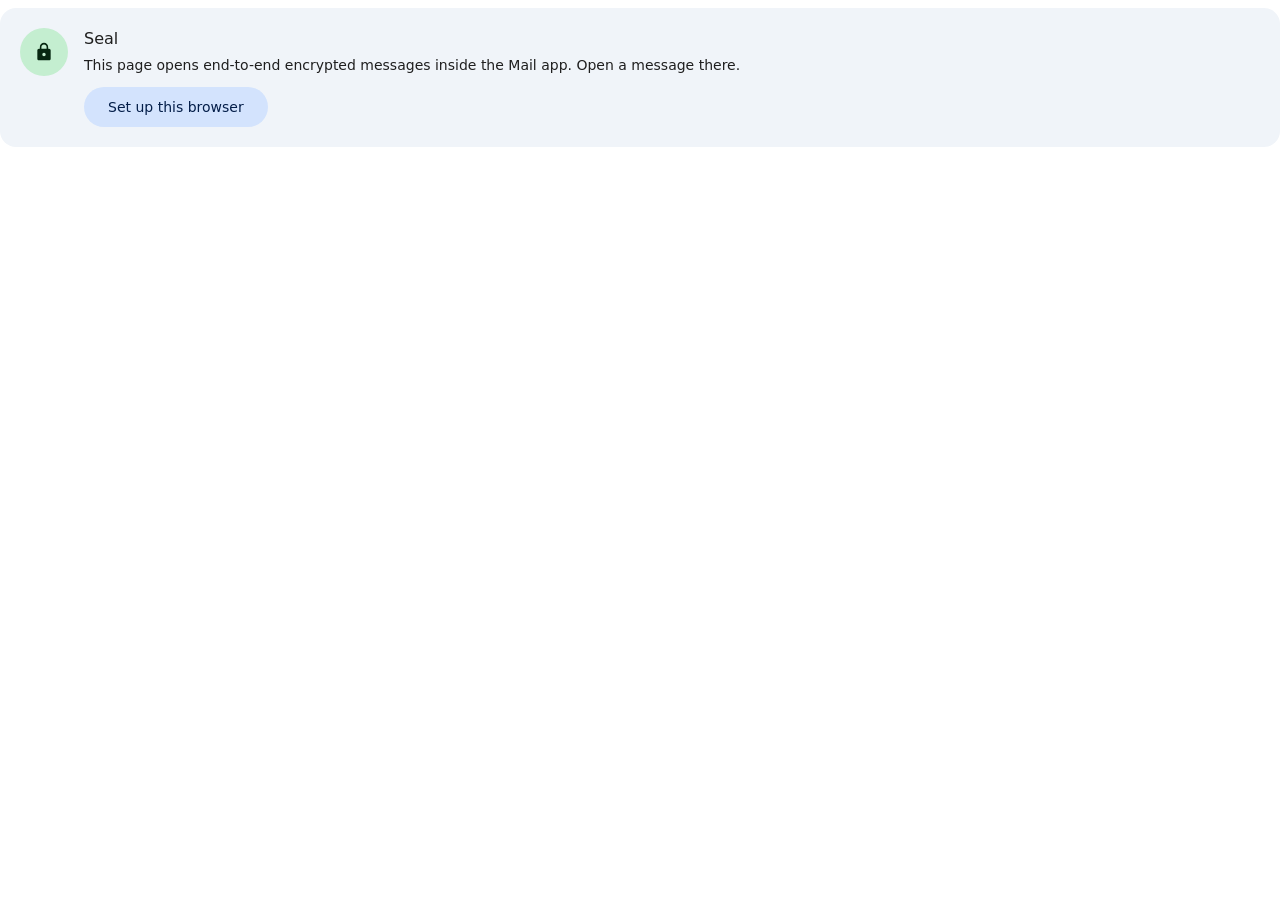
<file: index.html>
<!doctype html>
<html lang="en">
<head>
<meta charset="utf-8">
<meta name="viewport" content="width=device-width, initial-scale=1">
<meta name="color-scheme" content="light dark">
<meta name="referrer" content="no-referrer">
<meta name="robots" content="noindex">
<!-- No network at all beyond this site's own files: connect-src falls back to 'none'. The DKIM keys
     of senders' domains come from dns.html, in a frame of its own (dkim.mjs). -->
<meta http-equiv="Content-Security-Policy" content="default-src 'none'; script-src 'self'; worker-src 'self'; style-src 'self' 'unsafe-inline'; img-src 'self' data: blob:; frame-src 'self'; form-action 'none'; base-uri 'none'">
<title>Seal</title>
<link rel="stylesheet" href="mail.css">
<link rel="stylesheet" href="frame.css">
<link rel="modulepreload" href="embed.mjs">
<link rel="modulepreload" href="store.mjs">
<link rel="modulepreload" href="mime.mjs">
<link rel="modulepreload" href="sites.mjs">
<link rel="modulepreload" href="width.mjs">
<link rel="modulepreload" href="icons.mjs">
<link rel="modulepreload" href="letter.mjs">
<link rel="modulepreload" href="mark.mjs">
<link rel="modulepreload" href="vault.mjs">
<link rel="modulepreload" href="decrypt.mjs">
<link rel="modulepreload" href="sealed-core.mjs">
<link rel="modulepreload" href="seal.mjs">
<link rel="modulepreload" href="keys.mjs">
<link rel="icon" href="data:,">
<script type="module" src="embed.mjs"></script>
</head>
<body class="embed"><main id="view"></main></body>
</html>
</file>
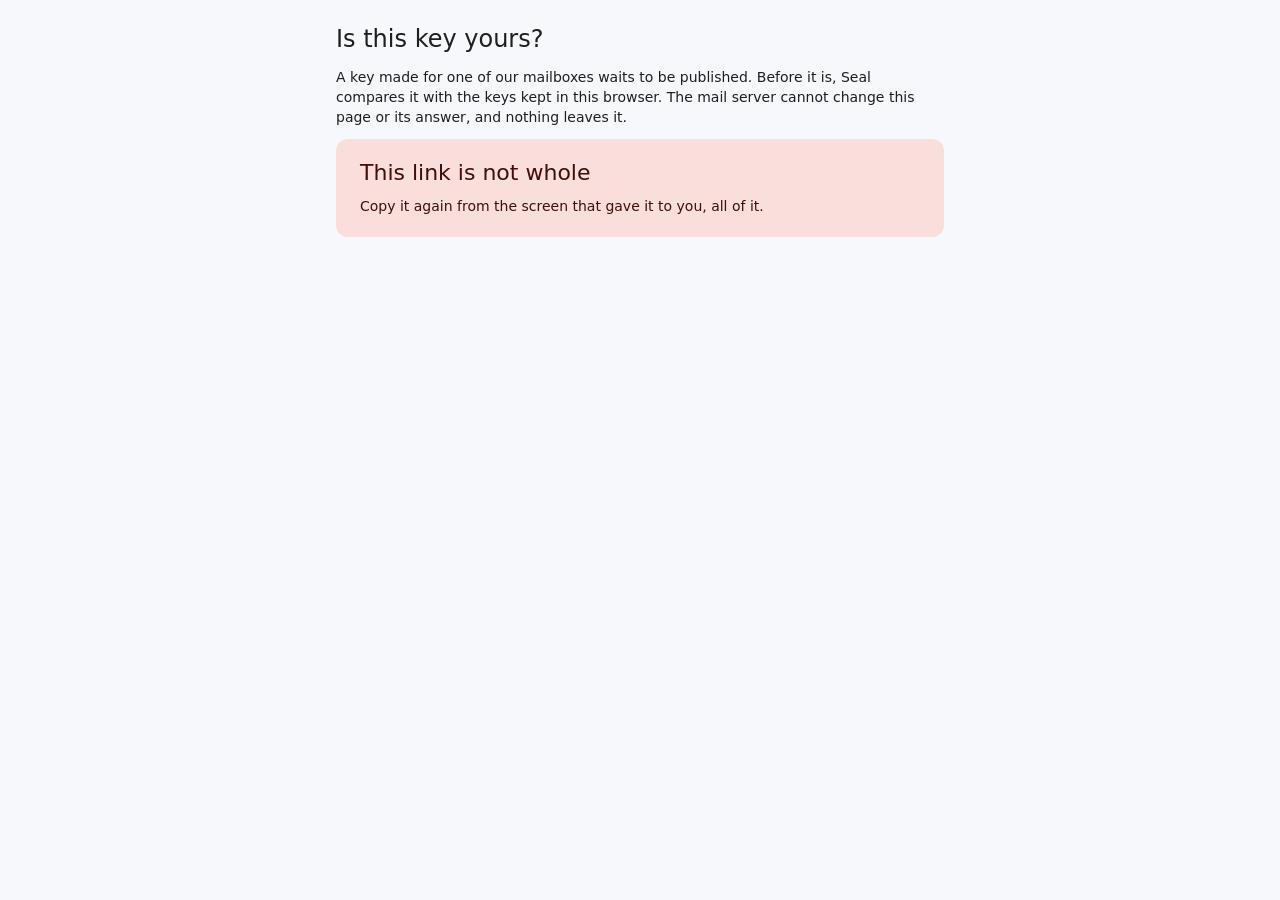
<file: check.html>
<!doctype html>
<html lang="en">
<head>
<meta charset="utf-8">
<meta name="viewport" content="width=device-width, initial-scale=1">
<meta name="color-scheme" content="light dark">
<meta name="referrer" content="no-referrer">
<meta name="robots" content="noindex">
<meta http-equiv="Content-Security-Policy" content="default-src 'none'; script-src 'self'; style-src 'self'; img-src 'self' data:; form-action 'none'; base-uri 'none'">
<title>Check a key</title>
<link rel="stylesheet" href="reader.css">
<link rel="icon" href="data:,">
<script type="module" src="check.mjs"></script>
</head>
<body class="page">
<main class="setup">
  <h1>Is this key yours?</h1>
  <p>A key made for one of our mailboxes waits to be published. Before it is, Seal compares it with the keys kept in this browser. The mail server cannot change this page or its answer, and nothing leaves it.</p>
  <section class="card" id="asked" hidden>
    <h2 id="asked-address"></h2>
    <p class="hint">The key waiting to be published:</p>
    <p class="fingerprint" id="asked-fingerprint"></p>
  </section>
  <section class="verdict" id="verdict" hidden>
    <h2 id="verdict-title"></h2>
    <p id="verdict-text"></p>
  </section>
</main>
</body>
</html>
</file>
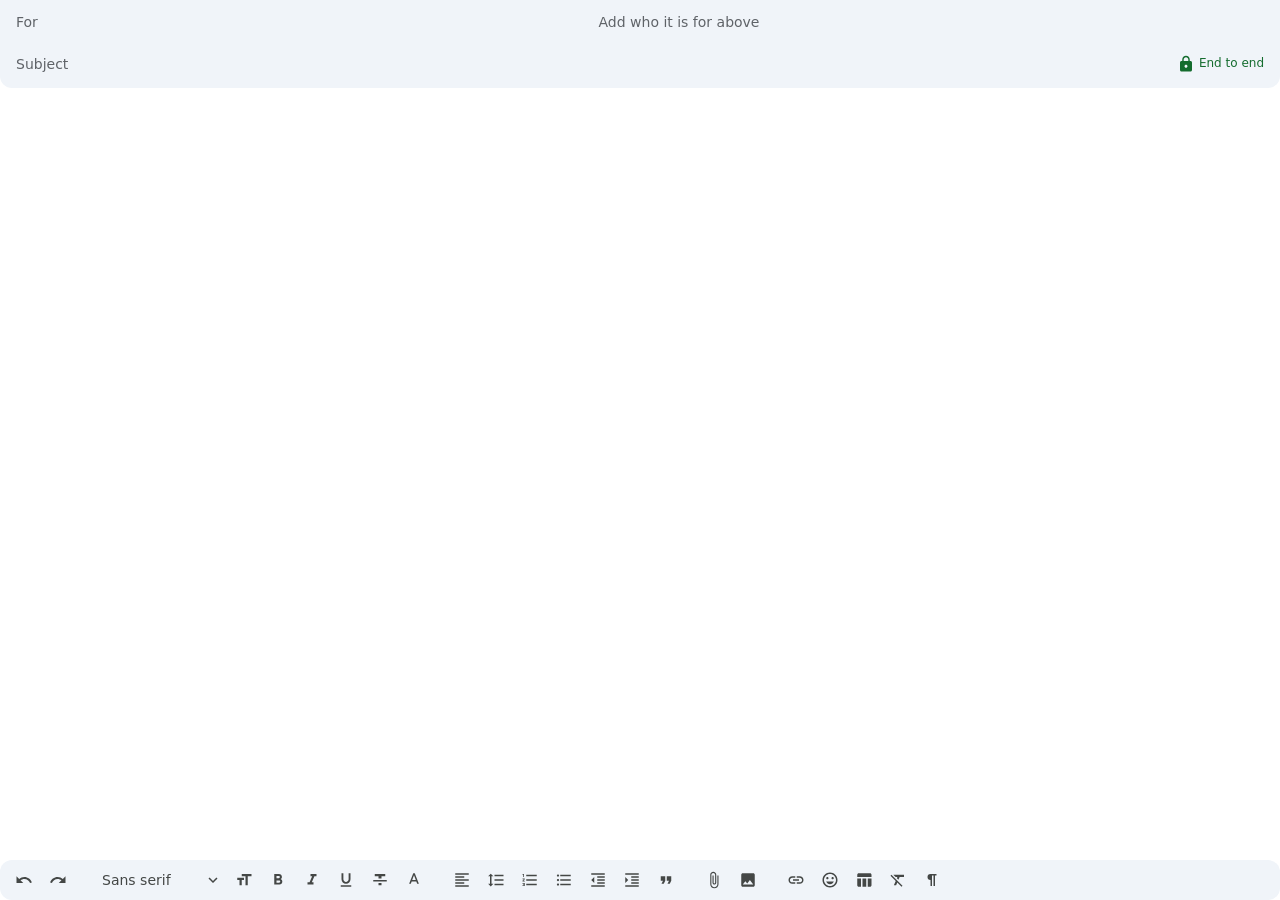
<file: compose.html>
<!doctype html>
<html lang="en">
<head>
<meta charset="utf-8">
<meta name="viewport" content="width=device-width, initial-scale=1">
<meta name="color-scheme" content="light dark">
<meta name="referrer" content="no-referrer">
<meta name="robots" content="noindex">
<!-- No network at all beyond this site's own files. Styles inline: the editor's own formatting. -->
<meta http-equiv="Content-Security-Policy" content="default-src 'none'; script-src 'self'; worker-src 'self'; style-src 'self' 'unsafe-inline'; img-src 'self' data: blob:; form-action 'none'; base-uri 'none'">
<title>Seal: write</title>
<link rel="stylesheet" href="mail.css">
<link rel="stylesheet" href="frame.css">
<link rel="modulepreload" href="compose.mjs">
<link rel="modulepreload" href="sites.mjs">
<link rel="modulepreload" href="width.mjs">
<link rel="modulepreload" href="mime.mjs">
<link rel="modulepreload" href="icons.mjs">
<link rel="modulepreload" href="keys.mjs">
<link rel="modulepreload" href="mark.mjs">
<link rel="modulepreload" href="vault.mjs">
<link rel="modulepreload" href="store.mjs">
<link rel="modulepreload" href="seal.mjs">
<link rel="modulepreload" href="decrypt.mjs">
<link rel="modulepreload" href="sealed-core.mjs">
<link rel="modulepreload" href="tab.mjs">
<script type="module" src="compose.mjs"></script>
</head>
<body class="embed compose-frame">
<form class="pane composer" id="compose" autocomplete="off">
  <div class="fields tail"><div class="line sealed-for" id="sealed-for"><span class="line-label">For</span><span class="sealed-list empty" id="sealed-who">Add who it is for above</span></div><div class="line" data-line="subject"><label for="subject">Subject</label><input id="subject" type="text" enterkeyhint="next"><span class="e2e-label" id="e2e-label"></span></div></div>
  <div class="editor-box"><div class="editor" id="editor" contenteditable="true" role="textbox" aria-multiline="true" aria-label="Message"></div>
    <div class="mark-dock" id="mark-dock" data-shown="false" aria-live="polite"></div></div>
  <div class="attachments" id="files"></div>
  <div class="drop-hint" hidden><span></span></div>
  <div class="editor-tools" role="toolbar" aria-label="Formatting" id="tools"></div>
  <input type="file" id="pictures" accept="image/png,image/jpeg,image/gif,image/webp" multiple hidden>
  <input type="file" id="attach" multiple hidden>
  <div class="link-card pop-card" id="link-card" hidden><label class="field"><span>Link</span><input type="url" id="link-address" value="https://"></label>
    <div class="actions"><button class="text" type="button" id="link-cancel">Cancel</button><button class="filled" type="button" id="link-insert">Insert</button></div></div>
</form>
</body>
</html>
</file>
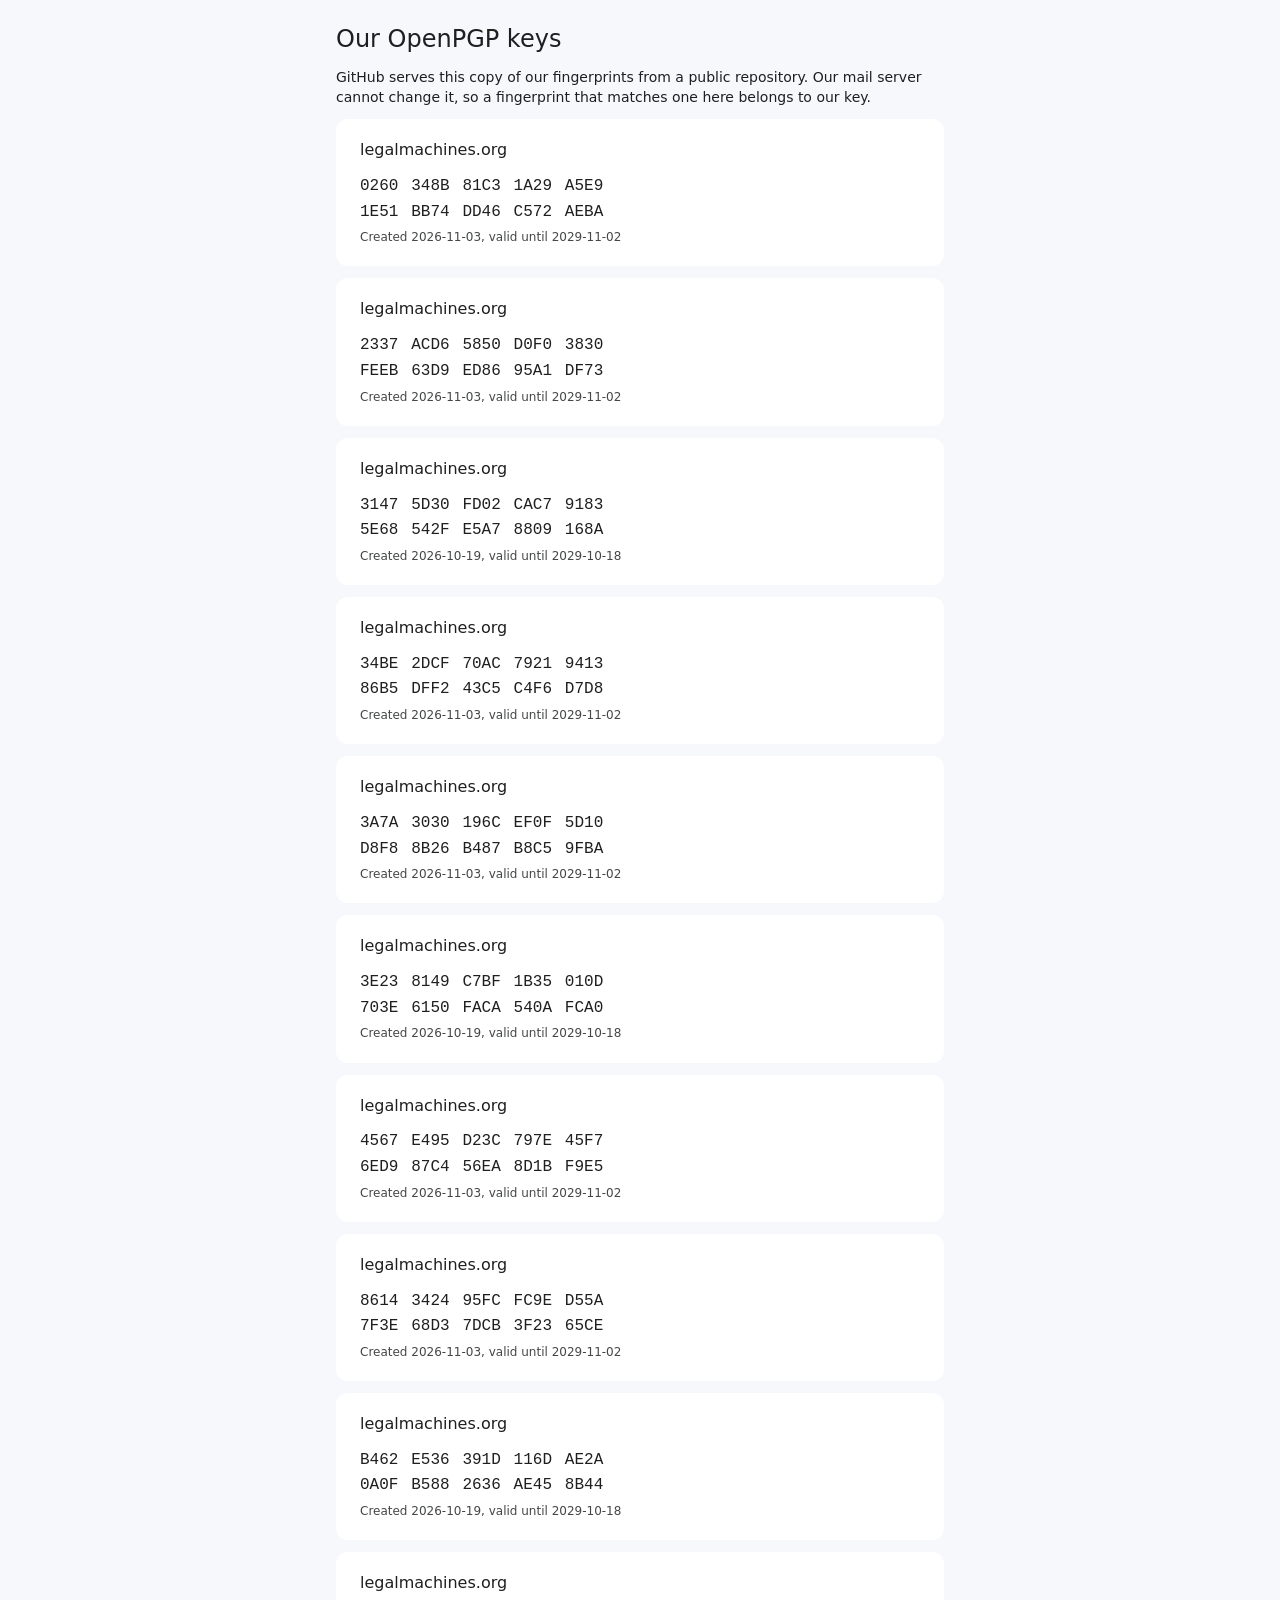
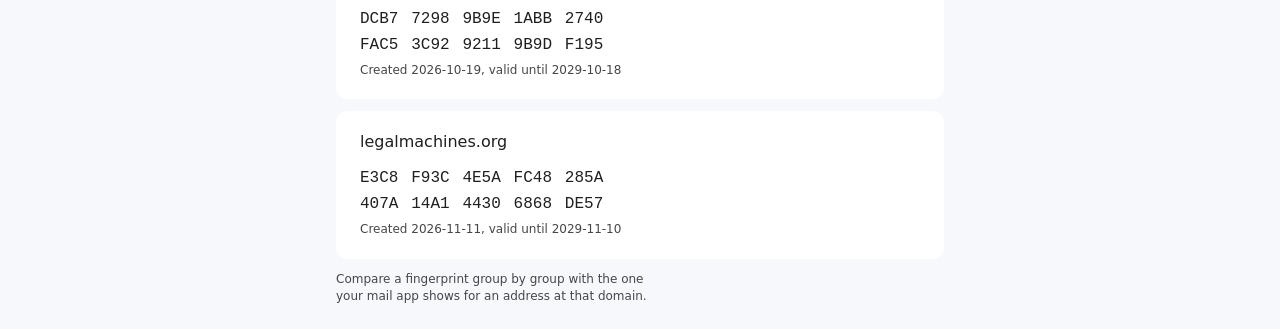
<file: keys.html>
<!doctype html>
<html lang="en">
<head>
<meta charset="utf-8">
<meta name="viewport" content="width=device-width, initial-scale=1">
<meta name="color-scheme" content="light dark">
<meta name="referrer" content="no-referrer">
<meta name="robots" content="noindex">
<meta http-equiv="Content-Security-Policy" content="default-src 'none'; style-src 'self'; img-src 'self' data:; form-action 'none'; base-uri 'none'">
<title>Our OpenPGP keys</title>
<link rel="stylesheet" href="reader.css">
<link rel="icon" href="data:,">
</head>
<body class="page">
<main class="setup">
  <h1>Our OpenPGP keys</h1>
  <p>GitHub serves this copy of our fingerprints from a public repository. Our mail server cannot change it, so a fingerprint that matches one here belongs to our key.</p>
<!-- KEYS-BEGIN (make-keys.py) -->
<section class="card"><h2>legalmachines.org</h2><p class="fingerprint" aria-label="Fingerprint"><span>0260 348B 81C3 1A29 A5E9</span><span>1E51 BB74 DD46 C572 AEBA</span></p><p class="hint">Created 2026-11-03, valid until 2029-11-02</p></section>
<section class="card"><h2>legalmachines.org</h2><p class="fingerprint" aria-label="Fingerprint"><span>2337 ACD6 5850 D0F0 3830</span><span>FEEB 63D9 ED86 95A1 DF73</span></p><p class="hint">Created 2026-11-03, valid until 2029-11-02</p></section>
<section class="card"><h2>legalmachines.org</h2><p class="fingerprint" aria-label="Fingerprint"><span>3147 5D30 FD02 CAC7 9183</span><span>5E68 542F E5A7 8809 168A</span></p><p class="hint">Created 2026-10-19, valid until 2029-10-18</p></section>
<section class="card"><h2>legalmachines.org</h2><p class="fingerprint" aria-label="Fingerprint"><span>34BE 2DCF 70AC 7921 9413</span><span>86B5 DFF2 43C5 C4F6 D7D8</span></p><p class="hint">Created 2026-11-03, valid until 2029-11-02</p></section>
<section class="card"><h2>legalmachines.org</h2><p class="fingerprint" aria-label="Fingerprint"><span>3A7A 3030 196C EF0F 5D10</span><span>D8F8 8B26 B487 B8C5 9FBA</span></p><p class="hint">Created 2026-11-03, valid until 2029-11-02</p></section>
<section class="card"><h2>legalmachines.org</h2><p class="fingerprint" aria-label="Fingerprint"><span>3E23 8149 C7BF 1B35 010D</span><span>703E 6150 FACA 540A FCA0</span></p><p class="hint">Created 2026-10-19, valid until 2029-10-18</p></section>
<section class="card"><h2>legalmachines.org</h2><p class="fingerprint" aria-label="Fingerprint"><span>4567 E495 D23C 797E 45F7</span><span>6ED9 87C4 56EA 8D1B F9E5</span></p><p class="hint">Created 2026-11-03, valid until 2029-11-02</p></section>
<section class="card"><h2>legalmachines.org</h2><p class="fingerprint" aria-label="Fingerprint"><span>8614 3424 95FC FC9E D55A</span><span>7F3E 68D3 7DCB 3F23 65CE</span></p><p class="hint">Created 2026-11-03, valid until 2029-11-02</p></section>
<section class="card"><h2>legalmachines.org</h2><p class="fingerprint" aria-label="Fingerprint"><span>B462 E536 391D 116D AE2A</span><span>0A0F B588 2636 AE45 8B44</span></p><p class="hint">Created 2026-10-19, valid until 2029-10-18</p></section>
<section class="card"><h2>legalmachines.org</h2><p class="fingerprint" aria-label="Fingerprint"><span>DCB7 7298 9B9E 1ABB 2740</span><span>FAC5 3C92 9211 9B9D F195</span></p><p class="hint">Created 2026-10-19, valid until 2029-10-18</p></section>
<section class="card"><h2>legalmachines.org</h2><p class="fingerprint" aria-label="Fingerprint"><span>E3C8 F93C 4E5A FC48 285A</span><span>407A 14A1 4430 6868 DE57</span></p><p class="hint">Created 2026-11-11, valid until 2029-11-10</p></section>
<!-- KEYS-END -->
  <p class="hint">Compare a fingerprint group by group with the one your mail app shows for an address at that domain.</p>
</main>
</body>
</html>
</file>
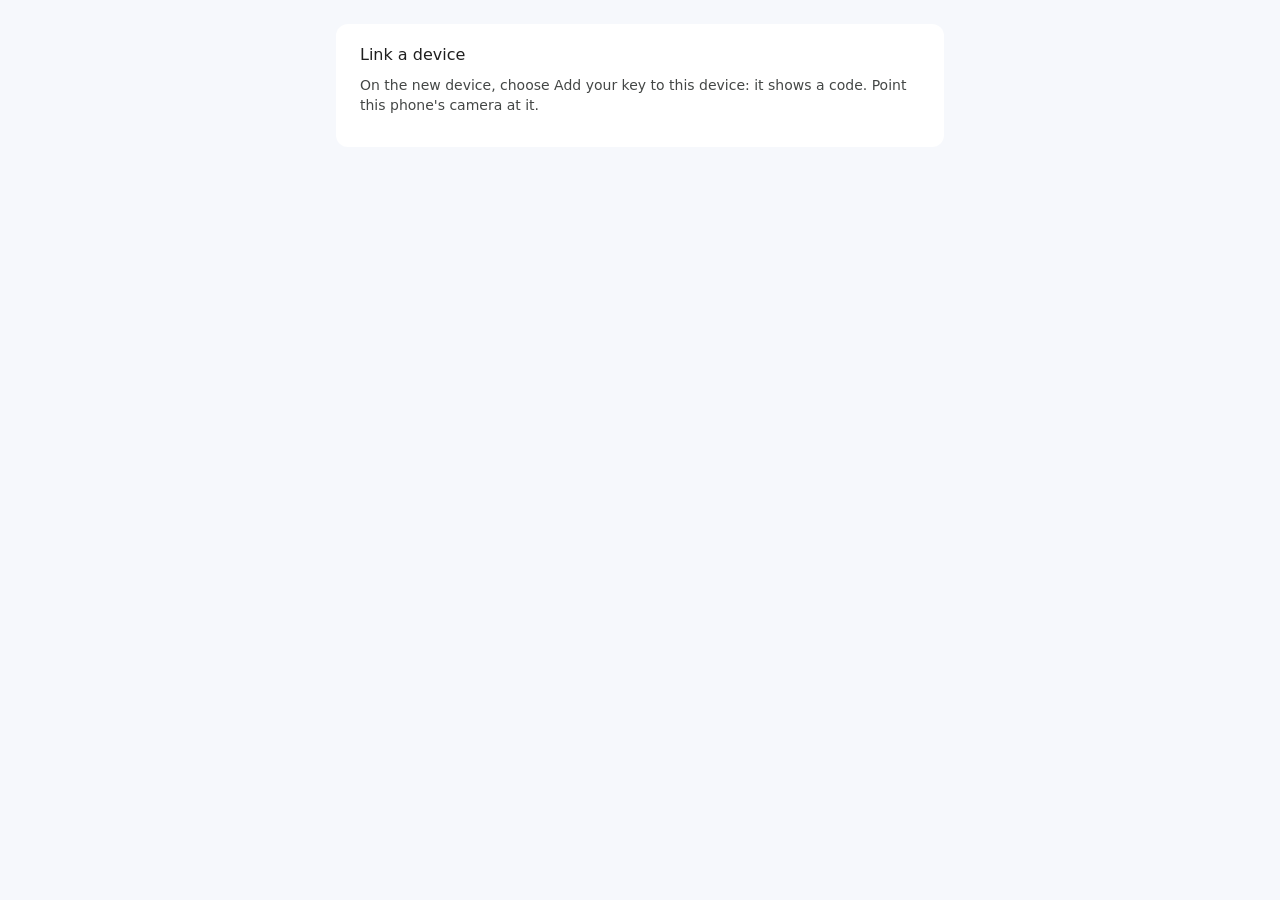
<file: link.html>
<!doctype html>
<html lang="en">
<head>
<meta charset="utf-8">
<meta name="viewport" content="width=device-width, initial-scale=1">
<meta name="color-scheme" content="light dark">
<meta name="referrer" content="no-referrer">
<meta name="robots" content="noindex">
<!-- Link a device, on the device that holds the key: the camera reads the new device's code here and
     nothing goes anywhere but to the Mail tab that opened this one, encrypted for that device (link.mjs).
     The camera's picture stays in this page (media-src for it alone). -->
<meta http-equiv="Content-Security-Policy" content="default-src 'none'; frame-src https://mail.legalmachines.org https://mail.dzyza.com; script-src 'self'; worker-src 'self'; style-src 'self'; img-src 'self' data:; media-src 'self' blob: mediastream:; form-action 'none'; base-uri 'none'">
<title>Link a device</title>
<link rel="icon" href="data:,">
<link rel="stylesheet" href="reader.css">
<!-- jsQR 1.4.0, unmodified (THIRD-PARTY.md), for browsers without a QR reader of their own. -->
<script src="jsqr.js" defer></script>
<script type="module" src="link-page.mjs"></script>
</head>
<body class="page link"><main class="setup" id="link"></main></body>
</html>
</file>
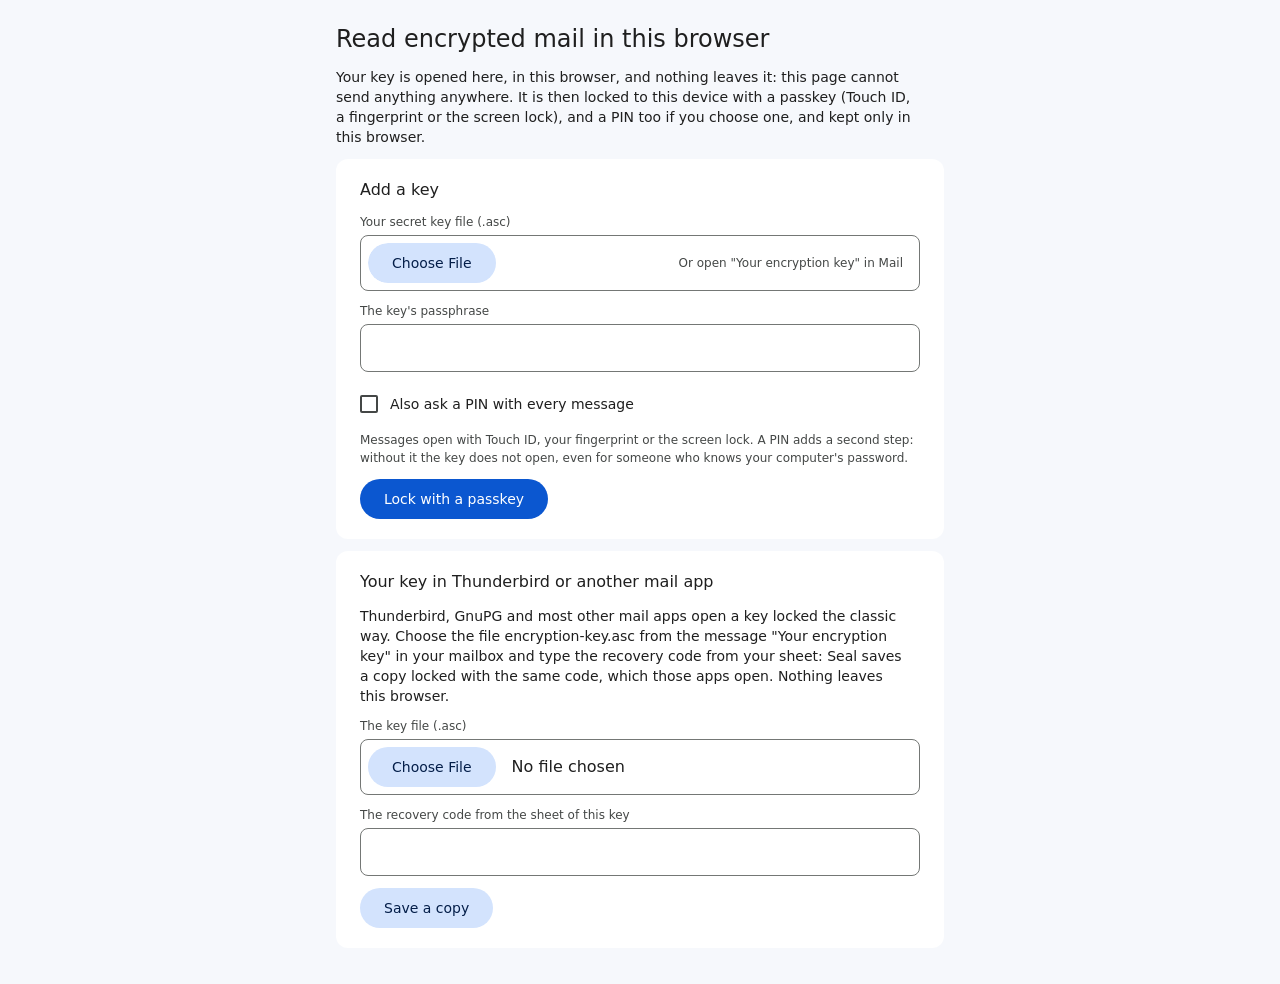
<file: setup.html>
<!doctype html>
<html lang="en">
<head>
<meta charset="utf-8">
<meta name="viewport" content="width=device-width, initial-scale=1">
<meta name="color-scheme" content="light dark">
<meta name="referrer" content="no-referrer">
<meta name="robots" content="noindex">
<meta http-equiv="Content-Security-Policy" content="default-src 'none'; frame-src https://mail.legalmachines.org https://mail.dzyza.com; script-src 'self' 'wasm-unsafe-eval'; worker-src 'self'; style-src 'self'; img-src 'self' data: blob:; form-action 'none'; base-uri 'none'">
<title>Set up Seal</title>
<link rel="stylesheet" href="reader.css">
<link rel="icon" href="data:,">
<script type="module" src="setup.mjs"></script>
</head>
<body class="page">
<main class="setup">
  <h1 id="page-title">Read encrypted mail in this browser</h1>
  <p id="page-intro">Your key is opened here, in this browser, and nothing leaves it: this page cannot send anything anywhere. It is then locked to this device with a passkey (Touch ID, a fingerprint or the screen lock), and a PIN too if you choose one, and kept only in this browser.</p>
  <section class="card" id="continue" hidden>
    <h2>Continue in a new tab</h2>
    <p>Seal works with your key only in a tab that no other page can reach, Mail included. Continue opens one, at this same address; this tab closes by itself when you are done there.</p>
    <div class="actions"><button class="filled" type="button" id="continue-button">Continue</button></div>
  </section>
  <section class="card" id="already" hidden>
    <h2>Your key is here already</h2>
    <p>This browser keeps the key of <b class="already-who"></b>, but Mail cannot see what Seal keeps, so it asks for the key until you connect it, once. Connect to Mail opens a tab of Mail; press Connect there.</p>
    <div class="actions" id="already-actions"><button class="text" type="button" id="already-other">Add another key</button></div>
  </section>
  <section class="card" id="link" hidden>
    <h2>Scan this code with your phone</h2>
    <p>Use the camera of the phone where your encrypted mail opens. Seal opens there: confirm, and your key comes to this device.</p>
    <div class="qr-box"></div>
    <p class="hint link-status" role="status">Waiting for your phone. The code changes every few minutes; nothing secret is in it.</p>
    <div class="actions" id="link-ready" hidden><button class="filled" type="button" id="link-lock">Lock it to this device</button></div>
    <p class="error" role="alert" hidden></p>
    <div class="actions"><button class="text" type="button" id="link-other">Use the recovery code instead</button></div>
  </section>
  <section class="card" id="keys" hidden><h2>Keys in this browser</h2><div class="key-list" role="list"></div></section>
  <section class="card" id="alarm" hidden>
    <h2>Something looks wrong?</h2>
    <div class="alarm-off">
      <p>Your mark, a square of four pictures, shows only while you type in Seal's own composer, and its pictures are always the ones that Show my mark brings up next to your key above. If a message you were writing showed none, or other ones, the page around it was not Seal: stop typing there.</p>
      <p>Report it here. Encrypted mail locks in this browser at once and stays locked until you clear the report on this page, and a private note opens on GitHub for the team.</p>
      <div class="actions"><button class="filled danger" type="button" id="raise">Lock and report</button></div>
    </div>
    <div class="alarm-on" hidden>
      <p><b>Reported <span class="alarm-when"></span>.</b> Encrypted mail is locked in this browser: it opens nothing and sends nothing end to end until you clear the report.</p>
      <div class="actions"><button class="text" type="button" id="report-again">Open the report again</button><button class="text" type="button" id="clear-alarm">Clear the report</button></div>
    </div>
  </section>
  <section class="card" id="create" hidden>
    <h2>Create your end-to-end key</h2>
    <p class="create-for">For <b id="create-address"></b></p>
    <p>The key is made here, in this browser; the mail server never sees it. It is locked to this device with a passkey (Touch ID, a fingerprint or the screen lock), and you get a recovery code to print. With the code, your other devices can add the key too.</p>
    <label class="check"><input type="checkbox" id="create-use-pin"><span>Also ask a PIN with every message</span></label>
    <div id="create-pin-fields" hidden>
      <label class="field"><span>A PIN for this device (at least 6 characters)</span><input type="password" id="create-pin" minlength="6" inputmode="numeric"></label>
      <label class="field"><span>The PIN again</span><input type="password" id="create-pin2" minlength="6" inputmode="numeric"></label>
    </div>
    <div class="actions"><button class="filled" type="button" id="create-button">Create my key</button></div>
    <p class="error" role="alert" hidden></p>
  </section>
  <section class="card sheet" id="sheet" hidden>
    <h2>Your end-to-end key</h2>
    <dl class="sheet-facts">
      <dt>Address</dt><dd id="sheet-address"></dd>
      <dt>Fingerprint</dt><dd class="fingerprint" id="sheet-fingerprint"></dd>
      <dt>Recovery code</dt><dd class="recovery-code" id="sheet-code"></dd>
      <dt>Made</dt><dd id="sheet-date"></dd>
      <dt>Where it opens</dt><dd id="sheet-site"></dd>
    </dl>
    <ul class="sheet-notes">
      <li>Print this page, save it to print, or write the code down now. It is shown only this once.</li>
      <li>With this code and the message "Your encryption key" in your mailbox, any of your devices can add the key. Without the code nobody can open the key in that message, the people who run the mail server included.</li>
      <li>Keep the paper where you keep your passport. Not in a photo, a cloud note or a chat.</li>
      <li>Before anyone can write to you end to end, an administrator publishes the key. They check it with you first, so they publish this key and not another: by a link that opens Seal's check in this browser, or by the fingerprint above, read by phone.</li>
    </ul>
    <p class="warn no-print" id="sheet-clock" hidden></p>
    <div class="no-print" id="sheet-older" hidden>
      <p class="hint">This browser also keeps an older key of this address. Keep it while you still have mail encrypted to it; remove it once you do not.</p>
      <div class="actions"><button class="text" type="button" id="sheet-older-remove">Remove the older keys from this browser</button></div>
    </div>
    <div class="actions no-print"><button class="tonal" type="button" id="sheet-print">Print</button><button class="tonal" type="button" id="sheet-save-code">Save to print</button><button class="text" type="button" id="sheet-save">Save the locked key file</button></div>
    <label class="check no-print"><input type="checkbox" id="sheet-kept"><span>I printed this code or wrote it down</span></label>
    <div class="actions no-print"><button class="filled" type="button" id="sheet-done" disabled>Done</button></div>
  </section>
  <form class="card" id="setup" autocomplete="off">
    <h2>Add a key</h2>
    <p class="handed" id="handed" hidden>Your key came from your mailbox, locked with the recovery code on the sheet you printed when you made it. Type that code to add the key to this browser.</p>
    <label class="field file" id="file-field"><span>Your secret key file (.asc)</span>
      <span class="file-box"><input type="file" id="file" accept=".asc,.gpg,.key,.txt,application/pgp-keys" required aria-describedby="file-status"><small class="file-status" id="file-status">Or open "Your encryption key" in Mail</small></span></label>
    <label class="field"><span id="passphrase-label">The key's passphrase</span><input type="password" id="passphrase" required></label>
    <label class="check"><input type="checkbox" id="use-pin"><span>Also ask a PIN with every message</span></label>
    <div id="pin-fields" hidden>
      <label class="field"><span>A PIN for this device (at least 6 characters)</span><input type="password" id="pin" minlength="6" inputmode="numeric"></label>
      <label class="field"><span>The PIN again</span><input type="password" id="pin2" minlength="6" inputmode="numeric"></label>
    </div>
    <p class="hint">Messages open with Touch ID, your fingerprint or the screen lock. A PIN adds a second step: without it the key does not open, even for someone who knows your computer's password.</p>
    <div class="actions"><button class="filled" type="submit">Lock with a passkey</button></div>
    <p class="error" role="alert" hidden></p>
  </form>
  <form class="card" id="other-app" autocomplete="off">
    <h2>Your key in Thunderbird or another mail app</h2>
    <p>Thunderbird, GnuPG and most other mail apps open a key locked the classic way. Choose the file encryption-key.asc from the message "Your encryption key" in your mailbox and type the recovery code from your sheet: Seal saves a copy locked with the same code, which those apps open. Nothing leaves this browser.</p>
    <label class="field"><span>The key file (.asc)</span><input type="file" id="other-file" accept=".asc,.gpg,.key,.txt,application/pgp-keys" required></label>
    <p class="hint" id="other-info" hidden></p>
    <label class="field"><span>The recovery code from the sheet of this key</span><input type="password" id="other-code" required></label>
    <div class="actions"><button class="tonal" type="submit">Save a copy</button></div>
    <p class="error" role="alert" hidden></p>
    <p class="hint" id="other-done" role="status" hidden>Saved. In Thunderbird: Account Settings, End-To-End Encryption, Add Key, Import an existing OpenPGP Key. Choose the copy and type the recovery code.</p>
  </form>
  <div class="done card" role="status" hidden></div>
  <section class="card" id="connect" hidden>
    <h2>Connect your key to Mail</h2>
    <p>Mail has not taken your key yet, so it does not open your encrypted messages in this browser. Connect it: a tab of Mail opens, and your key is kept there once you press Connect.</p>
    <div class="actions"><button class="filled" type="button">Connect to Mail</button></div>
  </section>
</main>
  <dialog class="confirm" id="remove-dialog" aria-labelledby="remove-title">
    <form method="dialog"><h2 id="remove-title" tabindex="-1" autofocus>Remove this key?</h2><p class="confirm-text"></p>
      <div class="actions"><button class="text" value="cancel">Cancel</button><button class="text danger" value="remove">Remove</button></div></form>
  </dialog>
</body>
</html>
</file>
<file: mail.css>
/* The Mail app's stylesheet, copied by make-styles.py from webmail/src/Assets.h, its rules for narrow windows
   keyed to the window's width as the page tells it (html.narrow, .phone, .wide). Do not edit here. */
:root{
--c-bg:#f6f8fc;--c-surface:#fff;--c-surface-2:#f0f4f9;--c-surface-3:#e9eef6;--c-surface-4:#dde3ea;
--c-text:#1f1f1f;--c-text-2:#444746;--c-text-3:#5f6368;
--c-primary:#0b57d0;--c-on-primary:#fff;--c-primary-soft:#c2e7ff;--c-on-primary-soft:#001d35;
--c-selected:#d3e3fd;--c-row-hover:#e7eefa;--c-on-selected:#041e49;--c-read:#f2f6fc;--c-hover:rgba(68,71,70,.08);--c-press:rgba(68,71,70,.1);--c-outline:#747775;--c-outline-variant:#c4c7c5;
--c-star:#e8a600;--c-important:#e8a600;--c-danger:#b3261e;--c-danger-soft:#f9dedc;--c-on-danger-soft:#410e0b;--c-on-danger:#fff;--c-good:#146c2e;--c-good-soft:#c4eed0;--c-on-good-soft:#072711;--c-warn-soft:#ffdf99;--c-on-warn-soft:#261a00;
--c-inverse:#303030;--c-on-inverse:#f2f2f2;--c-inverse-accent:#a8c7fa;--c-frame:#fff;--c-scrim:rgba(0,0,0,.32);
--c-brand:#0b3a8a;--c-on-brand:#fff;--c-brand-calendar:#0b6b5f;--c-brand-boards:#6a3fb0;--c-brand-clock:#c2410c;--c-brand-time:#a3245e;--c-brand-decks:#00639b;--c-brand-drive:#8a6400;--c-warn:#f9ab00;--c-social:#1a73e8;--c-promotions:#188038;--c-updates:#e37400;--c-updates-badge:#b45309;--c-all:#5f6368;--c-forums:#9334e6;--c-on-badge:#fff;
--cat-0:#0b57d0;--cat-1:#146c2e;--cat-2:#8b5000;--cat-3:#ba1a1a;--cat-4:#7b4fad;--cat-5:#a8326f;--cat-6:#006a60;--cat-7:#4d616c;--cat-8:#4a5bb5;--cat-9:#6750a4;--cat-10:#00639b;--cat-11:#006876;--cat-12:#386a20;--cat-13:#5b6300;--cat-14:#785a00;--cat-15:#a23f00;--cat-16:#775654;--cat-17:#5f6368;
--c-tone-0:#1a5fd0;--c-tone-1:#18794e;--c-tone-2:#b3510f;--c-tone-3:#c5221f;--c-tone-4:#7e3ab8;--c-tone-5:#b0346f;--c-tone-6:#0a7a83;--c-tone-7:#5b6b7a;--c-on-tone:#fff;
--f-sans:system-ui,-apple-system,BlinkMacSystemFont,"Segoe UI",Roboto,Helvetica,Arial,sans-serif;--f-mono:ui-monospace,SFMono-Regular,Menlo,Consolas,monospace;
--t-3xs:10px;--t-2xs:11px;--t-xs:12px;--t-sm:13px;--t-md:14px;--t-lg:16px;--t-xl:18px;--t-2xl:22px;--t-3xl:24px;--lh:1.43;--w-regular:400;--w-medium:500;--w-bold:700;
--s-1:4px;--s-2:8px;--s-3:12px;--s-4:16px;--s-5:20px;--s-6:24px;--s-7:32px;--s-8:48px;--s-9:64px;
--h-chip:20px;--h-sm:32px;--h-md:40px;--h-lg:48px;--h-xl:56px;--h-top:64px;--w-nav:256px;--w-who:180px;--w-time:104px;--w-text:880px;--icon:20px;--icon-sm:18px;
--r-xs:4px;--r-sm:8px;--r-md:12px;--r-lg:16px;--r-xl:28px;--r-full:999px;
--e-1:0 1px 2px rgba(60,64,67,.3),0 1px 3px 1px rgba(60,64,67,.15);--e-2:0 2px 6px 2px rgba(60,64,67,.15),0 1px 2px rgba(60,64,67,.3);--e-3:0 4px 8px 3px rgba(60,64,67,.15),0 1px 3px rgba(60,64,67,.3);
--ease:cubic-bezier(.2,0,0,1);--fast:150ms;

--ease-standard:cubic-bezier(.2,0,0,1);--ease-standard-decel:cubic-bezier(0,0,0,1);--ease-standard-accel:cubic-bezier(.3,0,1,1);--ease-emphasized-decel:cubic-bezier(.05,.7,.1,1);--ease-emphasized-accel:cubic-bezier(.3,0,.8,.15);--d-short1:50ms;--d-short2:100ms;--d-short3:150ms;--d-short4:200ms;--d-medium1:250ms;--d-medium2:300ms;--d-medium3:350ms;--d-medium4:400ms;--d-long1:450ms;--d-long2:500ms}
@media (prefers-color-scheme:dark){:root{
--c-bg:#131314;--c-surface:#1e1f20;--c-surface-2:#26282a;--c-surface-3:#2d2f31;--c-surface-4:#37393b;
--c-text:#e3e3e3;--c-text-2:#c4c7c5;--c-text-3:#a8aaa8;--c-primary:#a8c7fa;--c-on-primary:#062e6f;--c-primary-soft:#004a77;--c-on-primary-soft:#c2e7ff;
--c-selected:#004a77;--c-row-hover:#2d333c;--c-on-selected:#d3e3fd;--c-read:#1a1b1c;--c-hover:rgba(227,227,227,.08);--c-press:rgba(227,227,227,.1);--c-outline:#8e918f;--c-outline-variant:#444746;
--c-star:#fdd663;--c-important:#fdd663;--c-danger:#f2b8b5;--c-danger-soft:#8c1d18;--c-on-danger-soft:#f9dedc;--c-on-danger:#601410;--c-good:#6dd58c;--c-good-soft:#0f5223;--c-on-good-soft:#c4eed0;--c-warn-soft:#5c4300;--c-on-warn-soft:#ffdf99;
--c-inverse:#e3e3e3;--c-on-inverse:#303030;--c-inverse-accent:#0b57d0;--e-1:0 1px 3px rgba(0,0,0,.6);--e-2:0 2px 8px rgba(0,0,0,.6);--e-3:0 4px 12px rgba(0,0,0,.65);
--cat-0:#a8c7fa;--cat-1:#6dd58c;--cat-2:#ffb870;--cat-3:#ffb4ab;--cat-4:#dbb8ff;--cat-5:#ffb0cd;--cat-6:#53dbc9;--cat-7:#b4cad6;--cat-8:#bac3ff;--cat-9:#d0bcff;--cat-10:#92ccff;--cat-11:#4fd8eb;--cat-12:#9cd67d;--cat-13:#c4d074;--cat-14:#f6be38;--cat-15:#ffb693;--cat-16:#e7bdb8;--cat-17:#c4c7c5;
--c-brand:#2a64d6;--c-brand-calendar:#12806f;--c-brand-boards:#7b52c8;--c-brand-clock:#e8742a;--c-brand-time:#d6609a;--c-brand-decks:#1a74b3;--c-brand-drive:#b8860b;--c-warn:#fdd663;--c-social:#8ab4f8;--c-promotions:#81c995;--c-updates:#fcad70;--c-updates-badge:#fcad70;--c-all:#c4c7c5;--c-forums:#d7aefb;--c-on-badge:#131314}}


*,*::before,*::after{corner-shape:superellipse(1.6)}
@supports (corner-shape:round){:root{--r-xs:5px;--r-sm:10px;--r-md:15px;--r-lg:20px;--r-xl:34px}}

@view-transition{navigation:auto}
.top{view-transition-name:top}.nav{view-transition-name:side}
::view-transition-old(root),::view-transition-new(root){animation-duration:var(--d-short3)}
@media (prefers-reduced-motion:reduce){@view-transition{navigation:none}}

@supports not (corner-shape:round){@media screen and (min-width:841px) and (min-height:501px),screen and (min-width:841px) and (hover:hover){
:root{--g2:url("data:image/svg+xml,%3Csvg xmlns='http://www.w3.org/2000/svg' width='162' height='162'%3E%3Cpath d='M82 0c28 0 42 0 52.7 5.45a50 50 0 0 1 21.85 21.85c5.45 10.7 5.45 24.7 5.45 52.7L162 82c0 28 0 42 -5.45 52.7a50 50 0 0 1 -21.85 21.85c-10.7 5.45 -24.7 5.45 -52.7 5.45L80 162c-28 0 -42 0 -52.7 -5.45a50 50 0 0 1 -21.85 -21.85c-5.45 -10.7 -5.45 -24.7 -5.45 -52.7L0 80c0 -28 0 -42 5.45 -52.7a50 50 0 0 1 21.85 -21.85c10.7 -5.45 24.7 -5.45 52.7 -5.45Z'/%3E%3C/svg%3E")}
dialog.card-dialog,dialog.ask,dialog.scope,dialog.picture-editor,.board,.calendar,.board-menu,.board-tile,.invite-card,
.pane:not(:has(details[open])),.boards-home:not(:has(details[open])),.bcol:not(:has(details[open])):not(.lifted){border-radius:0;-webkit-mask-box-image:var(--g2) 80 fill / var(--g2-r,26px) stretch}
dialog.card-dialog,dialog.ask,dialog.scope,dialog.picture-editor{--g2-r:45px}.board-tile{--g2-r:19px}}}


*{scrollbar-width:none}
::-webkit-scrollbar{display:none;width:0;height:0}


:where(:not(.editor *,.signature-editor *)){box-sizing:border-box}

html{-webkit-tap-highlight-color:transparent;background:var(--c-bg)}  
:focus:not(:focus-visible){outline:none}
.icon-button:active,.menu-item:active,.folders a:active,.text:active,.text-link:active,.tab:active,.dock-tab:active,.settings-nav a:active,
.outlined:active,.fold-rows:active,.star:active,.imp:active{background-color:color-mix(in srgb,currentColor 10%,transparent)}html,body{margin:0;min-height:100%}

a[class]:not(.addr),button,summary,.folders a,.settings-nav a,.toolbar a,.pop a,.tabs a,.dock-tabs a{-webkit-touch-callout:none;-webkit-user-select:none;user-select:none}
body{background:var(--c-bg);color:var(--c-text);font:var(--w-regular) var(--t-md)/var(--lh) var(--f-sans);-webkit-font-smoothing:antialiased;-webkit-text-size-adjust:100%}
a:where(:not(.editor *,.signature-editor *)){color:var(--c-primary);text-decoration:none}
svg.i{width:var(--icon);height:var(--icon);fill:currentColor;flex:none}
h1:where(:not(.editor *,.signature-editor *)){font-size:var(--t-2xl);font-weight:var(--w-regular);margin:0}h2:where(:not(.editor *,.signature-editor *)){font-size:var(--t-lg);font-weight:var(--w-medium);margin:0 0 var(--s-3)}
button,input,select,textarea{font:inherit;color:inherit}
input::-webkit-calendar-picker-indicator{display:none!important}
:focus-visible{outline:3px solid var(--c-primary);outline-offset:2px}
[hidden]{display:none!important}


.filled,.tonal,.outlined,.text,.text-link{display:inline-flex;align-items:center;justify-content:center;gap:var(--s-2);height:var(--h-md);padding:0 var(--s-6);
border:0;border-radius:var(--r-full);font-size:var(--t-md);font-weight:var(--w-medium);white-space:nowrap;cursor:pointer;text-decoration:none;
transition:background-color var(--fast) var(--ease);corner-shape:round}
.filled{background:var(--c-primary);color:var(--c-on-primary)}.filled.danger{background:var(--c-danger);color:var(--c-on-danger)}button:disabled{opacity:.38;cursor:default;box-shadow:none}
.tonal{background:var(--c-selected);color:var(--c-on-selected)}
.outlined{border:1px solid var(--c-outline);background:transparent;color:var(--c-primary);padding:0 var(--s-6)}.outlined:has(> svg.i:first-child){padding-left:var(--s-4)}
.text,.text-link{background:transparent;color:var(--c-primary);padding:0 var(--s-3)}

@media (hover:hover){.filled:not(:disabled):hover{background:color-mix(in srgb,var(--c-primary) 86%,var(--c-on-primary))}}
@media (hover:hover){.filled.danger:not(:disabled):hover{background:color-mix(in srgb,var(--c-danger) 86%,var(--c-on-danger))}}
@media (hover:hover){.tonal:not(:disabled):hover{background:color-mix(in srgb,var(--c-selected) 86%,var(--c-on-selected))}}@media (hover:hover){.outlined:hover,.text:hover,.text-link:hover{background:var(--c-hover)}}
.filled svg.i,.tonal svg.i,.outlined svg.i,.text-link svg.i{width:var(--icon-sm);height:var(--icon-sm)}
.text.small{height:var(--h-sm);padding:0 var(--s-3);font-size:var(--t-md)}
.danger{color:var(--c-danger)}
.icon-button{display:inline-grid;place-items:center;width:var(--h-md);height:var(--h-md);padding:0;border:0;border-radius:var(--r-full);background:transparent;
color:var(--c-text-2);cursor:pointer;flex:none;list-style:none;transition:background-color var(--fast) var(--ease);corner-shape:round}
.icon-button::-webkit-details-marker{display:none}
@media (hover:hover){.icon-button:hover{background:var(--c-hover)}}.icon-button:active{background:var(--c-press)}.icon-button.off{opacity:.38;cursor:default}@media (hover:hover){.icon-button.off:hover{background:transparent}}
input[type=checkbox],input[type=radio]{-webkit-appearance:none;appearance:none;position:relative;display:inline-grid;place-content:center;flex:none;width:18px;height:18px;margin:0;border:2px solid var(--c-text-2);border-radius:2px;background:transparent;color:var(--c-on-primary);cursor:pointer;transition:background-color var(--fast) var(--ease),border-color var(--fast) var(--ease)}
input[type=radio]{width:20px;height:20px;border-radius:var(--r-full);corner-shape:round}
input[type=checkbox]::before,input[type=radio]::before{content:"";position:absolute;inset:-12px;border-radius:var(--r-full);corner-shape:round}
@media (hover:hover){input[type=checkbox]:hover::before,input[type=radio]:hover::before{background:var(--c-hover)}}input[type=checkbox]:active::before,input[type=radio]:active::before{background:var(--c-press)}
input[type=checkbox]:checked,input[type=checkbox]:indeterminate{border-color:var(--c-primary);background:var(--c-primary)}
input[type=checkbox]:checked::after{content:"";width:5px;height:10px;margin-top:-2px;border:solid currentColor;border-width:0 2px 2px 0;transform:rotate(45deg)}
input[type=checkbox]:indeterminate::after{content:"";width:10px;height:2px;background:currentColor}
input[type=radio]:checked{border-color:var(--c-primary)}input[type=radio]:checked::after{content:"";width:10px;height:10px;border-radius:var(--r-full);background:var(--c-primary);corner-shape:round}
input[type=checkbox]:disabled,input[type=radio]:disabled{opacity:.38;cursor:default}
.field input,.field textarea,.field select,.form.inline input[type=text],.form.inline select,ul.rules input[type=text]{
width:100%;min-height:var(--h-md);padding:var(--s-2) var(--s-4);border:1px solid var(--c-outline);border-radius:var(--r-xs);background:transparent;color:var(--c-text);font-size:var(--t-lg)}
.field input,.field select{height:var(--h-xl)}.field textarea{padding:var(--s-4)}
@media (hover:hover){.field :is(input,textarea,select):hover:not(:focus),.form.inline :is(input,select):hover:not(:focus),ul.rules input:hover:not(:focus){border-color:var(--c-text)}}
.field input:focus,.field textarea:focus,.field select:focus,.form.inline input:focus,.form.inline select:focus,ul.rules input:focus{outline:0;border-color:var(--c-primary);box-shadow:inset 0 0 0 1px var(--c-primary)}


.pop{position:relative;display:inline-block}
.pop-card{position:absolute;left:0;top:calc(100% + var(--s-1));z-index:30;display:grid;gap:2px;min-width:220px;max-height:60dvh;overflow:auto;padding:var(--s-2);
border-radius:var(--r-md);background:var(--c-surface);box-shadow:var(--e-2)}
.pop.right .pop-card{left:auto;right:0}.pop.up .pop-card{top:auto;bottom:calc(100% + var(--s-2))}
.pop-title{margin:var(--s-1) var(--s-3) var(--s-2);color:var(--c-text-2);font-size:var(--t-xs);font-weight:var(--w-medium)}
.menu-item{display:flex;align-items:center;gap:var(--s-3);width:100%;min-height:var(--h-md);padding:0 var(--s-3);border:0;border-radius:var(--r-sm);
background:transparent;color:var(--c-text);text-align:left;cursor:pointer;white-space:nowrap}
@media (hover:hover){.menu-item:hover{background:var(--c-hover)}}.menu-item svg.i{fill:var(--c-text-2)}
.pop-card .field{margin:var(--s-2) var(--s-3) 0}

.schedule-card .schedule-zone{margin:0 var(--s-3) var(--s-2)}.schedule-card .menu-item small{margin-left:auto;padding-left:var(--s-4);color:var(--c-text-3);font-size:var(--t-xs)}
.schedule-card .your-time-line{margin:var(--s-1) var(--s-3) 0;color:var(--c-text-2);font-size:var(--t-xs)}.pop-card .tonal{justify-self:end;margin:var(--s-2) var(--s-1) var(--s-1)}
.pop > summary{list-style:none}.pop > summary::-webkit-details-marker{display:none}
.pop[open] > summary::before{content:"";position:fixed;inset:0;z-index:29;cursor:default}

.pop[open] > summary.icon-button{background:var(--c-hover)}
.toolbar:has(.pop[open]){z-index:31}


.top{display:grid;grid-template-columns:var(--w-nav) minmax(0,1fr) auto;align-items:center;height:var(--h-top);padding:var(--s-2) var(--s-4) var(--s-2) 0}
.logo-cell{display:flex;align-items:center;gap:var(--s-1);min-width:0;padding-left:14px}
.menu{display:inline-grid;cursor:pointer}
.logo{display:flex;align-items:center;min-width:0;padding:0 var(--s-2)}

svg.brand-badge{display:block;flex:none;width:auto;height:30px;aspect-ratio:432.4/192;border-radius:9.25%/20.83%;background:var(--c-brand)}
svg.brand-badge rect{fill:transparent}svg.brand-badge path{fill:var(--c-on-brand)}
svg.brand-badge[data-app=calendar]{aspect-ratio:811.4/192;border-radius:4.93%/20.83%;background:var(--c-brand-calendar)}
svg.brand-badge[data-app=clock]{aspect-ratio:546.1/192;border-radius:7.32%/20.83%;background:var(--c-brand-clock)}
svg.brand-badge[data-app=time]{aspect-ratio:488/192;border-radius:8.2%/20.83%;background:var(--c-brand-time)}
svg.brand-badge[data-app=boards]{aspect-ratio:667.5/192;border-radius:5.99%/20.83%;background:var(--c-brand-boards)}
svg.brand-badge[data-app=decks]{aspect-ratio:581.5/192;border-radius:6.88%/20.83%;background:var(--c-brand-decks)}
svg.brand-badge[data-app=drive]{aspect-ratio:508.3/192;border-radius:7.87%/20.83%;background:var(--c-brand-drive)}
.brand-text{font-size:var(--t-2xl);font-weight:var(--w-bold);color:var(--c-brand);white-space:nowrap}
.search{display:flex;align-items:center;gap:var(--s-3);height:var(--h-lg);padding:0 var(--s-4);border-radius:var(--r-xl);background:var(--c-surface-3);
transition:background-color var(--fast) var(--ease)}
.search:focus-within{background:var(--c-surface);outline:2px solid var(--c-primary-soft);outline-offset:-2px}.search svg.i{fill:var(--c-text-2)}
.search input{flex:1;min-width:0;height:100%;border:0;outline:0;background:transparent;font-size:var(--t-lg)}

.top form.search{position:relative}
.search-drop{position:absolute;top:calc(100% + var(--s-1));left:0;right:0;z-index:70;display:grid;grid-template-columns:minmax(0,1fr);gap:2px;max-height:min(480px,70vh);padding:var(--s-2);overflow-y:auto;
border-radius:var(--r-lg);background:var(--c-surface);box-shadow:var(--e-3)}
.search-drop[hidden]{display:none}.search-drop .pop-title{margin:var(--s-1) var(--s-3) var(--s-1)}:root.wide .search-drop{min-width:min(480px,calc(100vw - var(--w-nav) - 2 * var(--s-4)))}

.sugg{display:flex;align-items:center;gap:var(--s-3);min-height:40px;border-radius:var(--r-sm)}.sugg .sugg-t{flex:1;min-width:0;overflow:hidden;text-overflow:ellipsis;white-space:nowrap}
.sugg small{flex:none;max-width:40%;overflow:hidden;color:var(--c-text-3);text-overflow:ellipsis;white-space:nowrap}
.sugg.active,.sugg-all.active{background:var(--c-selected);color:var(--c-on-selected)}.sugg-all{color:var(--c-primary)}
.sugg-none{margin:var(--s-2) var(--s-3);color:var(--c-text-3)}
.sugg svg.i{flex:none;width:20px;height:20px;fill:var(--c-text-2)}.sugg .avatar{flex:none}
.sugg-group + .sugg-group{margin-top:var(--s-2)}
.me{display:flex;align-items:center;justify-content:flex-end;gap:var(--s-1);padding-left:var(--s-4)}.me form{display:contents}
.me-link{display:inline-grid;margin-left:var(--s-2);border-radius:var(--r-full);transition:outline-color var(--fast) var(--ease);corner-shape:round}
@media (hover:hover){.me-link:hover{outline:4px solid var(--c-hover)}}
.avatar{position:relative;display:inline-grid;place-items:center;flex:none;width:var(--h-sm);height:var(--h-sm);overflow:hidden;border-radius:var(--r-full);
background:var(--c-primary);color:var(--c-on-primary);font-weight:var(--w-medium);corner-shape:round}

.avatar .pic{position:absolute;inset:0;width:100%;height:100%;object-fit:cover}
.avatar.t0{background:var(--c-tone-0)}.avatar.t1{background:var(--c-tone-1)}.avatar.t2{background:var(--c-tone-2)}.avatar.t3{background:var(--c-tone-3)}
.avatar.t4{background:var(--c-tone-4)}.avatar.t5{background:var(--c-tone-5)}.avatar.t6{background:var(--c-tone-6)}.avatar.t7{background:var(--c-tone-7)}
.avatar.t0,.avatar.t1,.avatar.t2,.avatar.t3,.avatar.t4,.avatar.t5,.avatar.t6,.avatar.t7{color:var(--c-on-tone)}
.avatar .pic.loaded{background:var(--c-surface)}


.app{display:grid;grid-template-columns:var(--w-nav) minmax(0,1fr);align-items:start}
.nav{position:sticky;top:var(--h-top);display:flex;flex-direction:column;height:calc(100dvh - var(--h-top));overflow:auto;padding:var(--s-1) 0 var(--s-4) var(--s-2)}

.nav > *{flex:none}
.nav-brand{display:none}
.compose-button{display:flex;align-items:center;gap:var(--s-3);height:var(--h-xl);margin:0 var(--s-2) var(--s-3) 0;padding:0 var(--s-6) 0 var(--s-4);border-radius:var(--r-lg);
background:var(--c-primary-soft);color:var(--c-on-primary-soft);font-weight:var(--w-medium);transition:background-color var(--fast) var(--ease)}
.compose-button svg.i{transition:transform var(--d-medium1) var(--ease)}
@media (hover:hover){.compose-button:hover{background:color-mix(in srgb,var(--c-primary-soft) 78%,var(--c-primary))}}
@media (hover:hover){.compose-button:hover svg.i{transform:rotate(-14deg) translate(-1px,-1px)}}
@media (prefers-reduced-motion:reduce){.compose-button svg.i{transition:none}@media (hover:hover){.compose-button:hover svg.i{transform:none}}}
.folders{display:flex;flex-direction:column}
.folders a{display:flex;align-items:center;gap:var(--s-4);height:var(--h-sm);margin-right:var(--s-2);padding:0 var(--s-3) 0 var(--s-4);
border-radius:0 var(--r-lg) var(--r-lg) 0;color:var(--c-text)}
@media (hover:hover){.folders a:hover{background:var(--c-hover)}}.folders a.on{background:var(--c-selected);color:var(--c-on-selected);font-weight:var(--w-bold)}
.folders a svg.i{fill:var(--c-text-2)}.folders a.on svg.i{fill:var(--c-on-selected)}
.folders .label{flex:1;overflow:hidden;text-overflow:ellipsis;white-space:nowrap}.count{font-size:var(--t-xs);font-weight:var(--w-bold)}
.group{margin:var(--s-4) 0 var(--s-1) var(--s-4);color:var(--c-text-2);font-size:var(--t-xs);font-weight:var(--w-medium)}
.nav-end{display:flex;flex-direction:column;gap:var(--s-3);margin-top:auto;padding:var(--s-6) var(--s-6) 0 var(--s-4)}
.nav-foot{display:flex;flex-direction:column;gap:var(--s-2);align-self:stretch;color:var(--c-text-3);font-size:var(--t-xs)}
.nav-links{display:flex;flex-direction:column;gap:var(--s-3)}.nav-apps .short{display:none}

@media (max-width:840px),(max-height:500px) and (hover:none){.nav-links{flex-direction:row;gap:var(--s-2)}.nav-links .nav-apps{flex:1 1 0;min-width:0;padding:0 var(--s-3)}.nav-apps .long{display:none}.nav-apps .short{display:inline}}
.nav-apps{display:flex;align-items:center;justify-content:center;gap:var(--s-2);height:var(--h-md);padding:0 var(--s-4);border-radius:var(--r-full);
background:var(--c-surface-3);color:var(--c-text-2);font-size:var(--t-md);font-weight:var(--w-medium);white-space:nowrap;corner-shape:round}
.nav-apps svg.i{width:var(--icon-sm);height:var(--icon-sm)}@media (hover:hover){.nav-apps:hover{background:var(--c-surface-4)}}.nav-apps.on{background:var(--c-selected);color:var(--c-on-selected)}

progress.quota{display:block;width:100%;height:4px;border:0;border-radius:var(--r-full);background:var(--c-surface-4);overflow:hidden;
-webkit-appearance:none;appearance:none;corner-shape:round}
progress.quota::-webkit-progress-bar{background:var(--c-surface-4);border-radius:var(--r-full);corner-shape:round}
progress.quota::-webkit-progress-value{background:var(--c-primary);border-radius:var(--r-full);corner-shape:round}
progress.quota::-moz-progress-bar{background:var(--c-primary);border-radius:var(--r-full);corner-shape:round}
.nav-foot.high progress.quota::-webkit-progress-value{background:var(--c-warn)}.nav-foot.high progress.quota::-moz-progress-bar{background:var(--c-warn)}
.nav-foot.full progress.quota::-webkit-progress-value{background:var(--c-danger)}.nav-foot.full progress.quota::-moz-progress-bar{background:var(--c-danger)}
.nav-foot.full span{color:var(--c-danger)}


input[type=checkbox].nav-toggle{position:absolute;opacity:0;pointer-events:none}
@media (min-width:841px) and (min-height:501px),(min-width:841px) and (hover:hover){
body.rail .app{grid-template-columns:72px minmax(0,1fr)}
body.rail .folders .label,body.rail .count,body.rail .group,body.rail .nav-end,body.rail .compose-button span{display:none}
body.rail .compose-button{width:52px;padding:0;justify-content:center}
body.rail .folders a{width:48px;margin-left:2px;padding:0;justify-content:center;border-radius:var(--r-full);corner-shape:round}

body.rail .top,body.lone .top{grid-template-columns:auto minmax(0,1fr) auto;column-gap:var(--s-4)}body.rail .top .me,body.lone .top .me{padding-left:2px}}


.content{min-width:0;padding:0 var(--s-4) var(--s-4) 0}
.pane{min-height:calc(100dvh - var(--h-top) - var(--s-4));border-radius:var(--r-lg);background:var(--c-surface)}
.toolbar{position:sticky;top:var(--h-top);z-index:5;display:flex;align-items:center;gap:var(--s-1);height:var(--h-lg);padding:0 var(--s-2) 0 var(--s-3);
background:var(--c-surface)}
.grow{flex:1}.range{padding:0 var(--s-2);color:var(--c-text-2);font-size:var(--t-xs);white-space:nowrap}
.check-all{display:inline-grid;place-items:center;width:var(--h-md);height:var(--h-md)}
.selected-tools{display:contents}
#bulk:not(.has-selection) .selected-tools,#bulk.has-selection .idle-tools,#bulk:not(.has-unread) .if-unread,#bulk.has-unread .if-read{display:none}
#bulk:not(.has-unread.has-read) .menu-item[data-mixed]{display:none}


.tabs{display:flex;padding:0 var(--s-2)}
.tab{position:relative;display:flex;align-items:center;gap:var(--s-4);flex:0 1 256px;min-width:0;height:var(--h-xl);padding:0 var(--s-4);
border-radius:var(--r-sm) var(--r-sm) 0 0;color:var(--c-text-2);font-weight:var(--w-medium)}
.tab svg.i{fill:currentColor}@media (hover:hover){.tab:hover{background:var(--c-hover)}}
.tab.on{color:var(--tab)}
.tab.on::after{content:"";position:absolute;left:var(--s-2);right:var(--s-2);bottom:0;height:3px;border-radius:3px 3px 0 0;background:var(--tab)}
.tab-primary{--tab:var(--c-primary)}.tab-social{--tab:var(--c-social)}.tab-promotions{--tab:var(--c-promotions)}
.tab-updates{--tab:var(--c-updates)}.tab-updates .badge{background:var(--c-updates-badge)}.tab-forums{--tab:var(--c-forums)}.tab-all{--tab:var(--c-all)}
.tab-own-0{--tab:var(--cat-0)}.tab-own-1{--tab:var(--cat-1)}.tab-own-2{--tab:var(--cat-2)}.tab-own-3{--tab:var(--cat-3)}.tab-own-4{--tab:var(--cat-4)}.tab-own-5{--tab:var(--cat-5)}.tab-own-6{--tab:var(--cat-6)}.tab-own-7{--tab:var(--cat-7)}.tab-own-8{--tab:var(--cat-8)}.tab-own-9{--tab:var(--cat-9)}.tab-own-10{--tab:var(--cat-10)}.tab-own-11{--tab:var(--cat-11)}.tab-own-12{--tab:var(--cat-12)}.tab-own-13{--tab:var(--cat-13)}.tab-own-14{--tab:var(--cat-14)}.tab-own-15{--tab:var(--cat-15)}.tab-own-16{--tab:var(--cat-16)}.tab-own-17{--tab:var(--cat-17)}
.cat-0{color:var(--cat-0)}.cat-1{color:var(--cat-1)}.cat-2{color:var(--cat-2)}.cat-3{color:var(--cat-3)}.cat-4{color:var(--cat-4)}.cat-5{color:var(--cat-5)}.cat-6{color:var(--cat-6)}.cat-7{color:var(--cat-7)}.cat-8{color:var(--cat-8)}.cat-9{color:var(--cat-9)}.cat-10{color:var(--cat-10)}.cat-11{color:var(--cat-11)}.cat-12{color:var(--cat-12)}.cat-13{color:var(--cat-13)}.cat-14{color:var(--cat-14)}.cat-15{color:var(--cat-15)}.cat-16{color:var(--cat-16)}.cat-17{color:var(--cat-17)}
.tab-text{display:flex;flex-direction:column;min-width:0}
.tab-name{display:flex;align-items:center;gap:var(--s-2);min-width:0;white-space:nowrap}.tab-name > span{overflow:hidden;text-overflow:ellipsis}
.tab-text{flex:1}

.tab-edit{display:inline-grid;opacity:0;pointer-events:none;place-items:center;flex:none;width:28px;height:28px;margin-right:calc(-1 * var(--s-2));border-radius:var(--r-full);color:var(--c-text-2);cursor:pointer;corner-shape:round}
.tab-edit svg.i{width:16px;height:16px;fill:currentColor}@media (hover:hover){.tab-edit:hover{background:var(--c-hover)}}
.tab.on .tab-edit,.tab-edit:focus-visible{opacity:1;pointer-events:auto}@media (hover:hover){.tab:hover .tab-edit{opacity:1;pointer-events:auto}}
.tab{user-select:none;-webkit-touch-callout:none}
.tab.dragging{z-index:5;background:var(--c-surface);box-shadow:var(--e-2);cursor:grabbing}
.tabs.reordering .tab-edit{opacity:0!important;pointer-events:none!important}@media (hover:hover){.tabs.reordering .tab:not(.dragging):hover{background:transparent}}
.tab-peek{overflow:hidden;text-overflow:ellipsis;white-space:nowrap;color:var(--c-text-3);font-size:var(--t-xs);font-weight:var(--w-regular)}

.tab-peek{contain:inline-size}

.dock-tabs{display:none;flex:0 1 auto;align-items:center;gap:2px;min-width:0;margin:0 var(--s-2);overflow-x:auto;scrollbar-width:none;overscroll-behavior:none}
.dock-tabs::-webkit-scrollbar{display:none}
.pane.docked .dock-tabs{display:flex;animation:dock-in var(--d-medium2) var(--ease-emphasized-decel)}
@keyframes dock-in{from{opacity:0;transform:translateY(-6px)}to{opacity:1;transform:none}}
.dock-tab{display:inline-flex;align-items:center;gap:6px;flex:none;height:32px;padding:0 var(--s-3) 0 var(--s-2);border-radius:var(--r-sm);
color:var(--c-text-2);font-size:var(--t-xs);font-weight:var(--w-medium);white-space:nowrap;transition:background-color var(--fast) var(--ease)}
@media (hover:hover){.dock-tab:hover{background:var(--c-hover)}}.dock-tab svg.i{width:18px;height:18px;fill:currentColor}
.dock-tab.on{background:color-mix(in srgb,var(--tab) 14%,transparent);color:var(--tab)}
.dock-tab .badge{padding:0 6px;line-height:18px}
#bulk.has-selection .dock-tabs{display:none}
@media (prefers-reduced-motion:reduce){.pane.docked .dock-tabs{animation:none}}
.badge{flex:none;padding:0 var(--s-2);border-radius:var(--r-full);background:var(--tab,var(--c-primary));color:var(--c-on-badge);font-size:var(--t-xs);
font-weight:var(--w-medium);line-height:var(--h-chip);corner-shape:round}


.list{display:flex;flex-direction:column;padding-bottom:var(--s-2)}
.row{position:relative;display:grid;grid-template-columns:[check] 42px [star] 32px [imp] 36px [fold] 28px [open] minmax(0,1fr) [end];align-items:center;height:var(--h-md);padding:0 var(--s-4) 0 var(--s-3);
background:var(--c-read);transition:background-color var(--fast) var(--ease)}
.row.unread{background:var(--c-surface)}.row.opening{background:var(--c-row-hover)}@media (hover:hover){.row:hover{background:var(--c-row-hover)}}.row:focus-within{z-index:2}.open:focus-visible{outline-offset:-2px}.row:has(> input:checked){background:var(--c-selected)}
.row > input{grid-column:check;margin:0 var(--s-3)}.row > .star{grid-column:star}.row > .imp{grid-column:imp;margin-left:var(--s-1)}
.star,.imp{display:inline-grid;place-items:center;width:var(--h-sm);height:var(--h-sm);padding:0;border:0;border-radius:var(--r-full);
background:transparent;color:var(--c-text-3);cursor:pointer;flex:none;corner-shape:round}
@media (hover:hover){.star:hover,.imp:hover{background:var(--c-hover)}}.star.on{color:var(--c-star)}.imp.on{color:var(--c-important)}
.star.on svg.i:last-of-type,.star:not(.on) svg.i:first-of-type,.imp.on svg.i:last-of-type,.imp:not(.on) svg.i:first-of-type{display:none}
.row:not(.unread) .q-read,.row.unread .q-unread{display:none}

.fold-rows{grid-column:fold;display:inline-grid;place-items:center;width:28px;height:28px;padding:0;border:0;border-radius:var(--r-full);
background:transparent;color:var(--c-text-3);cursor:pointer;corner-shape:round}
@media (hover:hover){.fold-rows:hover{background:var(--c-hover);color:var(--c-text)}}
.fold-rows svg.i{width:20px;height:20px;fill:currentColor;transition:transform var(--fast) var(--ease)}.fold-rows[aria-expanded=true] svg.i{transform:rotate(90deg)}
.subrows{display:flex;flex-direction:column}.row[hidden] + .subrows{display:none}
.row.part .who{padding-left:var(--s-6)}.row.part .preview{margin-left:0}
.list.wide .fold-rows,.list.wide .subrows{display:none}

.list-more{display:grid;place-items:center;min-height:64px;padding:0 var(--s-4);color:var(--c-text-3);font-size:var(--t-xs);text-align:center}
.list-more.loading::before{content:"";width:24px;height:24px;border:3px solid var(--c-surface-4);border-top-color:var(--c-primary);border-radius:var(--r-full);
animation:spin 800ms linear infinite;corner-shape:round}
.list-more.failed{color:var(--c-primary);cursor:pointer}
@keyframes spin{to{transform:rotate(360deg)}}

.list{position:relative}
.list[data-swipe-left] .row{touch-action:pan-y pinch-zoom}
.row.swiping,.row.settling{z-index:3}.row.settling{transition:transform 180ms var(--ease)}
.swipe-under{position:absolute;left:0;right:0;z-index:2;display:flex;align-items:center;gap:var(--s-3);padding:0 var(--s-6);
background:var(--swipe);color:#fff;font-weight:var(--w-medium);pointer-events:none}
.swipe-under[data-side=left]{flex-direction:row-reverse}
.swipe-under svg.i{fill:currentColor;transition:transform 120ms var(--ease)}.swipe-under.ready svg.i{transform:scale(1.3)}
.swipe-under.archive{--swipe:#1e8e3e}.swipe-under.delete{--swipe:#d93025}.swipe-under.read{--swipe:#1a73e8}.swipe-under.snooze{--swipe:#c26401}

@media (min-width:841px) and (min-height:501px),(min-width:841px) and (hover:hover){
.list.wide .row{display:block;height:auto;padding:0}
.list.wide .row > input,.list.wide .row .imp,.list.wide .row .chip,.list.wide .row .clip{display:none}
.list.wide .open{grid-template-columns:40px minmax(0,1fr) auto;grid-template-areas:"avatar who time" "avatar subject subject" "avatar preview preview";
gap:2px var(--s-4);align-items:baseline;height:auto;padding:var(--s-3) var(--s-6)}
.list.wide .row-avatar{display:inline-grid;grid-area:avatar;align-self:start;width:40px;height:40px;font-size:var(--t-lg)}
.list.wide .who{grid-area:who;min-width:0;padding:0;font-size:var(--t-lg)}
.list.wide .row time{grid-area:time;width:auto}
.list.wide .msg{display:contents}
.list.wide .subject,.list.wide .preview{min-width:0;overflow:hidden;white-space:nowrap;mask-image:linear-gradient(to left,transparent,#000 var(--s-6))}
.list.wide .subject{grid-area:subject}.list.wide .preview{grid-area:preview;margin:0;padding-right:calc(var(--h-md) + var(--s-4));color:var(--c-text-3)}
.list.wide .row > .star{position:absolute;right:var(--s-4);bottom:var(--s-2)}
.list.wide .quick{top:var(--s-2);bottom:auto;right:var(--s-4)}}

.list,.contact-list{-webkit-user-select:none;user-select:none;-webkit-touch-callout:none}
.pick-clear,.picked-count,.pick-all,.menu-item[data-phone]{display:none}.picked-count{min-width:24px;font-size:var(--t-lg);font-weight:var(--w-medium)}

.row:has(> input:checked) .avatar,.contact-row:has(> input:checked) .avatar{background:var(--c-primary);color:transparent}
.row:has(> input:checked) .avatar .pic,.contact-row:has(> input:checked) .avatar .pic{opacity:0}
.row:has(> input:checked) .avatar::after,.contact-row:has(> input:checked) .avatar::after{content:"";position:absolute;inset:0;background:var(--c-on-primary);
-webkit-mask:url("data:image/svg+xml,%3Csvg xmlns='http://www.w3.org/2000/svg' viewBox='0 0 24 24'%3E%3Cpath d='M9 16.17 4.83 12l-1.42 1.41L9 19 21 7l-1.41-1.41z'/%3E%3C/svg%3E") center/60% no-repeat;
mask:url("data:image/svg+xml,%3Csvg xmlns='http://www.w3.org/2000/svg' viewBox='0 0 24 24'%3E%3Cpath d='M9 16.17 4.83 12l-1.42 1.41L9 19 21 7l-1.41-1.41z'/%3E%3C/svg%3E") center/60% no-repeat}
.open{grid-column:open / end;display:grid;grid-template-columns:[who] var(--w-who) [msg] minmax(0,1fr) [chip] auto [clip] auto [time] auto [end];
align-items:center;min-width:0;height:100%;color:var(--c-text)}
.who{grid-column:who;min-width:88px;padding:0 var(--s-4) 0 var(--s-2);overflow:hidden;text-overflow:ellipsis;white-space:nowrap}
.n{margin-left:var(--s-1);color:var(--c-text-3);font-size:var(--t-xs);font-weight:var(--w-regular)}

.msg{grid-column:msg;min-width:0;overflow:hidden;white-space:nowrap;text-align:left;color:var(--c-text-3);mask-image:linear-gradient(to left,transparent,#000 var(--s-6))}
.subject{color:var(--c-text)}.preview{margin-left:var(--s-2)}
.row.unread .who,.row.unread .subject,.row.unread time{color:var(--c-text);font-weight:var(--w-bold)}
.chip{display:inline-flex;align-items:center;flex:none;height:var(--h-chip);padding:0 var(--s-2);border-radius:var(--r-xs);background:var(--c-surface-3);
color:var(--c-text-2);font-size:var(--t-xs);white-space:nowrap}
.clip svg.i{width:var(--icon-sm);height:var(--icon-sm);fill:var(--c-text-3)}
.open .chip{grid-column:chip;margin-left:var(--s-3)}.open .clip{grid-column:clip;display:inline-grid;margin-left:var(--s-3)}
.row time{grid-column:time;width:var(--w-time);text-align:right;color:var(--c-text-3);font-size:var(--t-xs);white-space:nowrap}
.quick{position:absolute;right:var(--s-3);top:0;bottom:0;display:none;align-items:center;gap:var(--s-1);padding-left:var(--s-2);background:inherit}
.row:focus-within .quick,.row:has(.pop[open]) .quick{display:flex}@media (hover:hover){.row:hover .quick{display:flex}}
.row:focus-within time,.row:has(.pop[open]) time{visibility:hidden}@media (hover:hover){.row:hover time{visibility:hidden}}.row:has(.pop[open]){z-index:3}
.row-avatar{display:none}
.empty{grid-column:1 / -1;padding:var(--s-9) var(--s-6);text-align:center;color:var(--c-text-2)}


.thread{padding:var(--s-4) var(--s-6) var(--s-7)}
.subject-line{display:flex;align-items:center;gap:var(--s-2);margin:0 0 var(--s-4);padding:0 var(--s-2) 0 var(--s-4)}
.subject-line h1{flex:0 1 auto;min-width:0;overflow-wrap:anywhere}
details.mail{position:relative;margin:0 0 var(--s-2);padding:var(--s-2) var(--s-4);border-radius:var(--r-md);background:var(--c-surface-2)}
details.mail[open]{padding-bottom:var(--s-4);background:var(--c-surface)}

details.fold{margin:0 0 var(--s-2)}details.fold[open] > summary{display:none}
.more-messages{display:flex;align-items:center;gap:var(--s-3);min-height:var(--h-md);padding:0 var(--s-4);border-radius:var(--r-full);
background:var(--c-surface-3);color:var(--c-text-2);font-weight:var(--w-medium);cursor:pointer;list-style:none;corner-shape:round}
.more-messages::-webkit-details-marker{display:none}@media (hover:hover){.more-messages:hover{background:var(--c-surface-4)}}
.more-messages > span:nth-child(2){flex:1}.more-messages svg.i{fill:var(--c-text-2)}
.faces{display:inline-flex}.faces .avatar.face{width:24px;height:24px;font-size:var(--t-2xs);box-shadow:0 0 0 2px var(--c-surface-3)}
.faces .avatar.face + .avatar.face{margin-left:-6px}
[data-expand-all] svg.i + svg.i,[data-expand-all].all-open svg.i:first-child{display:none}[data-expand-all].all-open svg.i + svg.i{display:block}
details.mail > summary{display:flex;align-items:flex-start;gap:var(--s-3);padding:var(--s-2) 0;cursor:pointer;list-style:none}
details.mail > summary::-webkit-details-marker{display:none}
details.mail .avatar{width:var(--h-md);height:var(--h-md);font-size:var(--t-lg)}
.sender{flex:1;min-width:0}.sender b{font-weight:var(--w-bold)}.addr{color:var(--c-text-3);font-size:var(--t-xs)}
.from-line{display:flex;flex-wrap:wrap;align-items:baseline;gap:var(--s-2)}

details.mail:not([open]) > summary [formaction="/unsubscribe"]{display:none}
.to{display:flex;flex-wrap:wrap;align-items:center;gap:var(--s-1);margin-top:var(--s-1);color:var(--c-text-3);font-size:var(--t-xs)}.when-inline{display:none}

.to-toggle{display:inline-flex;align-items:center;gap:2px;max-width:100%;min-height:24px;padding:0;border:0;background:transparent;
color:var(--c-text-3);font-size:var(--t-xs);cursor:pointer;white-space:nowrap}
.to-toggle svg.i{flex:none;width:18px;height:18px;fill:currentColor;transition:transform var(--fast) var(--ease)}
.to-toggle[aria-expanded=true] svg.i{transform:rotate(180deg)}@media (hover:hover){.to-toggle:hover{color:var(--c-text)}}
.who-panel{margin:0 0 var(--s-4);padding:var(--s-3) var(--s-4);border-radius:var(--r-md);background:var(--c-surface-2);font-size:var(--t-xs);line-height:1.45}
.who-panel dl{display:grid;grid-template-columns:auto minmax(0,1fr);gap:var(--s-2) var(--s-4);margin:0}
.who-panel dt{color:var(--c-text-3)}.who-panel dd{display:flex;flex-direction:column;gap:2px;min-width:0;margin:0}
.who-line{color:var(--c-text);overflow-wrap:anywhere}.who-line b{font-weight:var(--w-medium)}.who-line span{color:var(--c-text-2)}.who-line small{color:var(--c-text-3)}
.to > span{margin:0 2px}
.person{display:inline-block;max-width:260px;height:22px;padding:0 var(--s-2);border-radius:var(--r-full);background:var(--c-surface-3);color:var(--c-text-2);
font-size:var(--t-xs);line-height:22px;overflow:hidden;text-overflow:ellipsis;white-space:nowrap;corner-shape:round}
@media (hover:hover){.person:hover{background:var(--c-selected);color:var(--c-on-selected)}}
a.addr{color:var(--c-text-3)}@media (hover:hover){a.addr:hover{color:var(--c-primary);text-decoration:underline}}
details.mail:not([open]) .to{display:none}
.snippet{display:block;overflow:hidden;text-overflow:ellipsis;white-space:nowrap;color:var(--c-text-3);font-size:var(--t-md)}
.answers{display:flex;align-items:center;gap:var(--s-1);margin-top:2px;color:var(--c-text-3);font-size:var(--t-xs)}
.answers svg.i{width:14px;height:14px;fill:currentColor}.answers a{color:var(--c-text-2);font-weight:var(--w-medium);white-space:nowrap}@media (hover:hover){.answers a:hover{color:var(--c-primary)}}
.answers-chip{display:none}
details.mail.repeat .snippet{font-style:italic}
details.mail.flash{box-shadow:0 0 0 2px var(--c-primary)}
details.mail[open] .snippet{display:none}
.mail-side{display:flex;align-items:center;gap:var(--s-1);flex:none;margin:calc(-1 * var(--s-1)) calc(-1 * var(--s-2)) 0 0}
.mail-side time{margin-right:var(--s-1);color:var(--c-text-3);font-size:var(--t-xs);white-space:nowrap}:root.wide .mail-side time{min-width:128px;text-align:right}

details.mail:not([open]) .mail-side .reply,details.mail:not([open]) .mail-side .pop{display:none}
.mail-body{padding:var(--s-1) 0 0 calc(var(--h-md) + var(--s-3))}
.mail-frame{display:block;width:100%;border:0;border-radius:var(--r-sm);background:var(--c-frame);visibility:hidden}
.mail-frame.ready{visibility:visible}
pre.plain{margin:0;white-space:pre-wrap;overflow-wrap:anywhere;font:var(--t-md)/1.5 var(--f-sans)}
.notice-strip{display:flex;flex-wrap:wrap;align-items:center;gap:var(--s-2);margin:0 0 var(--s-3);padding:var(--s-2) var(--s-3);border-radius:var(--r-sm);
background:var(--c-surface-3);color:var(--c-text-2);font-size:var(--t-md)}
.notice-strip svg.i{fill:var(--c-text-2)}.notice-strip span{flex:1;min-width:200px}.notice-strip .text-link,.notice-strip .text{height:var(--h-sm)}
.thumbs{display:flex;flex-wrap:wrap;gap:var(--s-2);margin:var(--s-4) 0 0}
.thumb{display:block;width:160px;height:120px;border-radius:var(--r-sm);background:var(--c-surface-3);overflow:hidden}
.thumb img{display:block;width:100%;height:100%;object-fit:cover}
.attachments{display:flex;flex-wrap:wrap;gap:var(--s-2);margin:var(--s-4) 0}
.composer .attachment{cursor:grab}.attachments.sorting .attachment{transition:transform var(--d-short4) var(--ease)}
.attachments .attachment.lifted{position:relative;z-index:2;cursor:grabbing;box-shadow:var(--e-2);transition:none}
.attachment{display:inline-flex;align-items:center;gap:var(--s-2);max-width:300px;height:var(--h-md);padding:0 var(--s-1) 0 var(--s-3);border-radius:var(--r-sm);
background:var(--c-surface-3);color:var(--c-text)}
.attachment span{overflow:hidden;text-overflow:ellipsis;white-space:nowrap}.attachment small{color:var(--c-text-3);font-size:var(--t-xs);white-space:nowrap}
.attachment .icon-button{width:var(--h-sm);height:var(--h-sm)}
.mail-actions{display:flex;flex-wrap:wrap;align-items:center;gap:var(--s-2);margin-top:var(--s-4)}
blockquote:where(:not(.editor *,.signature-editor *)){margin:var(--s-2) 0;padding:var(--s-2) var(--s-3);border-radius:var(--r-sm);background:var(--c-surface-2);color:var(--c-text-2)}

blockquote:where(:not(.editor *,.signature-editor *)):is([style*="border: none"],[style*="border:none"]){background:none;border-radius:0;color:inherit}


.pane.composer{display:flex;flex-direction:column;height:calc(100dvh - var(--h-top) - var(--s-4));min-height:440px;padding:0 var(--s-4) var(--s-2)}

.pane.composer > :not(.editor,textarea){flex-shrink:0}
.composer-head{display:flex;align-items:center;gap:var(--s-3);min-height:var(--h-lg);padding:0 var(--s-2)}
.composer-head h1{font-size:var(--t-lg);font-weight:var(--w-medium);white-space:nowrap}
.draft-state{color:var(--c-text-3);font-size:var(--t-xs);white-space:nowrap}
.composer-head .from{margin-left:auto;overflow:hidden;text-overflow:ellipsis;white-space:nowrap;color:var(--c-text-3);font-size:var(--t-xs)}
.fields{display:flex;flex-direction:column;padding:var(--s-1) 0;border-radius:var(--r-md);background:var(--c-surface-2)}
.line{position:relative;display:flex;align-items:center;gap:var(--s-3);min-height:var(--h-md);padding:0 var(--s-2) 0 var(--s-4)}

.select-pop{display:block;position:relative;min-width:0}
ul.rules .select-pop,.form.inline .select-pop{display:inline-block}
.select-field{display:flex;align-items:center;justify-content:space-between;gap:var(--s-2);min-height:var(--h-md);padding:0 var(--s-2) 0 var(--s-3);
border:1px solid var(--c-outline);border-radius:var(--r-xs);background:transparent;color:var(--c-text);font-size:var(--t-lg);cursor:pointer;list-style:none;white-space:nowrap}
.select-field::-webkit-details-marker{display:none}
.select-field .select-value{min-width:0;overflow:hidden;text-overflow:ellipsis}.select-field svg.i{flex:none;fill:var(--c-text-2);transition:transform var(--fast) var(--ease)}.select-pop[open] .select-field svg.i{transform:rotate(180deg)}
.select-field:focus-visible,.select-pop[open] > .select-field{outline:0;border-color:var(--c-primary);box-shadow:inset 0 0 0 1px var(--c-primary)}
.select-pop .menu-item[aria-selected=true]{background:var(--c-selected);color:var(--c-on-selected)}


dialog.ask{width:min(400px,calc(100vw - 48px));padding:var(--s-6);border:0;border-radius:var(--r-xl);
background:var(--c-surface);color:var(--c-text);box-shadow:var(--e-3);animation:ask-in var(--d-medium1) var(--ease-emphasized-decel)}
dialog.ask::backdrop{background:var(--c-scrim);animation:fade-in var(--d-short4) var(--ease-standard-decel)}
dialog.ask p{margin:0 0 var(--s-6);font-size:var(--t-lg);line-height:1.5;color:var(--c-text-2)}
.ask-actions{display:flex;justify-content:flex-end;gap:var(--s-2)}
dialog.ask.closing{animation:ask-out 140ms ease-in forwards}dialog.ask.closing::backdrop{opacity:0;transition:opacity 140ms}
@keyframes ask-in{from{opacity:0;transform:scale(.92)}}@keyframes ask-out{to{opacity:0;transform:scale(.96)}}@keyframes fade-in{from{opacity:0}}
@media (prefers-reduced-motion:reduce){dialog.ask,dialog.ask::backdrop,dialog.ask.closing{animation:none}}

.suggest{position:absolute;top:100%;left:calc(var(--s-4) + 56px + var(--s-3));z-index:6;width:min(480px,calc(100% - var(--s-4) - 56px - var(--s-3) - var(--s-2)));
max-height:min(312px,50dvh);overflow:auto;overscroll-behavior:contain;padding:var(--s-1) 0;border-radius:var(--r-md);background:var(--c-surface);box-shadow:var(--e-2)}
.suggestion{display:flex;align-items:center;gap:var(--s-3);min-height:var(--h-lg);padding:var(--s-1) var(--s-4);cursor:pointer}
.suggestion.on{background:var(--c-row-hover)}
.suggestion .avatar{flex:none;width:32px;height:32px;font-size:var(--t-md)}
.suggestion > .suggestion-text{display:flex;flex-direction:column;min-width:0}
.suggestion b,.suggestion small{overflow:hidden;text-overflow:ellipsis;white-space:nowrap}
.suggestion b{font-weight:var(--w-regular);color:var(--c-text)}.suggestion small{color:var(--c-text-3);font-size:var(--t-xs)}
.suggestion mark{background:none;color:inherit;font-weight:var(--w-bold)}

.keys-tag{display:inline-flex;flex:none;align-items:center;gap:var(--s-1);margin-left:auto;padding-left:var(--s-2);color:var(--c-text-2);font-size:var(--t-xs);font-weight:var(--w-medium);white-space:nowrap}
.keys-tag svg.i{width:16px;height:16px;fill:currentColor}
@media (max-width:480px){.keys-tag > span{position:absolute;width:1px;height:1px;overflow:hidden;clip-path:inset(50%)}}
.line > label{flex:0 0 56px;color:var(--c-text-3);white-space:nowrap;cursor:text}.line:focus-within > label{color:var(--c-primary)}
.line input{flex:1;min-width:0;height:var(--h-md);border:0;outline:0;background:transparent;font-size:var(--t-md)}
.reveal{display:flex;gap:var(--s-1)}

.recipients{display:flex;flex:1;flex-wrap:wrap;align-items:center;gap:var(--s-1);min-width:0;padding:var(--s-1) 0}
.typing{display:flex;flex:1 0 auto;align-items:center;gap:var(--s-2);max-width:100%}
.line .recipients input{flex:1 0 96px;width:96px;min-width:0;height:var(--h-sm)}
.line:has(.recipients){align-items:flex-start}
.line:has(.recipients) > label{display:flex;align-items:center;align-self:flex-start;height:var(--h-md)}
.recipient{display:inline-flex;align-items:center;gap:var(--s-2);max-width:100%;height:var(--h-sm);padding:0 var(--s-1);border:1px solid var(--c-surface-4);border-radius:var(--r-sm);
background:var(--c-surface);color:var(--c-text);font-size:var(--t-md);font-weight:var(--w-medium);cursor:pointer;-webkit-user-select:none;user-select:none}
.recipient .avatar{width:24px;height:24px;font-size:var(--t-xs)}
.recipient-text{overflow:hidden;text-overflow:ellipsis;white-space:nowrap}
.recipient .remove{position:relative;display:inline-grid;place-items:center;flex:none;width:24px;height:24px;margin-left:calc(-1 * var(--s-1));padding:0;border:0;
border-radius:var(--r-full);background:transparent;color:var(--c-text-2);cursor:pointer;corner-shape:round}
.recipient .remove svg.i{width:var(--icon-sm);height:var(--icon-sm);fill:currentColor}
.recipient.bad{border-color:var(--c-danger);color:var(--c-danger)}
@media (hover:hover){.recipient:hover{background:color-mix(in srgb,var(--c-text) 8%,var(--c-surface))}.recipient .remove:hover{background:color-mix(in srgb,var(--c-text) 12%,transparent)}}
.editor,.pane.composer textarea{flex:1;min-height:160px;margin:var(--s-2) 0 0;padding:var(--s-3) var(--s-4);border:0;border-radius:var(--r-md);outline:0;
background:var(--c-surface);font:var(--t-md)/1.55 var(--f-sans);overflow:auto;resize:none;overflow-wrap:anywhere}
.editor:focus-visible,.pane.composer textarea:focus-visible{outline:0}
.composer-actions{display:flex;flex-wrap:wrap;align-items:center;gap:var(--s-2);padding-top:var(--s-2)}

.editor-tools{display:flex;flex-wrap:wrap;align-items:center;gap:var(--s-1) var(--s-4);margin-top:var(--s-2);padding:var(--s-1) var(--s-2);
border-radius:var(--r-md);background:var(--c-surface-2)}
.tool-group{display:inline-flex;align-items:center;gap:2px}
.editor-tools .icon-button{width:var(--h-sm);height:var(--h-sm)}.editor-tools .icon-button svg.i{width:var(--icon-sm);height:var(--icon-sm)}

.editor-tools .icon-button[aria-pressed=true]{background:var(--c-selected);color:var(--c-on-selected)}
@media (hover:hover){.editor-tools .icon-button[aria-pressed=true]:hover{background:color-mix(in srgb,var(--c-selected) 86%,var(--c-on-selected))}}
.editor-tools .menu-item[aria-checked=true]{background:var(--c-selected);color:var(--c-on-selected)}.editor-tools .menu-item[aria-checked=true] svg.i{fill:var(--c-on-selected)}
.editor-tools .pop-card{min-width:180px}

.editor-tools .font-button{display:inline-flex;align-items:center;gap:2px;width:136px;height:var(--h-sm);padding:0 var(--s-1) 0 var(--s-3);border-radius:var(--r-full);
color:var(--c-text-2);font-size:var(--t-md);cursor:pointer;transition:background-color var(--fast) var(--ease);corner-shape:round}
.editor-tools .font-name{flex:1;min-width:0;overflow:hidden;text-overflow:ellipsis;white-space:nowrap}
.editor-tools .font-button svg.i{width:var(--icon-sm);height:var(--icon-sm)}
@media (hover:hover){.editor-tools .font-button:hover{background:var(--c-hover)}}.editor-tools .font-button:active,.pop[open] > summary.font-button{background:var(--c-hover)}
.menu-item small{font-size:var(--t-xs)}.menu-item .big{font-size:var(--t-xl)}.menu-item .huge{font-size:var(--t-3xl)}
.swatches{display:grid;grid-template-columns:repeat(8,24px);gap:var(--s-2);padding:var(--s-1) var(--s-3) var(--s-2)}
.swatch{width:24px;height:24px;padding:0;border:0;border-radius:var(--r-full);cursor:pointer;box-shadow:inset 0 0 0 1px rgba(0,0,0,.12);corner-shape:round}
@media (hover:hover){.swatch:hover{transform:scale(1.15)}}.swatch.none{background:linear-gradient(135deg,transparent 45%,var(--c-danger) 45%,var(--c-danger) 55%,transparent 55%),var(--c-surface)}
.emoji-grid{display:grid;grid-template-columns:repeat(8,36px);gap:2px;padding:var(--s-1)}
.emoji-grid button{width:36px;height:36px;padding:0;border:0;border-radius:var(--r-sm);background:transparent;font-size:20px;line-height:1;cursor:pointer}
@media (hover:hover){.emoji-grid button:hover{background:var(--c-hover)}}
.table-grid{display:grid;grid-template-columns:repeat(8,20px);gap:var(--s-1);padding:var(--s-1) var(--s-3) var(--s-3)}
.table-grid button{width:20px;height:20px;padding:0;border:1px solid var(--c-surface-4);border-radius:var(--r-xs);background:var(--c-surface);cursor:pointer}
.table-grid button.on{border-color:var(--c-primary);background:var(--c-selected)}

.table-grid{touch-action:none}

.marks-layer{position:absolute;z-index:1;overflow:hidden;pointer-events:none;-webkit-user-select:none;user-select:none}
.marks-layer .mark{position:absolute;display:flex;align-items:center;justify-content:center;color:var(--c-primary);opacity:.75;
  font-family:var(--f-sans);font-weight:var(--w-regular);font-style:normal;line-height:1;white-space:pre}
.marks-layer .mark.end{justify-content:flex-start;width:auto!important;padding-left:2px}
.marks-layer .mark.at{justify-content:center;width:auto!important;translate:-50% 0}
@media (pointer:coarse){.table-grid{grid-template-columns:repeat(8,28px);gap:6px}.table-grid button{width:28px;height:28px}}

:is(.editor,.signature-editor) table{max-width:100%}:is(.editor,.signature-editor) pre{white-space:pre-wrap}
:is(.editor,.signature-editor) blockquote{margin:8px 0;padding-left:12px;border-left:2px solid var(--c-outline-variant);color:var(--c-text-2)}
:is(.editor,.signature-editor) blockquote:is([style*="border: none"],[style*="border:none"]){color:inherit}

@media (prefers-color-scheme:dark){:is(.editor,.signature-editor) a:link{color:var(--c-primary)}}

.editor td,.editor th{min-width:40px}
.editor img{max-width:100%;height:auto;border-radius:var(--r-xs);vertical-align:bottom;cursor:pointer}

.picture-frame{position:absolute;z-index:4;pointer-events:none;outline:2px solid var(--c-primary);outline-offset:1px;border-radius:var(--r-xs)}
.picture-frame .grip{position:absolute;width:14px;height:14px;border:2px solid var(--c-primary);border-radius:var(--r-full);background:var(--c-surface);pointer-events:auto;touch-action:none;corner-shape:round}
.picture-frame .grip::after{content:"";position:absolute;inset:-9px}
.grip[data-grip=nw]{left:-8px;top:-8px;cursor:nwse-resize}.grip[data-grip=ne]{right:-8px;top:-8px;cursor:nesw-resize}
.grip[data-grip=sw]{left:-8px;bottom:-8px;cursor:nesw-resize}.grip[data-grip=se]{right:-8px;bottom:-8px;cursor:nwse-resize}
.picture-tools{position:absolute;z-index:7;display:flex;align-items:center;gap:2px;padding:var(--s-1);border-radius:var(--r-full);background:var(--c-surface);box-shadow:var(--e-2);corner-shape:round}
.picture-tools .pop-card{min-width:200px}
.turned svg.i{transform:rotate(90deg)}

dialog.picture-editor{display:grid;grid-template-rows:auto minmax(0,1fr) auto;width:min(1040px,calc(100vw - 48px));height:min(760px,calc(100dvh - 48px));
max-width:none;max-height:none;padding:0;border:0;border-radius:var(--r-xl);background:var(--c-surface);color:var(--c-text);box-shadow:var(--e-3);overflow:hidden}
dialog.picture-editor:not([open]){display:none}
dialog.picture-editor::backdrop{background:var(--c-scrim)}
.pe-bar{display:flex;align-items:center;gap:var(--s-2);min-height:var(--h-xl);padding:var(--s-1) var(--s-3) var(--s-1) var(--s-2)}
.pe-bar h2{flex:1;margin:0;font-size:var(--t-2xl);font-weight:var(--w-regular);white-space:nowrap}
.pe-modes{display:inline-flex;border:1px solid var(--c-surface-4);border-radius:var(--r-full);overflow:hidden;corner-shape:round}
.pe-modes button{display:inline-flex;align-items:center;gap:var(--s-2);height:var(--h-md);padding:0 var(--s-4);border:0;background:transparent;color:var(--c-text);font:inherit;font-weight:var(--w-medium);cursor:pointer}
.pe-modes button + button{border-left:1px solid var(--c-surface-4)}
.pe-modes button[aria-selected=true]{background:var(--c-selected);color:var(--c-on-selected)}
.pe-modes svg.i{width:var(--icon-sm);height:var(--icon-sm)}
.pe-bar .filled{margin-left:var(--s-2)}
.pe-stage{position:relative;overflow:hidden;background:color-mix(in srgb,var(--c-text) 7%,var(--c-surface));touch-action:none}
.pe-stage canvas{position:absolute;inset:0;display:block}
.picture-editor:has([data-mode=draw][aria-selected=true]) .pe-stage canvas{cursor:crosshair}
.pe-crop{position:absolute;box-shadow:0 0 0 100vmax rgba(0,0,0,.5);outline:2px solid #fff;cursor:move;touch-action:none}
.pe-crop span{position:absolute;width:22px;height:22px;border:0 solid #fff}
.pe-crop span::after{content:"";position:absolute;inset:-13px}
.pe-crop [data-grip=nw]{left:-4px;top:-4px;border-width:4px 0 0 4px;cursor:nwse-resize}.pe-crop [data-grip=ne]{right:-4px;top:-4px;border-width:4px 4px 0 0;cursor:nesw-resize}
.pe-crop [data-grip=sw]{left:-4px;bottom:-4px;border-width:0 0 4px 4px;cursor:nesw-resize}.pe-crop [data-grip=se]{right:-4px;bottom:-4px;border-width:0 4px 4px 0;cursor:nwse-resize}
.pe-text{position:absolute;min-width:140px;padding:2px 6px;border:2px solid var(--c-primary);border-radius:var(--r-xs);outline:0;background:rgba(255,255,255,.92);font:600 18px system-ui,-apple-system,"Segoe UI",Roboto,sans-serif}
.pe-tools{display:flex;flex-wrap:wrap;align-items:center;justify-content:center;gap:var(--s-2) var(--s-5);padding:var(--s-2) var(--s-3) var(--s-3)}
.pe-group{display:inline-flex;flex-wrap:wrap;align-items:center;justify-content:center;gap:var(--s-1)}
.pe-chip{height:var(--h-sm);padding:0 var(--s-3);border:1px solid var(--c-surface-4);border-radius:var(--r-sm);background:transparent;color:var(--c-text);font:inherit;font-weight:var(--w-medium);cursor:pointer}
.pe-chip[aria-pressed=true]{border-color:transparent;background:var(--c-selected);color:var(--c-on-selected)}
.pe-tools .icon-button[aria-pressed=true]{background:var(--c-selected);color:var(--c-on-selected)}
.pe-tools .icon-button:disabled{opacity:.38;cursor:default}
.pe-tools .swatch{margin:0 2px}.pe-tools .swatch[aria-pressed=true]{box-shadow:0 0 0 2px var(--c-surface),0 0 0 4px var(--c-primary)}
.pe-size{display:inline-grid;place-items:center;width:var(--h-md);height:var(--h-md);padding:0;border:0;border-radius:var(--r-full);background:transparent;cursor:pointer;corner-shape:round}
.pe-size i{display:block;border-radius:var(--r-full);background:var(--c-text);corner-shape:round}
.pe-size[data-size="0"] i{width:4px;height:4px}.pe-size[data-size="1"] i{width:8px;height:8px}.pe-size[data-size="2"] i{width:14px;height:14px}
.pe-size[aria-pressed=true]{background:var(--c-selected)}
dialog.ask h2{margin:0 0 var(--s-4);font-size:var(--t-3xl);line-height:32px;font-weight:var(--w-regular)}
.ask-field{width:100%;height:var(--h-xl);margin:0 0 var(--s-6);padding:0 var(--s-4);border:1px solid var(--c-surface-4);border-radius:var(--r-xs);outline:0;background:transparent;color:var(--c-text);font:inherit;font-size:var(--t-lg)}
.ask-field:focus{border-color:var(--c-primary);box-shadow:inset 0 0 0 1px var(--c-primary)}

dialog.ask.report{width:min(480px,calc(100vw - 48px))}
.ask-field.report-title{margin:0 0 var(--s-3)}
.ask-field.report-text{display:block;height:auto;min-height:132px;margin:0 0 var(--s-2);padding:var(--s-3) var(--s-4);line-height:1.5;resize:vertical}
.report-shot{display:flex;flex-wrap:wrap;align-items:center;gap:0 var(--s-2);min-height:40px;margin:0 0 var(--s-4) calc(-1 * var(--s-3))}
.report-shot-name{min-width:0;color:var(--c-text-2);font-size:var(--t-sm);overflow-wrap:anywhere}
.account-menu .phone-only{display:none}
.composer-actions .send{padding:0 var(--s-6)}
.file{position:relative;overflow:hidden}.file:focus-within{outline:2px solid var(--c-primary);outline-offset:2px}.file input{position:absolute;inset:0;opacity:0;cursor:pointer}
.pane.composer{position:relative}
.pane.composer .attachments{margin:var(--s-2) 0 0}.pane.composer .attachments:empty{display:none}
.attachment a{overflow:hidden;text-overflow:ellipsis;white-space:nowrap;color:var(--c-text)}@media (hover:hover){.attachment a:hover{color:var(--c-primary);text-decoration:underline}}
.drop-hint{position:absolute;inset:var(--s-2);z-index:10;display:grid;place-items:center;border:2px dashed var(--c-primary);border-radius:var(--r-lg);
background:color-mix(in srgb,var(--c-primary-soft) 70%,transparent);color:var(--c-on-primary-soft);font-size:var(--t-lg);font-weight:var(--w-medium);pointer-events:none}
.drop-hint span{display:inline-flex;align-items:center;gap:var(--s-2)}


.person-card{position:fixed;z-index:70;display:grid;gap:var(--s-3);width:300px;max-width:calc(100vw - 2 * var(--s-4));padding:var(--s-4);border-radius:var(--r-lg);
background:var(--c-surface);color:var(--c-text);box-shadow:var(--e-3);font-size:var(--t-md)}
.person-card .pc-head{display:flex;align-items:center;gap:var(--s-3);min-width:0}.person-card .pc-head .avatar{flex:none;width:48px;height:48px;font-size:var(--t-xl)}
.person-card .pc-who{display:grid;min-width:0}.person-card .pc-who b{overflow:hidden;font-weight:var(--w-medium);text-overflow:ellipsis;white-space:nowrap}
.person-card .pc-who small{overflow:hidden;color:var(--c-text-2);font-size:var(--t-sm);text-overflow:ellipsis;white-space:nowrap}
.person-card .pc-facts{margin:0;color:var(--c-text-2);font-size:var(--t-sm)}
.person-card .pc-actions{display:flex;flex-wrap:wrap;gap:var(--s-2)}.person-card .pc-actions form{display:contents}
.person-card .pc-actions :is(a,button){display:inline-flex;align-items:center;gap:var(--s-1);min-height:36px;padding:0 var(--s-3);border:0;border-radius:var(--r-full);
background:var(--c-surface-2);color:var(--c-text);font:inherit;font-size:var(--t-sm);text-decoration:none;cursor:pointer}
.person-card .pc-actions svg{width:18px;height:18px;fill:currentColor}
@media (hover:hover){.person-card .pc-actions :is(a,button):hover{background:var(--c-hover)}}
@media (hover:hover){[data-person]{cursor:default}.mention[data-person]{cursor:pointer}}
.drop-veil{position:fixed;z-index:60;display:grid;place-items:center;padding:var(--s-4);border:2px dashed var(--c-primary);border-radius:var(--r-lg);
background:color-mix(in srgb,var(--c-primary-soft) 80%,transparent);color:var(--c-on-primary-soft);font-size:var(--t-lg);font-weight:var(--w-medium);text-align:center;pointer-events:none}


.settings-layout{display:grid;grid-template-columns:232px minmax(0,1fr);gap:var(--s-6);align-items:start;max-width:1120px}
.settings-nav{position:sticky;top:var(--h-top);display:flex;flex-direction:column;gap:2px;padding:var(--s-2) 0 var(--s-6)}
.settings-nav .page-title{margin:var(--s-1) 0 var(--s-3) var(--s-4)}
.settings-nav a{display:flex;align-items:center;gap:var(--s-3);min-height:var(--h-md);padding:0 var(--s-4);border-radius:var(--r-full);color:var(--c-text);white-space:nowrap;corner-shape:round}
@media (hover:hover){.settings-nav a:hover{background:var(--c-hover)}}.settings-nav a.on{background:var(--c-selected);color:var(--c-on-selected);font-weight:var(--w-medium)}
.settings-nav svg.i{fill:var(--c-text-2)}.settings-nav a.on svg.i{fill:var(--c-on-selected)}
.settings-layout .settings{max-width:none;padding-top:var(--s-2)}


.settings{max-width:var(--w-text);padding:var(--s-2) 0 var(--s-7)}.page-title{margin:var(--s-1) 0 var(--s-4) var(--s-4)}
.card{margin:0 0 var(--s-3);padding:var(--s-5) var(--s-6);border-radius:var(--r-md);background:var(--c-surface)}
.form{display:grid;gap:var(--s-4);max-width:640px}.form.inline{display:flex;flex-wrap:wrap;align-items:center;gap:var(--s-2);max-width:none}

.form > p.hint{margin:0}
.form.inline input[type=text],.form.inline select{width:auto;min-width:140px}

.tooltip{position:fixed;z-index:60;max-width:240px;padding:var(--s-1) var(--s-2);border-radius:var(--r-xs);background:var(--c-inverse);color:var(--c-on-inverse);
font-size:var(--t-xs);line-height:16px;pointer-events:none;animation:fade-in var(--d-short3) var(--ease)}

.field{position:relative;display:block;color:var(--c-text-2);font-size:var(--t-lg)}.field textarea{display:block;resize:vertical}
.field > span{position:absolute;top:28px;left:12px;z-index:1;max-width:calc(100% - 24px);padding:0 var(--s-1);overflow:hidden;text-overflow:ellipsis;white-space:nowrap;
background:var(--field-bg,var(--c-surface));color:var(--c-text-2);font-size:var(--t-lg);line-height:24px;transform:translateY(-50%);pointer-events:none;
transition:top var(--fast) var(--ease),font-size var(--fast) var(--ease),line-height var(--fast) var(--ease),color var(--fast) var(--ease)}
.field:focus-within > span,.field:has(> input:not(:placeholder-shown)) > span,.field:has(> textarea:not(:placeholder-shown)) > span,.field:has(> select) > span,
.field:has(> input[type=date]) > span,.field:has(> input[type=datetime-local]) > span{top:0;font-size:var(--t-xs);line-height:16px}
.field:focus-within > span{color:var(--c-primary)}
.field input::placeholder,.field textarea::placeholder{color:transparent}.field:focus-within input::placeholder,.field:focus-within textarea::placeholder{color:var(--c-text-3)}
fieldset.choice{display:grid;gap:0;margin:0;padding:0;border:0}fieldset.choice legend{margin-bottom:var(--s-1);color:var(--c-text-2);font-size:var(--t-xs)}

fieldset.choice label{display:flex;align-items:center;gap:var(--s-4);min-height:var(--h-md);cursor:pointer}
.actions{display:flex;align-items:center;gap:var(--s-3)}.actions.spread{justify-content:space-between;align-items:center}.actions.spread.stacked{flex-direction:column-reverse;align-items:flex-end;gap:var(--s-2)}.actions.spread.stacked > *{margin:0}.steps-list{display:flex;flex-direction:column;gap:var(--s-2);margin:var(--s-4) 0 0;padding:0;list-style:none}.steps-list .step{display:flex;gap:var(--s-3);align-items:flex-start;padding:var(--s-3) var(--s-4);border-radius:var(--r-md);background:var(--c-surface-2)}.steps-list .step-mark{flex:none;display:grid;place-items:center;width:32px;height:32px;border-radius:var(--r-full);background:var(--c-surface-4);color:var(--c-text-2);corner-shape:round}.steps-list .step-mark svg.i{width:18px;height:18px;fill:currentColor}.steps-list .step.done .step-mark{background:var(--c-good-soft);color:var(--c-on-good-soft)}.steps-list .step.now{background:var(--c-surface-3)}.steps-list .step b{display:block;font-weight:var(--w-medium);line-height:32px}.steps-list .step p{margin:0 0 var(--s-2);color:var(--c-text-2)}.steps-list .step:not(.now) p{margin:0}.steps-list .step .filled{display:inline-flex}.hint{color:var(--c-text-3);font-size:var(--t-xs)}
ul.rules{display:flex;flex-direction:column;gap:var(--s-2);margin:0 0 var(--s-4);padding:0;list-style:none}
ul.rules li{display:flex;align-items:center;justify-content:space-between;gap:var(--s-3);padding:var(--s-2) var(--s-3);border-radius:var(--r-sm);background:var(--c-surface-2)}
ul.rules form{display:flex;align-items:center;gap:var(--s-2)}
.setup{display:flex;flex-wrap:wrap;align-items:flex-start;gap:var(--s-6)}.qr{padding:var(--s-2);border-radius:var(--r-md);background:#fff}
code:where(:not(.editor *,.signature-editor *)){font-family:var(--f-mono);font-size:var(--t-xs)}code.key{display:inline-block;padding:var(--s-2) var(--s-3);border-radius:var(--r-sm);background:var(--c-surface-2);letter-spacing:.06em;word-break:break-all}
table.plain{width:100%;border-collapse:separate;border-spacing:0 var(--s-1)}
table.plain th,table.plain td{padding:var(--s-2) var(--s-3);text-align:left;vertical-align:top;background:var(--c-surface-2)}
table.plain th{width:40%;border-radius:var(--r-sm) 0 0 var(--r-sm);color:var(--c-text-2);font-weight:var(--w-medium)}
table.plain td{border-radius:0 var(--r-sm) var(--r-sm) 0}.good{color:var(--c-good)}.bad{color:var(--c-danger)}
.toolbar-title{margin:0 var(--s-2) 0 var(--s-1);font-size:var(--t-2xl)}
.contact-search input{min-height:var(--h-sm);width:240px;padding:0 var(--s-3);border:0;border-radius:var(--r-full);background:var(--c-surface-2);corner-shape:round}

.contacts-body{display:grid;grid-template-columns:minmax(0,1fr);align-items:start}
.contacts-body.has-panel{grid-template-columns:minmax(0,1fr) clamp(380px,38%,500px);column-gap:var(--s-6)}
.contacts-body.has-panel .contact-company{display:none}
.contact-list{display:flex;flex-direction:column;gap:2px;min-width:0;padding:var(--s-3) var(--s-3) var(--s-6)}
.contact-row{display:flex;align-items:center;border-radius:var(--r-md);color:var(--c-text)}
.contact-row > a{display:flex;flex:1;align-items:center;gap:var(--s-3);min-width:0;min-height:var(--h-lg);padding:0 var(--s-3);color:inherit}
.contact-row > input{display:none;flex:none;margin:0 0 0 var(--s-3)}.contacts.picking .contact-row > input{display:block}
@media (hover:hover){.contact-row:hover{background:var(--c-row-hover)}}.contact-row.on{background:var(--c-selected);color:var(--c-on-selected)}
.contacts.picking .contact-row:has(> input:checked){background:var(--c-selected)}.contacts.picking .contact-row > a{cursor:default}
.pick-tools{display:none;flex:1;align-items:center;gap:var(--s-2);min-width:0}.picked{font-size:var(--t-md);color:var(--c-text-2)}
.contacts.picking .toolbar > :not(.pick-tools){display:none}.contacts.picking .pick-tools{display:flex}
.contact-name{flex:0 0 220px;overflow:hidden;text-overflow:ellipsis;white-space:nowrap;font-weight:var(--w-medium)}
.contact-email{flex:1;min-width:0;overflow:hidden;text-overflow:ellipsis;white-space:nowrap;color:var(--c-text-2)}
.contact-company{flex:0 0 180px;overflow:hidden;text-overflow:ellipsis;white-space:nowrap;color:var(--c-text-3)}
.contact-row.on .contact-email,.contact-row.on .contact-company{color:inherit}
.contact-panel{position:sticky;top:calc(var(--h-top) + var(--h-lg));margin:var(--s-3) var(--s-4) var(--s-4) 0;padding:var(--s-2) var(--s-5) var(--s-5);border-radius:var(--r-xl);
background:var(--c-surface-2);max-height:calc(100dvh - var(--h-top) - var(--h-lg) - var(--s-8));overflow-y:auto}
.contact-panel .panel-close{position:absolute;top:var(--s-3);right:var(--s-3)}
.contact-head{display:flex;flex-direction:column;align-items:center;gap:var(--s-1);padding:var(--s-4) var(--s-6) var(--s-5);text-align:center}
.contact-head h2{margin:var(--s-2) 0 0;font-size:var(--t-2xl);font-weight:var(--w-regular);overflow-wrap:anywhere}.contact-head .hint{margin:0}
.photo-pick{position:relative;display:inline-grid;border-radius:var(--r-full);cursor:pointer;corner-shape:round}
.photo-pick .avatar.large{width:96px;height:96px;font-size:40px}
.photo-pick input{position:absolute;width:1px;height:1px;opacity:0}
.photo-badge{position:absolute;right:-2px;bottom:-2px;display:inline-grid;place-items:center;width:32px;height:32px;border-radius:var(--r-full);
background:var(--c-surface);box-shadow:var(--e-1);color:var(--c-text-2);corner-shape:round}.photo-badge svg.i{width:18px;height:18px;fill:currentColor}
@media (hover:hover){.photo-pick:hover .photo-badge{color:var(--c-primary)}}.photo-pick:focus-within{outline:2px solid var(--c-primary);outline-offset:3px}
.panel-actions{display:flex;justify-content:center;gap:var(--s-2);margin:0 0 var(--s-5)}
.contact-lines{display:flex;flex-direction:column;gap:2px;margin:0;padding:0;list-style:none}
.contact-lines li{display:flex;align-items:flex-start;gap:var(--s-4);padding:var(--s-3) var(--s-4);border-radius:var(--r-md);background:var(--c-surface)}
.contact-lines li > svg.i{flex:none;margin-top:1px;fill:var(--c-text-2)}.contact-lines li span{min-width:0;overflow-wrap:anywhere}
.contact-lines .notes{white-space:pre-wrap;color:var(--c-text-2)}
.contact-panel .contact-form{display:none}.contact-panel.editing .contact-form{display:grid}.contact-panel.editing .contact-view{display:none}
.contact-panel .form{gap:var(--s-3)}
.field.with-icon{display:grid;grid-template-columns:20px minmax(0,1fr);column-gap:var(--s-3);align-items:start}
.field.with-icon > svg.i{grid-row:1;margin-top:18px;fill:var(--c-text-2)}.field.with-icon > span{left:calc(20px + var(--s-3) + 12px);max-width:calc(100% - 20px - var(--s-3) - 24px)}
.field.with-icon > input,.field.with-icon > textarea{grid-column:2}
.contact-panel,.category-item{--field-bg:var(--c-surface-2)}

.field:has(> .select-pop) > span{top:0;font-size:var(--t-xs);line-height:16px}
.field > .select-pop .select-field{min-height:var(--h-xl);padding:0 var(--s-3) 0 var(--s-4)}
.toolbar .import{display:contents}
.import{padding:var(--s-2) var(--s-3)}
.subhead{margin:var(--s-7) 0 var(--s-1);font-size:var(--t-md);font-weight:var(--w-medium)}
.form.sort-inbox{gap:var(--s-2);margin-top:var(--s-6)}.sort-inbox .tonal{padding-left:var(--s-4)}.sort-progress{color:var(--c-text-2);font-size:var(--t-sm)}
details.category-item{margin:var(--s-2) 0 0;border-radius:var(--r-md);background:var(--c-surface-2)}
details.category-item > summary{display:flex;align-items:center;gap:var(--s-3);min-height:var(--h-lg);padding:0 var(--s-4);border-radius:inherit;cursor:pointer;list-style:none}
details.category-item > summary::-webkit-details-marker{display:none}@media (hover:hover){details.category-item > summary:hover{background:var(--c-hover)}}
details.category-item > summary span{flex:1;font-weight:var(--w-medium)}details.category-item > summary svg.i{fill:var(--c-text-2)}
details.category-item[open] > summary svg.i:last-child{transform:rotate(180deg)}
details.category-item.new > summary span{color:var(--c-primary)}
details.category-item .form{padding:0 var(--s-4) var(--s-4)}
details.category-item .field input{background:var(--c-surface)}
details.category-item > summary .tint svg.i{fill:currentColor}
.tint{display:inline-grid}
fieldset.picker{margin:0;padding:0;border:0}fieldset.picker legend{margin-bottom:var(--s-2);color:var(--c-text-2);font-size:var(--t-xs)}
.color-pick,.icon-pick{display:flex;flex-wrap:wrap;gap:var(--s-2)}.color-pick{display:grid;grid-template-columns:repeat(9,28px)}
.color-pick label,.icon-pick label{position:relative;display:inline-grid;place-items:center;cursor:pointer}
.color-pick input,.icon-pick input{position:absolute;opacity:0;width:1px;height:1px}
.color-pick .dot{display:block;width:28px;height:28px;border-radius:var(--r-full);background:currentColor;corner-shape:round}
.color-pick input:checked + .dot{box-shadow:0 0 0 2px var(--c-surface),0 0 0 4px currentColor}
.color-pick input:focus-visible + .dot,.icon-pick input:focus-visible + svg{outline:2px solid var(--c-primary);outline-offset:2px}
.icon-pick label{width:36px;height:36px;border-radius:var(--r-sm)}@media (hover:hover){.icon-pick label:hover{background:var(--c-hover)}}
.icon-pick svg.i{fill:var(--c-text-2)}.icon-pick label:has(input:checked){background:var(--c-selected)}.icon-pick label:has(input:checked) svg.i{fill:var(--c-on-selected)}
.group-title{margin:var(--s-6) 0 var(--s-3) var(--s-4);color:var(--c-text-2);font-size:var(--t-md)}
code.value{padding:1px var(--s-2);border-radius:var(--r-xs);background:var(--c-surface-3);font-size:var(--t-xs);overflow-wrap:anywhere}
table.plain td .hint{display:block;margin-top:2px}.apps table.plain th{width:200px}
.copy{width:var(--h-sm);height:var(--h-sm);margin-left:var(--s-1);vertical-align:middle}.copy svg.i{width:var(--icon-sm);height:var(--icon-sm)}
.copy svg.i + svg.i,.copy.done svg.i:first-child{display:none}.copy.done svg.i + svg.i{display:block;fill:var(--c-good)}
details.guide{padding:0}
details.guide > summary{display:flex;align-items:center;justify-content:space-between;gap:var(--s-3);min-height:var(--h-xl);padding:0 var(--s-5) 0 var(--s-6);
border-radius:inherit;cursor:pointer;list-style:none}
details.guide > summary::-webkit-details-marker{display:none}
@media (hover:hover){details.guide > summary:hover{background:var(--c-hover)}}details.guide > summary h2{margin:0}
details.guide > summary svg.i{fill:var(--c-text-2);transition:transform var(--fast) var(--ease)}details.guide[open] > summary svg.i{transform:rotate(180deg)}
.steps{display:grid;gap:var(--s-3);margin:0;padding:var(--s-2) var(--s-6) var(--s-5) calc(var(--s-6) + var(--s-5));line-height:1.6}
.steps li::marker{color:var(--c-text-3);font-weight:var(--w-medium)}
details.guide > .hint{margin:0;padding:0 var(--s-6) var(--s-5)}
.photo-field input[type=file]{font-size:var(--t-xs)}
.profile-photo{display:flex;align-items:center;gap:var(--s-5)}
.avatar.large{width:72px;height:72px;font-size:28px}
.photo-actions{display:flex;flex-wrap:wrap;align-items:center;gap:var(--s-2)}.photo-actions .hint{flex-basis:100%;margin:0}

.signature-field .signature-tools{flex-wrap:wrap;overflow:visible;margin:0 0 var(--s-2)}
.field.signature-field > span{position:static;display:block;max-width:none;margin:0 0 var(--s-2);padding:0;background:none;font-size:var(--t-md);line-height:20px;transform:none}.signature-tools .pop-card{min-width:168px}.signature-tools .swatches{grid-template-columns:repeat(5,24px)}
.signature-editor{min-height:112px;max-height:360px;overflow:auto;padding:var(--s-3) var(--s-4);border:1px solid var(--c-outline);border-radius:var(--r-xs);
color:var(--c-text);font:var(--t-md)/1.55 var(--f-sans);overflow-wrap:anywhere}
.signature-editor:focus{outline:0;border-color:var(--c-primary);box-shadow:inset 0 0 0 1px var(--c-primary)}
@media (hover:hover){.signature-editor:hover:not(:focus){border-color:var(--c-text)}}
.field textarea.signature-code{min-height:112px;font:var(--t-sm)/1.55 var(--f-mono)}


.accounts > summary{list-style:none;cursor:pointer}.accounts > summary::-webkit-details-marker{display:none}
.pop-card.account-menu{width:min(352px,calc(100vw - 2 * var(--s-4)));padding:var(--s-2) 0;border-radius:var(--r-xl)}
.account-now{display:grid;justify-items:center;gap:var(--s-2);padding:var(--s-4) var(--s-4) var(--s-3);text-align:center}
.account-now .avatar.large{width:72px;height:72px;font-size:28px}
.account-who{max-width:100%;overflow:hidden;text-overflow:ellipsis;white-space:nowrap;font-weight:var(--w-medium)}
.account-manage{margin-top:var(--s-1)}
.account-list{padding:var(--s-1) 0}
.account{display:flex;align-items:center;gap:var(--s-3);min-height:var(--h-xl);padding:0 var(--s-4);color:var(--c-text)}
.account .avatar{width:32px;height:32px;font-size:var(--t-md)}
.account-name{flex:1;min-width:0;overflow:hidden;text-overflow:ellipsis;white-space:nowrap}
.account .count{min-width:24px;padding:0 var(--s-2);border-radius:var(--r-full);background:var(--c-primary-soft);color:var(--c-on-primary-soft);
font-size:var(--t-xs);font-weight:var(--w-bold);line-height:24px;text-align:center;corner-shape:round}.account .count:empty,.account-unread:empty{display:none}
.account-unread{margin-top:calc(-1 * var(--s-1));color:var(--c-text-2);font-size:var(--t-xs)}
@media (hover:hover){.account:hover{background:var(--c-hover)}}.account:active{background:color-mix(in srgb,var(--c-text) 10%,transparent)}
.account-menu .menu-item{width:100%}

.account-order{display:flex;flex-direction:column;gap:var(--s-1);margin:0 0 var(--s-4);padding:0;list-style:none}
.account-row{display:flex;align-items:center;gap:var(--s-3);min-height:var(--h-xl);padding:var(--s-1) var(--s-1) var(--s-1) var(--s-3);border-radius:var(--r-md);background:var(--c-surface-2)}
.account-text{display:flex;flex:1;flex-direction:column;min-width:0}
.account-text b{overflow:hidden;text-overflow:ellipsis;white-space:nowrap;font-weight:var(--w-medium)}
.account-text small{overflow:hidden;text-overflow:ellipsis;white-space:nowrap;color:var(--c-text-3);font-size:var(--t-xs)}
.account-row .icon-button[disabled]{opacity:.38;cursor:default}


.snackbar{position:fixed;left:var(--s-6);bottom:var(--s-6);z-index:40;display:flex;align-items:center;gap:var(--s-2);min-height:var(--h-lg);
max-width:min(560px,calc(100vw - 2 * var(--s-6)));margin:0;padding:0 var(--s-2) 0 var(--s-4);border-radius:var(--r-xs);
background:var(--c-inverse);color:var(--c-on-inverse);font-size:var(--t-md);line-height:20px;box-shadow:var(--e-3);
animation:snack-in var(--d-medium1) var(--ease-emphasized-decel);transition:opacity var(--d-short3) var(--ease-emphasized-accel),transform var(--d-short3) var(--ease-emphasized-accel)}
.snackbar.leaving{opacity:0;transform:translateY(4px)}
@keyframes snack-in{from{opacity:0;transform:translateY(8px)}}
.snack-text{flex:1;min-width:0;padding:14px 0}
.snack-action{position:relative;z-index:1;flex:none;height:var(--h-md);padding:0 var(--s-3);border:0;border-radius:var(--r-full);background:transparent;
color:var(--c-inverse-accent);font:inherit;font-weight:var(--w-medium);cursor:pointer;corner-shape:round}
@media (hover:hover){.snack-action:hover{background:color-mix(in srgb,var(--c-inverse-accent) 8%,transparent)}}
.snack-action:active{background:color-mix(in srgb,var(--c-inverse-accent) 12%,transparent)}

.snackbar:has(.snack-action){cursor:pointer;-webkit-user-select:none;user-select:none;touch-action:manipulation}
.snackbar:has(.snack-action):active{background:color-mix(in srgb,var(--c-on-inverse) 12%,var(--c-inverse))}
@media (hover:hover){.snackbar:has(.snack-action):hover{background:color-mix(in srgb,var(--c-on-inverse) 8%,var(--c-inverse))}}
.snack-edge{position:absolute;inset:0;width:100%;height:100%;overflow:visible;pointer-events:none}
.snack-edge path{fill:none;stroke:var(--c-inverse-accent);stroke-width:3;stroke-dasharray:100 100;animation:snack-run linear forwards}
@keyframes snack-run{to{stroke-dashoffset:-100}}
@media (prefers-reduced-motion:reduce){.snackbar{animation:none;transition:none}}

body:has(form.composer.e2e-on) .snackbar{top:calc(var(--h-top) + var(--s-2));bottom:auto;animation-name:snack-down}
body:has(form.composer.e2e-on) .snackbar.leaving{transform:translateY(-4px)}
@keyframes snack-down{from{opacity:0;transform:translateY(-8px)}}
@media (min-width:841px) and (min-height:501px),(min-width:841px) and (hover:hover){body:has(form.composer.e2e-on) .snackbar{left:50%;translate:-50% 0}}
.attachments.outside .attachment{background:var(--c-warn-soft);color:var(--c-on-warn-soft)}

.outbox{padding:var(--s-2) var(--s-6) var(--s-6)}.outbox .page-title{margin:var(--s-3) 0 var(--s-2)}
.outbox .hint{max-width:72ch;margin:0 0 var(--s-4);color:var(--c-text-2);text-wrap:pretty}
.outbox-list{display:flex;flex-direction:column;gap:var(--s-2);margin:0 0 var(--s-2);padding:0;list-style:none}.outbox-list[hidden]{display:none}
.outbox-item{display:flex;align-items:center;gap:var(--s-3);padding:var(--s-3) var(--s-2) var(--s-3) var(--s-4);border-radius:var(--r-md);background:var(--c-surface-2)}
.outbox-item > svg.i{flex:none;fill:var(--c-text-2)}
.outbox-text{display:flex;flex:1;flex-direction:column;gap:2px;min-width:0}
.outbox-text b{overflow:hidden;font-weight:var(--w-medium);text-overflow:ellipsis;white-space:nowrap}
.outbox-text span,.outbox-text small{color:var(--c-text-2);font-size:var(--t-md)}
.outbox-actions{display:flex;flex:none;gap:var(--s-1)}
.outbox-empty{margin:var(--s-6) 0;color:var(--c-text-2);text-align:center}:root.phone .outbox{padding:var(--s-2) var(--s-3) var(--s-6)}:root.phone .outbox-item{flex-wrap:wrap}:root.phone .outbox-actions{justify-content:flex-end;width:100%}


.company{padding:var(--s-2) var(--s-6) var(--s-6)}.company .page-title{margin:var(--s-3) 0 var(--s-2);overflow-wrap:anywhere}
.company .hint{max-width:72ch;margin:0 0 var(--s-4);color:var(--c-text-2);text-wrap:pretty}
.company-crumbs{display:flex;flex-wrap:wrap;gap:var(--s-1);margin:var(--s-2) 0 0;color:var(--c-text-2)}.company-crumbs a{color:inherit}
.company-places{display:flex;flex-wrap:wrap;gap:var(--s-1);margin:0 0 var(--s-4);padding:0;list-style:none}
.company-places a{display:inline-flex;align-items:center;gap:var(--s-1);height:32px;padding:0 var(--s-3);border-radius:var(--r-full);color:var(--c-text-2);text-decoration:none}
.company-places a:hover{background:var(--c-surface-2);color:var(--c-text)}.company-places a[aria-current]{background:var(--c-surface-2);color:var(--c-text);font-weight:var(--w-medium)}
.company-places small{color:var(--c-text-2);font-size:var(--t-md)}
.company-list{display:flex;flex-direction:column;gap:2px;margin:0;padding:0;list-style:none}
.company-row{display:grid;grid-template-columns:minmax(0,14rem) minmax(0,1fr) auto;align-items:center;gap:var(--s-3);min-height:44px;padding:var(--s-2) var(--s-3);border-radius:var(--r-md);color:var(--c-text);text-decoration:none}
.company-row.box{grid-template-columns:auto minmax(0,1fr) auto}.company-row > svg.i{fill:var(--c-text-2)}
.company-row:hover{background:var(--c-surface-2)}
.company-row b,.company-row span{overflow:hidden;text-overflow:ellipsis;white-space:nowrap}.company-row b{font-weight:var(--w-medium)}
.company-row small{color:var(--c-text-2);font-size:var(--t-md);white-space:nowrap}
.company-row:not(.unread):not(.box) b{font-weight:normal}
.company-more{display:flex;gap:var(--s-2);margin:var(--s-4) 0 0}
.company-letter dl{display:grid;grid-template-columns:auto minmax(0,1fr);gap:var(--s-1) var(--s-3);margin:0 0 var(--s-4)}
.company-letter dt{color:var(--c-text-2)}.company-letter dd{margin:0;overflow-wrap:anywhere}
.company-files{display:flex;flex-wrap:wrap;gap:var(--s-2);margin:0 0 var(--s-4);padding:0;list-style:none}
.company-files li{display:inline-flex;align-items:center;gap:var(--s-1);padding:var(--s-1) var(--s-3);border-radius:var(--r-md);background:var(--c-surface-2)}
.company-files svg.i{fill:var(--c-text-2)}.company-files small{color:var(--c-text-2)}
.company-text{max-width:80ch;margin:0;font:inherit;line-height:1.55;white-space:pre-wrap;overflow-wrap:anywhere}:root.phone .company{padding:var(--s-2) var(--s-3) var(--s-6)}:root.phone .company-row{grid-template-columns:minmax(0,1fr) auto}:root.phone .company-row span{grid-column:1 / -1;grid-row:2}

.loading{position:fixed;top:var(--s-2);left:50%;z-index:60;transform:translateX(-50%);padding:var(--s-1) var(--s-4);border-radius:var(--r-full);
background:var(--c-inverse);color:var(--c-on-inverse);font-size:var(--t-xs);font-weight:var(--w-medium);box-shadow:var(--e-2);pointer-events:none;corner-shape:round}.snackbar.error{background:var(--c-danger-soft);color:var(--c-on-danger-soft)}.snackbar.inline{position:static;max-width:none;margin:0 0 var(--s-4)}
.alert{margin:0 0 var(--s-3);padding:var(--s-3) var(--s-4);border-radius:var(--r-md);background:var(--c-danger-soft);color:var(--c-on-danger-soft)}


body.bare{display:grid;grid-template-columns:minmax(0,1fr);place-items:center;min-height:100dvh;padding:var(--s-6)}
body.bare main.card{width:100%;max-width:440px;margin:0;padding:calc(2 * var(--s-5));border-radius:var(--r-xl)}
.brandmark{display:flex;align-items:center}.brandmark svg.brand-badge{height:36px}
body.bare h1{margin:var(--s-6) 0 var(--s-1);font-size:var(--t-3xl)}p.sub{margin:0 0 var(--s-6);color:var(--c-text-2)}

body.bare .actions:not(.spread){justify-content:flex-end}body.bare .actions.spread:not(.stacked) > .text:first-child{margin-left:calc(-1 * var(--s-3))}body.bare .actions.spread.stacked{align-items:stretch}body.bare .actions.stacked > *{justify-content:center}
body.bare main.card :is(p,.hint){text-wrap:wrap}
.code-input{font-size:var(--t-3xl)!important;letter-spacing:.3em;text-align:center}


h1:where(:not(.editor *,.signature-editor *)),h2:where(:not(.editor *,.signature-editor *)),.page-title,legend{text-wrap:balance}
p:where(:not(.editor *,.signature-editor *)),.hint,.alert,ul.rules li span,.field > span,fieldset.choice label,.snackbar span,.empty{text-wrap:pretty}
.folders a,.compose-button,.fab,.logo,.who,.tab{white-space:nowrap}


@media print{.no-print,.top,.nav,.toolbar,.fab,.mail-actions,.mail-side,.snackbar,.scrim,.notice-strip{display:none!important}
body.print-one details.mail:not(.printing),body.print-one .more-messages,body.print-one .subject-line > :not(h1){display:none!important}
.app{display:block}.content{padding:0}.pane{min-height:0;border-radius:0}body{background:#fff}details.mail{background:#fff}
.top,.toolbar{position:static}.pane{overflow:visible}}


.top{position:sticky;top:0;z-index:30;background:var(--c-bg)}
.pane{overflow:clip}

html{overscroll-behavior-x:none}html.scrolled{overscroll-behavior-y:none}
.tabs,.editor-tools,.pop-card,.suggest,.nav,.settings-nav{overscroll-behavior:none}

.tabs,.editor-tools,.settings-nav,.dock-tabs{scrollbar-width:none}
.tabs::-webkit-scrollbar,.editor-tools::-webkit-scrollbar,.settings-nav::-webkit-scrollbar,.dock-tabs::-webkit-scrollbar{display:none}


.scrim,.fab{display:none}



.public-top{display:flex;align-items:center;gap:var(--s-3);height:var(--h-top);padding:0 var(--s-6)}
.public-logo{display:flex}.public-top .brand-badge{display:block;height:28px;width:auto}
.public-domain{color:var(--c-text-2);font-size:var(--t-lg)}
.public-main{max-width:var(--w-text);margin:0 auto;padding:var(--s-2) var(--s-4) var(--s-8)}
.public-main .card p,.security .card p{margin:0 0 var(--s-3)}.public-main .card p:last-child,.security .card p:last-child{margin-bottom:0}

.flow{margin:var(--s-4) 0;padding:var(--s-4);border-radius:var(--r-lg);background:var(--c-surface-2)}
.flow figcaption{margin-top:var(--s-3);color:var(--c-text-2);font-size:var(--t-xs);font-weight:var(--w-medium);text-align:center}
.flow-track{display:flex;align-items:stretch}
.flow-stop{flex:1 1 0;min-width:0;display:flex;flex-direction:column;align-items:center;gap:var(--s-1);padding:var(--s-4) var(--s-2) var(--s-3);
border-radius:var(--r-md);background:var(--c-surface);text-align:center}
.flow-stop b{font-weight:var(--w-medium);line-height:1.3;text-wrap:balance}.flow-stop small{color:var(--c-text-3);font-size:var(--t-xs);line-height:1.3;text-wrap:balance;overflow-wrap:anywhere}
.flow-icon{display:grid;place-items:center;width:40px;height:40px;margin-bottom:var(--s-1);border-radius:var(--r-full);background:var(--c-primary-soft);corner-shape:round}
.flow-icon svg.i{fill:var(--c-on-primary-soft)}
.verdict{display:inline-flex;align-items:center;gap:var(--s-1);margin-top:auto;padding:2px var(--s-2);border-radius:var(--r-sm);font-size:var(--t-xs);font-weight:var(--w-medium);line-height:1.4;white-space:nowrap}
.verdict svg.i{flex:none;width:14px;height:14px;fill:currentColor}
.verdict.reads{background:var(--c-surface-3);color:var(--c-text-2)}.verdict.exposed{background:var(--c-warn-soft);color:var(--c-on-warn-soft)}
.verdict.blind{background:var(--c-good-soft);color:var(--c-on-good-soft)}
.flow-leg{position:relative;flex:0 0 56px;display:grid;place-items:center}
.flow-leg::before{content:"";position:absolute;left:4px;right:6px;top:calc(50% + 19px);border-top:2px solid var(--c-outline-variant)}
.flow-leg::after{content:"";position:absolute;right:2px;top:calc(50% + 14px);border:6px solid transparent;border-left:7px solid var(--c-outline-variant);border-right:0}
.flow-label{position:relative;z-index:1;display:inline-flex;flex-direction:column;align-items:center;gap:2px;padding:2px;background:var(--c-surface-2);
color:var(--c-text-2);font-size:11px;font-weight:var(--w-medium);line-height:1.25;text-align:center;white-space:nowrap}
.flow-label svg.i{width:16px;height:16px;fill:var(--c-good)}

.status-grid{display:grid;grid-template-columns:repeat(auto-fit,minmax(230px,1fr));gap:var(--s-3)}.status-tile{display:flex;flex-direction:column;align-items:flex-start;gap:var(--s-2);padding:var(--s-4);border-radius:var(--r-md);background:var(--c-surface-2)}.status-head{display:flex;align-items:center;justify-content:space-between;align-self:stretch;margin-bottom:var(--s-1)}.status-icon{flex:none;display:grid;place-items:center;width:40px;height:40px;border-radius:var(--r-full);corner-shape:round}.status-icon.good{background:var(--c-good-soft)}.status-icon.good svg.i{fill:var(--c-on-good-soft)}.status-icon.todo{background:var(--c-warn-soft)}.status-icon.todo svg.i{fill:var(--c-on-warn-soft)}.status-badge{padding:2px var(--s-2);border-radius:var(--r-sm);font-size:var(--t-xs);font-weight:var(--w-medium);line-height:1.5}.status-badge.good{background:var(--c-good-soft);color:var(--c-on-good-soft)}.status-badge.todo{background:var(--c-warn-soft);color:var(--c-on-warn-soft)}.status-tile > b{font-size:var(--t-lg);font-weight:var(--w-medium)}.status-tile > p{margin:0!important;color:var(--c-text-2)}.status-tile .fpr{display:block;color:var(--c-text);font:var(--w-medium) var(--t-sm)/1.6 var(--f-mono);word-spacing:.15em}.status-tile .fpr span{display:block}.status-tile > .tonal{margin-top:auto}.device-list{margin:var(--s-3) 0 0;padding:0;list-style:none}.device-list li{display:flex;align-items:center;justify-content:space-between;gap:var(--s-3);padding:var(--s-3) var(--s-4);margin-bottom:var(--s-2);border-radius:var(--r-md);background:var(--c-surface-2)}.device-list b{font-weight:var(--w-medium)}.device-list small{display:block;color:var(--c-text-2);font-size:var(--t-xs)}.table-scroll{overflow-x:auto;margin:0 calc(-1 * var(--s-1));padding:0 var(--s-1)}
table.who-reads{min-width:600px}table.who-reads th[scope=col]{width:auto;background:transparent;color:var(--c-text-2);font-size:var(--t-xs);vertical-align:bottom}
table.who-reads thead td{background:transparent}table.who-reads th[scope=row]{width:31%}table.who-reads td{border-radius:0}
table.who-reads tr td:last-child{border-radius:0 var(--r-sm) var(--r-sm) 0}table.who-reads td.good,table.who-reads td.bad{font-weight:var(--w-medium)}
.feature-grid{display:grid;grid-template-columns:repeat(auto-fill,minmax(250px,1fr));gap:var(--s-3)}
.feature{padding:var(--s-4);border-radius:var(--r-md);background:var(--c-surface-2)}
.feature-head{display:flex;align-items:center;gap:var(--s-2)}.feature-head svg.i{flex:none;fill:var(--c-primary)}.feature-head b{font-weight:var(--w-medium);font-size:var(--t-lg)}
.feature p{margin:var(--s-3) 0 0!important}.gives,.costs{display:block;margin-bottom:2px;font-size:var(--t-xs);font-weight:var(--w-medium)}
.gives{color:var(--c-good)}.costs{color:var(--c-text-3)}

.key-grid{display:grid;gap:var(--s-3);grid-template-columns:repeat(auto-fit,minmax(300px,1fr))}
.key-card{padding:var(--s-4);border-radius:var(--r-md);background:var(--c-surface-2)}.key-head{display:flex;align-items:center;gap:var(--s-2);overflow-wrap:anywhere}
.key-head svg.i{flex:none;fill:var(--c-primary)}.key-head b{font-weight:var(--w-medium)}
.fingerprint{margin:var(--s-3) 0 var(--s-1)!important;font:var(--w-medium) var(--t-sm)/1.6 var(--f-mono);word-spacing:.2em;overflow-wrap:anywhere}
.fingerprint span{display:block}
.card .key-grid + p{margin-top:var(--s-4)}
.key-grid + .alert{margin:var(--s-3) 0 0}

.reader-frame{display:block;width:100%;height:180px;margin:0;border:0;background:transparent}.e2e-mark{display:inline-flex;align-items:center;gap:2px;margin-left:var(--s-2);color:var(--c-good);font-weight:var(--w-medium)}.e2e-mark svg.i{width:14px;height:14px;fill:currentColor}.e2e-mark.plain{color:var(--c-text-2)}.reader-frame[hidden]{display:none}.reader-people{display:block;width:100%;height:0;margin:0;border:0;background:transparent}.reader-people[hidden]{display:none}.reader-title{display:block;flex:0 1 auto;min-width:0;height:32px;border:0;background:transparent}.reader-title[hidden]{display:none}.reader-alert{display:flex;gap:var(--s-3);align-items:flex-start;margin:var(--s-3) 0 0;padding:var(--s-3) var(--s-4);border-radius:var(--r-md);background:var(--c-danger-soft);color:var(--c-on-danger-soft)}.security > .reader-alert{margin:0 0 var(--s-3)}.reader-alert svg.i{flex:none;fill:currentColor}.reader-alert b{display:block;font-weight:var(--w-medium)}.reader-alert p{margin:var(--s-1) 0 0!important}.reader-alert .text{margin:var(--s-2) 0 0 calc(-1 * var(--s-3));color:var(--c-on-danger-soft)}.sealed-card{display:flex;gap:var(--s-4);align-items:flex-start;margin:var(--s-2) 0;padding:var(--s-5);border-radius:var(--r-lg);background:var(--c-surface-2)}.sealed-text{flex:1;min-width:0;overflow-wrap:anywhere}.sealed-text .actions{flex-wrap:wrap}:root.phone .sealed-card{flex-direction:column;gap:var(--s-3);padding:var(--s-4)}
.sealed-icon{flex:none;display:grid;place-items:center;width:48px;height:48px;border-radius:var(--r-full);background:var(--c-good-soft);corner-shape:round}.sealed-icon svg.i{fill:var(--c-on-good-soft)}.sealed-text b{display:block;margin-bottom:var(--s-1);font-size:var(--t-lg);font-weight:var(--w-medium)}.sealed-text p{margin:0 0 var(--s-2)}.sealed-text p:last-child{margin:0}.sealed-text .actions{margin:var(--s-3) 0 0;justify-content:flex-start}.recovery-code{margin:var(--s-5) 0!important;padding:var(--s-4);border-radius:var(--r-md);background:var(--c-surface-2);font:var(--w-medium) 20px/1.4 var(--f-mono);letter-spacing:.06em;text-align:center;overflow-wrap:anywhere}.hint.center{text-align:center;margin-top:var(--s-4)}body.bare main.card > p{margin:0 0 var(--s-3)}.preview.note.sealed{display:inline-flex;align-items:center;gap:var(--s-1);vertical-align:bottom}.preview.note.sealed svg.i,.snippet.sealed svg.i{flex:none;width:14px;height:14px;fill:var(--c-good)}.snippet.sealed svg.i{display:inline-block;margin-right:var(--s-1);vertical-align:-2px}.e2e-toggle{display:inline-flex;align-items:center;gap:var(--s-2);height:var(--h-sm);padding:0 var(--s-4) 0 var(--s-2);border:1px solid var(--c-outline);border-radius:var(--r-sm);background:transparent;color:var(--c-text-2);font:var(--w-medium) var(--t-md) var(--f-sans);cursor:pointer}.e2e-toggle svg.i{width:18px;height:18px;fill:currentColor}.e2e-toggle[hidden]{display:none}.e2e-toggle[aria-pressed=true]{border-color:transparent;background:var(--c-good-soft);color:var(--c-on-good-soft)}@media (hover:hover){.e2e-toggle:hover{background:var(--c-hover)}.e2e-toggle[aria-pressed=true]:hover{background:color-mix(in srgb,var(--c-good-soft) 88%,var(--c-on-good-soft))}}.e2e-toggle.blocked{border-color:var(--c-danger);color:var(--c-danger)}.e2e-hidden{display:none!important}.e2e-slot{flex:1;min-height:240px}.e2e-slot[hidden]{display:none}.seal-note{display:flex;align-items:center;gap:var(--s-2);max-width:100%;margin:var(--s-2) 0 0;padding:0 var(--s-1);color:var(--c-text-2);font-size:var(--t-xs)}.seal-note[hidden]{display:none}.seal-note svg.i{flex:none;width:var(--icon-sm);height:var(--icon-sm);fill:var(--c-text-2)}.seal-note.partial svg.i{fill:var(--c-updates-badge)}.inline-link{color:var(--c-primary);text-decoration:underline;text-decoration-thickness:1px;text-underline-offset:2px}.app-list{display:flex;flex-direction:column;gap:var(--s-2);margin-top:var(--s-4)}details.app-guide{border-radius:var(--r-md);background:var(--c-surface-2)}details.app-guide > summary{display:flex;align-items:center;justify-content:space-between;gap:var(--s-3);min-height:64px;padding:var(--s-3) var(--s-4);border-radius:var(--r-md);list-style:none;cursor:pointer}details.app-guide > summary::-webkit-details-marker{display:none}@media (hover:hover){details.app-guide > summary:hover{background:var(--c-hover)}}details.app-guide > summary svg.i{flex:none;fill:var(--c-text-2);transition:transform var(--fast) var(--ease)}details.app-guide[open] > summary svg.i{transform:rotate(180deg)}.app-text{display:flex;flex-direction:column;gap:2px;min-width:0}.app-text b{font-size:var(--t-lg);font-weight:var(--w-medium)}.app-text small{color:var(--c-text-2);font-size:var(--t-md)}.app-text small.ready{color:var(--c-good);font-weight:var(--w-medium)}.app-body{padding:0 var(--s-4) var(--s-4)}.app-body .steps{margin:var(--s-3) 0 0}.app-body .hint{margin:var(--s-2) 0 0!important}.app-actions{display:flex;flex-wrap:wrap;align-items:center;gap:var(--s-2);margin-top:var(--s-1)}.tonal.small{height:var(--h-sm);padding:0 var(--s-4)}.tonal.small:has(> svg.i:first-child){padding-left:var(--s-3)}.plain-list{margin:0 0 var(--s-3);padding-left:var(--s-6)}.plain-list li{margin:var(--s-1) 0}

.cipher{margin:var(--s-1) 0 0;max-height:132px;overflow:hidden;color:var(--c-text-3);font:var(--w-regular) var(--t-xs)/22px var(--f-mono);letter-spacing:.08em;white-space:pre-wrap;word-break:break-all;
  -webkit-mask-image:linear-gradient(#000 35%,transparent);mask-image:linear-gradient(#000 35%,transparent);-webkit-user-select:none;user-select:none}
.cipher[hidden]{display:none}
.sealed-msg{position:relative}
.sealed-msg > .sealed-card,.sealed-msg > .reader-alert{margin-top:var(--s-3)}
.reader-hub{display:block;width:100%;height:0;margin:0 0 var(--s-3);border:0;background:transparent}
.reader-hub[hidden]{display:none}
.reader-hub + nav.tabs,.reader-hub + .list{margin-top:0}
@media (prefers-reduced-motion:reduce){.list-head{transition:none}}

.seal-note span,.notice-strip span,.hint,.sealed-text p,.reader-alert p,.status-tile p,.snackbar span{text-wrap:balance}
:is(p,li,dd):where(:not(.editor *,.signature-editor *)){text-wrap:pretty}

.list-head{position:sticky;top:var(--h-top);z-index:5;display:flex;align-items:center;min-width:0;background:var(--c-surface);transition:background-color var(--d-short3) var(--ease-standard)}
.list-head:has(.pop[open]){z-index:31}
.list-head > .toolbar{position:static;flex:none;background:transparent}
.list-head > .tabs{flex:1 1 auto;min-width:0;overflow-x:auto;padding-left:0}
.list-head.scrolled{background:var(--c-surface-2)}
#bulk.has-selection .list-head > .tabs{display:none}

.list-head:has(> .tabs){min-height:56px}
#bulk.has-selection .list-head > .toolbar{flex:1;min-width:0}
.list-head .tab{min-width:max-content}

@supports (animation-timeline:scroll()){.list-head > .tabs{animation:tabs-edge linear both;animation-timeline:scroll(self inline)}}
@keyframes tabs-edge{0%{mask-image:linear-gradient(to left,transparent,#000 var(--s-8))}
1%,99%{mask-image:linear-gradient(to right,transparent,#000 var(--s-8),#000 calc(100% - var(--s-8)),transparent)}100%{mask-image:linear-gradient(to right,transparent,#000 var(--s-8))}}
.reader-hub + .list-head{margin-top:0}
@media (max-width:840px),(max-height:500px) and (hover:none){.list-head > .tabs{padding:var(--s-2) var(--s-4) var(--s-2) var(--s-1)}}
#bulk{display:flow-root}  
.pane > .reader-hub{width:calc(100% - 2 * var(--s-4));margin:var(--s-3) var(--s-4) var(--s-1)}
.reader-hub.panel{margin:var(--s-2) 0 var(--s-4)}
.sealed-holder{position:relative}
.reader-line{position:absolute;inset:0;width:100%;height:100%;border:0;background:transparent;pointer-events:none}
.reader-line[hidden]{display:none}
a.open.lined .subject,a.open.lined .preview,.snippet.lined > svg{visibility:hidden}
.snippet.lined{-webkit-text-fill-color:transparent}  

.e2e-toggle .when-off,.e2e-toggle[aria-pressed=true] .when-on{display:inline-flex}
.e2e-toggle .when-on,.e2e-toggle[aria-pressed=true] .when-off{display:none}

.pane.composer.e2e-on .fields{padding-bottom:0;border-bottom-left-radius:0;border-bottom-right-radius:0}
.e2e-slot{display:flex;flex-direction:column}
.e2e-slot > .compose-frame{flex:1;width:100%;height:auto;min-height:320px;margin:0;border:0;background:transparent}

.reader-send{display:block;width:calc(3 * var(--h-md));height:var(--h-md);border:0;background:transparent}
.reader-send[hidden]{display:none}

@media (max-width:840px),(max-height:500px) and (hover:none){.e2e-slot,.e2e-slot > .compose-frame{min-height:calc(4 * var(--tap) + var(--s-5))}}:root.phone .flow-track{flex-direction:column}:root.phone .flow-stop{padding:var(--s-3)}:root.phone .flow-leg{flex:0 0 52px}:root.phone .flow-leg::before{left:50%;right:auto;top:4px;bottom:8px;border-top:0;border-left:2px solid var(--c-outline-variant)}:root.phone .flow-leg::after{right:auto;left:calc(50% - 5px);top:auto;bottom:2px;border:6px solid transparent;border-top:7px solid var(--c-outline-variant);border-bottom:0}:root.phone .flow-label{flex-direction:row;gap:var(--s-1);padding:2px var(--s-2)}:root.phone .public-top{padding:0 var(--s-4)}:root.phone .public-main{padding:var(--s-1) var(--s-2) var(--s-7)}:root.phone table.plain.who-reads{min-width:0}:root.phone table.plain.who-reads thead{display:none}:root.phone table.plain.who-reads,:root.phone table.plain.who-reads tbody,:root.phone table.plain.who-reads tr{display:block}:root.phone table.plain.who-reads tr{margin-bottom:var(--s-2);padding:var(--s-3) var(--s-4);border-radius:var(--r-md);background:var(--c-surface-2)}:root.phone table.plain.who-reads th[scope=row],:root.phone table.plain.who-reads td{display:block;width:auto;padding:0;background:transparent;border-radius:0}:root.phone table.plain.who-reads th[scope=row]{margin-bottom:var(--s-2);color:var(--c-text);font-weight:var(--w-medium)}:root.phone table.plain.who-reads td{padding:var(--s-1) 0;text-align:left}:root.phone table.plain.who-reads td::before{content:attr(data-label);display:block;color:var(--c-text-2);font-size:var(--t-xs);font-weight:var(--w-regular)}:root.phone .table-scroll{overflow:visible;margin:0;padding:0}

@media (max-width:840px),(max-height:500px) and (hover:none){
:root{--h-top:64px;--tap:48px}
body{padding-bottom:env(safe-area-inset-bottom)}
.top{position:sticky;top:0;z-index:30;grid-template-columns:auto minmax(0,1fr) auto;gap:var(--s-2);padding:var(--s-2) var(--s-2) var(--s-2) 2px;background:var(--c-bg)}
.logo-cell{min-width:auto;padding-left:0}
.line:has(.recipients){flex-wrap:wrap}.suggest{position:static;flex:1 0 100%;width:auto;margin:0 calc(var(--s-1) - var(--s-2)) var(--s-2) calc(var(--s-1) - var(--s-4));max-height:calc(3 * 56px + var(--s-2))}.suggestion{min-height:56px}.suggestion .avatar{width:40px;height:40px;font-size:var(--t-lg)}.logo{display:none}
.menu{width:var(--tap);height:var(--tap)}
.me .icon-button{display:none}.me{padding-left:0}.account-menu .phone-only{display:flex}.me-link{place-items:center;width:var(--tap);height:var(--tap);margin:0}.me .avatar{margin:0}
.app{grid-template-columns:1fr}

.nav{position:fixed;inset:0 auto 0 0;z-index:50;width:min(300px,86vw);height:auto;padding:0 0 calc(var(--s-4) + env(safe-area-inset-bottom)) var(--s-2);
padding-left:calc(var(--s-2) + env(safe-area-inset-left));background:var(--c-surface);border-radius:0 var(--r-lg) var(--r-lg) 0;
transform:translateX(-102%);visibility:hidden;transition:transform 220ms var(--ease),visibility 0s 220ms;overflow:auto}
.nav-brand{display:flex;align-items:center;padding:var(--s-6) var(--s-3)}
.nav-end{gap:var(--s-2);padding-top:var(--s-4)}
.nav-toggle:checked ~ .app .nav{transform:none;visibility:visible;transition:transform 220ms var(--ease);box-shadow:var(--e-2)}
.scrim{position:fixed;inset:0;z-index:45;background:rgba(0,0,0,.32)}.nav-toggle:checked ~ .app .scrim{display:block}
.nav .compose-button{display:none}
.folders a{height:var(--tap);margin-right:var(--s-3)}
.fab{position:fixed;right:calc(var(--s-4) + env(safe-area-inset-right));bottom:calc(var(--s-4) + env(safe-area-inset-bottom));z-index:20;
display:inline-flex;align-items:center;gap:var(--s-3);height:var(--h-xl);padding:0 var(--s-5) 0 var(--s-4);border-radius:var(--r-lg);
background:var(--c-primary-soft);color:var(--c-on-primary-soft);font-weight:var(--w-medium);box-shadow:var(--e-3)}
body:has(.pane.composer) .fab{display:none}.fab:active{background:color-mix(in srgb,var(--c-primary-soft) 78%,var(--c-primary))}

.content{padding:var(--s-2) 0 calc(var(--h-xl) + var(--s-6))}.content:has(> .pane){padding-bottom:0}
.pane{min-height:0;padding-bottom:calc(var(--h-xl) + var(--s-6));border-radius:var(--r-lg) var(--r-lg) 0 0}

html:has(.content > .pane){background:var(--c-surface)}body:has(.content > .pane){background:linear-gradient(var(--c-bg) calc(var(--h-top) + var(--s-2) + var(--r-lg)),var(--c-surface) 0)}
.toolbar{padding:0 2px}.toolbar .icon-button{width:var(--tap);height:var(--tap)}

.pop[open] > summary::before{z-index:31;background:rgba(0,0,0,.32)}
.pop-card,.pop.right .pop-card,.pop.up .pop-card{position:fixed;left:0;right:0;top:auto;bottom:0;z-index:32;max-width:none;max-height:70dvh;
padding:var(--s-3) var(--s-2) calc(var(--s-4) + env(safe-area-inset-bottom));border-radius:var(--r-xl) var(--r-xl) 0 0}
.pop-card.account-menu{width:auto;padding:var(--s-2) 0 calc(var(--s-4) + env(safe-area-inset-bottom));border-radius:var(--r-xl) var(--r-xl) 0 0}  
.menu-item{min-height:var(--h-lg)}
.check-all,.range,.toolbar .wide-only,.fold-rows,.subrows{display:none!important}.menu-item[data-phone]{display:flex}
#bulk.has-selection .toolbar{gap:0;padding-left:var(--s-1)}#bulk.has-selection .pick-clear,#bulk.has-selection .pick-all{display:inline-grid}#bulk.has-selection .toolbar .icon-button,#bulk.has-selection .toolbar details.pop > summary{width:40px}#bulk.has-selection .picked-count{display:inline}

.tabs{overflow-x:auto;gap:var(--s-2);padding:var(--s-2) var(--s-4)}
.tab{flex:none;height:40px;padding:0 var(--s-3) 0 var(--s-2);gap:var(--s-2);border:1px solid var(--c-surface-4);border-radius:var(--r-sm)}
.tab svg.i{width:18px;height:18px}
.tab.on{border-color:transparent;background:color-mix(in srgb,var(--tab) 16%,var(--c-surface))}.tab.on::after{display:none}
.tab-peek,.tab-edit,.badge-word{display:none!important}
.tab .badge{padding:0 6px;line-height:20px}

.list{display:flex;flex-direction:column}.row{display:block;height:auto;padding:0}
.row > input,.row .imp,.quick,.row .chip,.row .clip{display:none!important}
.open{display:grid;grid-template-columns:var(--h-md) minmax(0,1fr) auto;grid-template-areas:"avatar who time" "avatar subject subject" "avatar preview preview";
gap:0 var(--s-3);align-items:baseline;height:auto;padding:var(--s-3) var(--s-4)}
.row-avatar{display:inline-grid;grid-area:avatar;align-self:start;width:var(--h-md);height:var(--h-md);font-size:var(--t-lg)}
.who{grid-area:who;min-width:0;padding:0;font-size:var(--t-lg);line-height:1.35}.row time{grid-area:time;width:auto;visibility:visible!important}
.msg{display:contents}

.subject{grid-area:subject;overflow:hidden;text-overflow:ellipsis;white-space:nowrap;line-height:1.4}
.preview{grid-area:preview;overflow:hidden;text-overflow:ellipsis;white-space:nowrap;margin:0;line-height:1.4;color:var(--c-text-3)}
.row > .star{display:none}
.thread{padding:var(--s-3) var(--s-4) var(--s-6)}.subject-line{flex-wrap:wrap;row-gap:0;padding:0;margin-bottom:var(--s-2)}.subject-line h1{flex:1 0 100%;font-size:var(--t-2xl)}.subject-line .reader-title{flex:1 0 100%!important}
.subject-line .imp,.subject-line .icon-button{width:var(--tap);height:var(--tap)}.subject-line .imp{margin:0 -6px 0 -14px}.subject-line > :last-child{margin-right:-14px}
details.mail{padding:var(--s-2) var(--s-3)}.mail-body{padding-left:0}
.from-line .addr,.mail-side .reply{display:none}

details.mail > summary{padding:var(--s-3) 0}details.mail[open] > summary{padding-bottom:var(--s-4)}
.from-line{gap:var(--s-2);align-items:baseline;line-height:20px}.from-line b{font-size:var(--t-lg)}
.when-inline{display:inline;color:var(--c-text-3);font-size:var(--t-xs);white-space:nowrap}.mail-side time{display:none}
.mail-side{gap:0;margin:-14px -14px 0 0}
.mail-side .star,.mail-side .pop > summary{width:48px;height:48px}
.to{position:relative;margin-top:0}.to-toggle{min-height:28px}.to-toggle::after{content:"";position:absolute;inset:-6px -8px -16px}
.sender .answers{display:none}

.sender:has(> .from-line > [formaction="/unsubscribe"]){position:relative}
.sender:has(> .from-line > [formaction="/unsubscribe"]) > .from-line{flex-wrap:nowrap;min-width:0}
.sender:has(> .from-line > [formaction="/unsubscribe"]) > .from-line > b{min-width:0;overflow:hidden;text-overflow:ellipsis;white-space:nowrap}
.sender:has(> .from-line > [formaction="/unsubscribe"]) > .from-line > [formaction="/unsubscribe"]{position:absolute;right:calc(-1 * var(--s-3));bottom:-2px}
details.mail[open] > summary .sender:has(> .from-line > [formaction="/unsubscribe"]) > .to{padding-right:112px}

details.mail[open]:has(> .mail-body > .answers-chip) > summary{padding-bottom:var(--s-2)}
details.mail:has(> .mail-body > .answers-chip) .to-toggle::after{bottom:calc(-1 * var(--s-2))}
.answers-chip{position:relative;display:inline-flex;align-items:center;gap:var(--s-2);max-width:100%;height:32px;margin:0 0 28px;padding:0 var(--s-4) 0 var(--s-2);
border:1px solid var(--c-surface-4);border-radius:var(--r-sm);color:var(--c-text);font-size:var(--t-md);font-weight:var(--w-medium)}
.answers-chip svg.i{flex:none;width:18px;height:18px;fill:var(--c-primary)}.answers-chip span{overflow:hidden;text-overflow:ellipsis;white-space:nowrap}
.answers-chip::after{content:"";position:absolute;inset:0 0 -16px}.answers-chip:active{background:color-mix(in srgb,var(--c-text) 10%,transparent)}
.person{height:32px;line-height:32px;padding:0 var(--s-3)}
.mail-actions .outlined,.mail-actions .text-link{position:relative;height:var(--h-md)}.mail-actions .outlined::after,.mail-actions .text-link::after{content:"";position:absolute;inset:-4px 0}

.tab{position:relative}.tab::before{content:"";position:absolute;inset:-4px 0}
.notice-strip .text-link{position:relative}.notice-strip .text-link::after{content:"";position:absolute;inset:-7px 0}
.actions .filled,.actions .outlined,.actions .text,.account-manage{position:relative}
.actions .filled::after,.actions .outlined::after,.actions .text::after,.account-manage::after{content:"";position:absolute;inset:-4px 0}
.reveal .text.small{position:relative;min-width:var(--tap);padding:0 var(--s-3)}.reveal .text.small::after{content:"";position:absolute;inset:-8px 0}
.line > label{display:flex;align-items:center;align-self:stretch;min-height:var(--tap)}
.line:has(.recipients) > label{align-self:flex-start;height:var(--tap)}
fieldset.choice label{min-height:var(--tap)}
.recipients{gap:var(--s-2) var(--s-1);padding:var(--s-2) 0}.recipient .remove::after{content:"";position:absolute;inset:-8px -6px}
.account-row .icon-button{width:var(--tap);height:var(--tap)}

.pane.composer{height:calc(100dvh - var(--h-top) - var(--s-2) - env(safe-area-inset-bottom));min-height:0;overflow:hidden auto;padding:0 var(--s-2) calc(var(--s-2) + env(safe-area-inset-bottom))}
.editor,.pane.composer textarea{min-height:calc(2 * var(--tap))}
.composer-head{padding-right:calc(var(--tap) + 120px)}.composer-actions .discard{position:absolute;top:0;right:var(--s-2)}.composer-actions .save-draft{position:absolute;top:0;right:calc(var(--s-2) + var(--tap))}
.picture-tools .icon-button,.pe-tools .icon-button,.pe-bar .icon-button{width:var(--tap);height:var(--tap)}.picture-frame .grip::after{inset:-17px}
dialog.picture-editor{width:100vw;height:100dvh;border-radius:0}.pe-bar h2{display:none}.pe-bar{justify-content:space-between}.pe-tools{gap:var(--s-2) var(--s-3);padding-bottom:calc(var(--s-3) + env(safe-area-inset-bottom))}
.pe-size{width:var(--tap);height:var(--tap)}.pe-tools{gap:var(--s-2) var(--s-1);padding-left:var(--s-2);padding-right:var(--s-2)}.pe-group{gap:0}.pe-chip{position:relative}.pe-chip::after{content:"";position:absolute;inset:-8px 0}
.composer-head .from{display:none}
.line{min-height:var(--tap)}.line input{height:var(--tap)}
.line input,.editor,.pane.composer textarea,.field input,.field textarea,.form.inline input[type=text],.form.inline select,ul.rules input[type=text]{font-size:var(--t-lg)}
.editor-tools{flex-wrap:nowrap;overflow-x:auto;gap:var(--s-1) var(--s-3)}.editor-tools .tool-group.pictures{order:-1}
.editor-tools .icon-button,.composer-actions .icon-button{width:var(--tap);height:var(--tap)}.editor-tools .font-button{flex:none;height:var(--tap)}
.composer-actions .filled,.composer-actions .text{height:var(--tap)}
.steps{padding-left:var(--s-7);padding-right:var(--s-4)}details.guide > summary{padding:0 var(--s-3) 0 var(--s-4)}details.guide > .hint{padding:0 var(--s-4) var(--s-4)}
.settings{padding:var(--s-2) var(--s-2) var(--s-7)}.card{padding:var(--s-4)}
.settings-layout{grid-template-columns:minmax(0,1fr);gap:0}.color-pick{grid-template-columns:repeat(auto-fill,28px)}
.settings-nav{position:static;flex-direction:row;gap:var(--s-1);overflow-x:auto;padding:var(--s-1) var(--s-2) var(--s-2)}
.settings-nav .page-title{display:none}.settings-nav a{min-height:var(--tap);padding:0 var(--s-3);background:var(--c-surface)}
.form.inline > *{flex:1 1 auto}
ul.rules li{flex-direction:column;align-items:stretch}
table.plain th{width:auto}table.plain th,table.plain td{display:block;border-radius:0}table.plain th{border-radius:var(--r-sm) var(--r-sm) 0 0;padding-bottom:0}
table.plain td{border-radius:0 0 var(--r-sm) var(--r-sm)}

.snackbar{left:calc(var(--s-4) + env(safe-area-inset-left));right:calc(var(--s-4) + env(safe-area-inset-right));
bottom:calc(var(--s-4) + env(safe-area-inset-bottom));min-height:var(--h-xl);max-width:none;border-radius:var(--r-lg)}
body.bare main.card{padding:var(--s-7) var(--s-5);border-radius:var(--r-lg)}body.bare{padding:var(--s-4)}
.contact-company,.contact-search,.contact-email{display:none}.contact-name{flex:1}
.contacts-body.has-panel{grid-template-columns:1fr}.contacts-body.has-panel .contact-list{display:none}
.contact-panel{position:relative;top:auto;max-height:none;margin:var(--s-2);padding:var(--s-2) var(--s-4) var(--s-5)}
.apps table.plain th{width:auto}}

@media (max-width:600px){

.top .search{position:relative;justify-self:start;justify-content:flex-start;gap:0;width:var(--tap);height:var(--tap);margin-left:calc(-1 * var(--s-2));padding:0 0 0 2px;border-radius:var(--r-full);background:transparent;corner-shape:round}
.top .search input{position:absolute;inset:0;width:100%;opacity:0;cursor:pointer}
.top .search:is(:focus-within,:where(:has(input:not(:placeholder-shown)))){justify-self:stretch;justify-content:flex-start;gap:var(--s-3);width:auto;padding:0 var(--s-4);background:var(--c-surface-3)}
.top .search:focus-within{background:var(--c-surface)}
.top .search:is(:focus-within,:where(:has(input:not(:placeholder-shown)))) input{position:static;opacity:1;cursor:text}
.top:has(.search:focus-within,.search input:not(:placeholder-shown)) .app-links{display:none}

.top .search-drop{position:fixed;top:calc(var(--h-top) - var(--s-1));left:var(--s-2);right:var(--s-2);max-height:calc(100dvh - var(--h-top) - var(--s-4))}
.app-link,.me .bell{position:relative}.app-link::after,.me .bell::after{content:"";position:absolute;inset:-4px -2px}}

@media (max-width:840px),(max-height:500px) and (hover:none){.faces .avatar.face,.bell .badge,.flow-label{font-size:var(--t-xs)}.signature-editor{font-size:var(--t-lg)}.copy{width:var(--tap);height:var(--tap)}}

@media (max-height:500px) and (hover:none){
:root{--h-top:48px}
.top{position:static;padding-top:0;padding-bottom:0}.top .search{height:var(--h-md)}
.list-head,.settings-nav{top:0}
.fab{justify-content:center;width:var(--h-xl);padding:0}.fab span{position:absolute;width:1px;height:1px;overflow:hidden;clip-path:inset(50%);white-space:nowrap}}


.app-links{display:flex;align-items:center;gap:var(--s-1)}
.app-link{display:inline-grid;place-items:center;flex:none;width:var(--h-md);height:var(--h-md);border-radius:var(--r-full);text-decoration:none;
transition:background-color var(--fast) var(--ease);corner-shape:round}
@media (hover:hover){.app-link:hover{background:var(--c-hover)}}
.app-link .app-glyph{width:28px;height:28px;border-radius:var(--r-sm)}.app-link .app-glyph svg.i{width:18px;height:18px}
@media (max-width:840px),(max-height:500px) and (hover:none){.me .bell{display:inline-grid}}
.app-glyph{display:inline-grid;place-items:center;flex:none;width:40px;height:40px;border-radius:var(--r-md);background:var(--c-brand)}
.app-glyph svg.i{width:24px;height:24px;fill:var(--c-on-brand)}.app-glyph[data-app=calendar]{background:var(--c-brand-calendar)}.app-glyph[data-app=boards]{background:var(--c-brand-boards)}.app-glyph[data-app=clock]{background:var(--c-brand-clock)}.app-glyph[data-app=time]{background:var(--c-brand-time)}.app-glyph[data-app=decks]{background:var(--c-brand-decks)}.app-glyph[data-app=drive]{background:var(--c-brand-drive)}

.wclock{position:relative;display:flex;flex:none;align-items:center;gap:2px;height:40px;margin-right:var(--s-2);padding:0 3px;border-radius:var(--r-full);
background:var(--c-surface-2);color:var(--c-text);text-decoration:none;corner-shape:round}
@media (hover:hover){.wclock:hover{background:var(--c-surface-3)}}
.wc{display:inline-grid;grid-template-columns:auto auto;column-gap:6px;align-items:center;height:34px;padding:0 var(--s-3) 0 5px;border-radius:var(--r-full);white-space:nowrap;corner-shape:round}
.wc .wface{grid-row:1 / 3}.wc b,.wc time{grid-column:2}
.wc b{align-self:end;color:var(--c-text-2);font-size:9px;font-weight:var(--w-bold);line-height:11px;letter-spacing:.08em}
.wc time{align-self:start;font-size:17px;font-weight:700;line-height:18px;letter-spacing:-.01em;font-variant-numeric:tabular-nums}
.wc sup{margin-left:3px;color:#c76a00;font-size:9px;line-height:0;letter-spacing:0;vertical-align:baseline}
@media (prefers-color-scheme:dark){.wc sup{color:#ff9f0a}}

.wc.night{background:#1c1c1e;color:#f5f5f7}.wc.night b{color:#aeaeb2}.wc.night sup{color:#ffb340}.wc.night .wface{filter:none}.wc.night .wf-dial{stroke:#48484a;stroke-width:1.5}
@media (prefers-color-scheme:dark){.wc.night{background:#000}}
.wface{flex:none;width:24px;height:24px;filter:drop-shadow(0 1px 1px rgba(0,0,0,.2))}
.wf-dial{fill:#fff;stroke:rgba(0,0,0,.06)}.wface.night .wf-dial{fill:#1c1c1e;stroke:none}
.wf-tick{stroke:#8e8e93;stroke-width:1;stroke-linecap:round}.wf-tick.major{stroke:#1c1c1e;stroke-width:1.8}.wface.night .wf-tick.major{stroke:#f5f5f7}
.wf-h,.wf-m{stroke:#1c1c1e;stroke-linecap:round}.wf-h{stroke-width:3.4}.wf-m{stroke-width:2.2}.wface.night :is(.wf-h,.wf-m){stroke:#f5f5f7}
.wf-pin{fill:#ff9500}
.wclock[hidden]{display:none}@media (max-width:1280px){.wclock .extra{display:none}}@media (max-width:840px),(max-height:500px) and (hover:none){.wclock{display:none}}

.bell{position:relative}.bell .badge{position:absolute;top:4px;right:2px;min-width:16px;height:16px;padding:0 var(--s-1);border-radius:var(--r-full);background:var(--c-danger);
color:var(--c-on-danger);font-size:var(--t-2xs);line-height:16px;text-align:center;corner-shape:round}

.bell-menu .pop-card.notices-card{display:flex;flex-direction:column;gap:0;width:min(400px,calc(100vw - 2 * var(--s-4)));max-height:min(70dvh,560px);padding:0;overflow:hidden}
.notices-head{display:flex;align-items:center;justify-content:space-between;flex:none;min-height:var(--h-lg);padding:0 var(--s-2) 0 var(--s-4);border-bottom:1px solid var(--c-outline-variant)}
.notices-head b{font-size:var(--t-lg);font-weight:var(--w-medium)}.notices-head .icon-button{width:var(--h-sm);height:var(--h-sm)}
.notices-body{overflow:auto;overscroll-behavior:contain;padding:var(--s-1) 0}
.notices{margin:0;padding:0;list-style:none}
.notice{display:grid;grid-template-columns:36px minmax(0,1fr);align-items:start;gap:var(--s-3);padding:var(--s-2) var(--s-4);color:var(--c-text);text-decoration:none}
@media (hover:hover){.notice:hover{background:var(--c-hover)}}
.notice-icon{display:grid;place-items:center;width:36px;height:36px;border-radius:var(--r-full);background:var(--c-surface-3);corner-shape:round}.notice-icon svg.i{fill:var(--c-text-2)}
.notice.unread .notice-icon{background:var(--c-primary-soft)}.notice.unread .notice-icon svg.i{fill:var(--c-on-primary-soft)}
.notice-text{display:flex;flex-direction:column;gap:2px;min-width:0;line-height:20px}
.notice-text > span{display:-webkit-box;overflow:hidden;-webkit-line-clamp:3;-webkit-box-orient:vertical;overflow-wrap:anywhere}
.notice.unread .notice-text > span{font-weight:var(--w-medium)}.notice time{color:var(--c-text-3);font-size:var(--t-xs)}
.notices-empty{margin:0;padding:var(--s-6) var(--s-5);color:var(--c-text-2);text-align:center;text-wrap:pretty}
@media (max-width:840px),(max-height:500px) and (hover:none){.bell-menu .pop-card.notices-card{width:auto}}

.invite-card{display:grid;gap:var(--s-3);margin:var(--s-2) 0 var(--s-4);padding:var(--s-4) var(--s-5);border:1px solid var(--c-outline-variant);border-radius:var(--r-lg);background:var(--c-surface)}
.invite-head{display:flex;align-items:flex-start;gap:var(--s-4)}.invite-head > svg.i{flex:none;width:24px;height:24px;margin-top:2px;fill:#0b6b5f}
.invite-text{display:flex;flex-direction:column;flex:1;min-width:0;gap:2px;color:var(--c-text-2)}.invite-text b{color:var(--c-text);font-size:var(--t-lg);font-weight:var(--w-medium);overflow-wrap:anywhere}
.invite-line{margin:0;color:var(--c-text-2)}
.invite-card .rsvp-form{display:flex;flex-wrap:wrap;align-items:center;gap:var(--s-2)}.invite-card .rsvp-form > span{margin-right:var(--s-2);font-weight:var(--w-medium);color:var(--c-text)}
.invite-card .rsvp-form .outlined,.invite-card .rsvp-form .tonal,.invite-card .rsvp-form .filled{height:var(--h-sm);padding:0 var(--s-4)}
@media (prefers-color-scheme:dark){.invite-head > svg.i{fill:#53dbc9}}

@media (max-width:600px){.top{grid-template-columns:auto var(--tap) minmax(0,1fr)}
.top:has(.search:focus-within,.search input:not(:placeholder-shown)){grid-template-columns:auto minmax(0,1fr) auto}
.top>.me{min-width:0}.me .app-links{min-width:0;flex:0 1 auto;overflow-x:auto;overscroll-behavior-x:contain;scrollbar-width:none}
.me .app-links::-webkit-scrollbar{display:none}
.me .app-links.more{-webkit-mask-image:linear-gradient(to right,#000 calc(100% - 28px),transparent);mask-image:linear-gradient(to right,#000 calc(100% - 28px),transparent)}}
</file>
<file: frame.css>
/* The reader's pages in the Mail app (index.html, hub.html, title.html,
   compose.html) are drawn with the Mail app's own stylesheet (mail.css,
   copied from its source by make-styles.py), which also has the encrypted
   text (.cipher). This file only takes away the
   app's page around them, and adds what is the reader's alone. */
html,body{min-height:0;background:transparent}
body{margin:0;padding:0;min-height:0}
.letter > .reader-alert:first-child{margin:0 0 var(--s-3)}
.unlock .field{max-width:320px;margin:var(--s-3) 0 0}
.unlock .alert{margin:var(--s-3) 0 0}
.unlock .alert .text{margin-left:var(--s-1)}
/* The message: the encrypted text gives way to the letter (embed.mjs):
   Material 3 fade through, on opacity and transform only. */
.stage{position:relative}
.stage.pending{opacity:0}
#view > .cipher.held{position:absolute;top:0;left:0;right:0;pointer-events:none}
#view > .cipher.leaving{animation:fade-out var(--d-short2) var(--ease-standard-accel) forwards}
.stage.arriving{transform-origin:50% 0;animation:fade-through-in var(--d-short4) var(--ease-emphasized-decel) var(--d-short2) both}
@keyframes fade-out{to{opacity:0}}
@keyframes fade-through-in{from{opacity:0;transform:scale(.97)}to{opacity:1;transform:none}}
@media (prefers-reduced-motion:reduce){#view > .cipher.leaving,.stage.arriving{animation:none}}
#view{position:relative}
/* The hub: one Unlock for every encrypted message on the page, as a
   Material 3 two-line list item on a container surface. A PIN and an
   error, when there are any, take a row of their own under it. */
body.hub #hub:empty{display:none}
.hub-bar{display:grid;grid-template-columns:var(--h-md) minmax(0,1fr) auto;align-items:center;column-gap:var(--s-4);min-height:calc(var(--h-xl) + var(--s-4));padding:var(--s-2) var(--s-6) var(--s-2) var(--s-4);
  border-radius:var(--r-md);background:var(--c-surface-2)}
.hub-icon{display:grid;place-items:center;width:var(--h-md);height:var(--h-md);border-radius:var(--r-full);background:var(--c-good-soft)}
.hub-icon svg.i{width:var(--icon);height:var(--icon);fill:var(--c-on-good-soft)}
.hub-text{display:flex;flex-direction:column;min-width:0}
.hub-text b{overflow:hidden;color:var(--c-text);font-size:var(--t-lg);font-weight:var(--w-regular);line-height:24px;text-overflow:ellipsis;white-space:nowrap}
.hub-support{display:flex;align-items:center;gap:var(--s-1);overflow:hidden;color:var(--c-text-2);font-size:var(--t-md);line-height:20px;text-overflow:ellipsis;white-space:nowrap}

.hub-unlock{display:contents}
.hub-unlock > button{grid-column:3;grid-row:1}
.hub-unlock > button{padding:0 var(--s-6) 0 var(--s-4)}
.hub-unlock > button svg.i{width:var(--icon-sm);height:var(--icon-sm)}
.hub-add{grid-column:3;grid-row:1;display:flex;flex-wrap:wrap;align-items:center;justify-content:flex-end;gap:var(--s-1) var(--s-2)}
.hub-add > .tonal{padding:0 var(--s-6) 0 var(--s-4)}.hub-add > button svg.i{width:var(--icon-sm);height:var(--icon-sm)}
.hub-add > .hub-error{flex-basis:100%;margin:0;text-align:right}
:root.phone .hub-add{grid-column:1 / -1;grid-row:2;justify-content:flex-start;margin-top:var(--s-1)}:root.phone .hub-add > .hub-error{text-align:left}
.hub-status .hub-add{grid-column:auto;grid-row:auto;justify-content:flex-start}.hub-status .hub-add > .hub-error{text-align:left}
.hub-pin{grid-column:2 / 4;grid-row:2;width:min(200px,100%);margin:var(--s-2) 0 var(--s-1)}
.hub-pin input{height:var(--h-md)}
.hub-error{grid-column:2 / 4;margin:var(--s-1) 0;color:var(--c-danger);font-size:var(--t-xs)}
.hub-error .text{height:auto;padding:0 var(--s-1);font-size:var(--t-xs)}
:root.phone .hub-bar{column-gap:var(--s-3);padding:var(--s-2) var(--s-3) var(--s-2) var(--s-4)}
:root.phone .hub-unlock > button{padding:0 var(--s-4) 0 var(--s-3)}
.hub-panel{display:flex;flex-direction:column;gap:var(--s-3)}
.hub-note{margin:0;color:var(--c-text-2)}
.hub-status{display:flex;flex-wrap:wrap;align-items:center;gap:var(--s-2) var(--s-3)}
.hub-status .hub-unlock{display:flex;flex-wrap:wrap;align-items:center;gap:var(--s-2)}
.hub-status .hub-unlock > *{grid-column:auto;grid-row:auto}
.hub-status > span{display:inline-flex;align-items:center;gap:var(--s-2);color:var(--c-text-2)}
.hub-status > span svg.i{width:var(--icon-sm);height:var(--icon-sm)}
/* The subject frame: the conversation's title line, as the Mail app has it. */
body.title-frame{overflow:hidden}
.title-frame h1{overflow-wrap:anywhere}
#measure{position:absolute;top:0;left:0;visibility:hidden;white-space:nowrap;font-size:var(--t-2xl);font-weight:var(--w-regular)}
/* The reader's own tab. */
body.page{background:var(--c-bg)}
body.page #view{max-width:760px;margin:0 auto;padding:var(--s-6) var(--s-4)}
body.page .letter{padding:var(--s-5) var(--s-6);border-radius:var(--r-lg);background:var(--c-surface)}
.letter-head{display:flex;align-items:center;justify-content:space-between;gap:var(--s-2);margin-bottom:var(--s-3)}
.badge{display:inline-flex;align-items:center;gap:var(--s-1);padding:2px var(--s-2);border-radius:var(--r-sm);background:var(--c-good-soft);color:var(--c-on-good-soft);font-size:var(--t-xs);font-weight:var(--w-medium)}
.badge svg.i{width:var(--icon-sm);height:var(--icon-sm)}
.letter h2{margin:0 0 var(--s-1);font-size:var(--t-2xl);font-weight:var(--w-regular)}
.meta{margin:0 0 var(--s-4);color:var(--c-text-2);font-size:var(--t-xs)}
/* Writing end to end (compose.html): Mail's composer from the Subject line
   down, inside the composer of the mail page, which keeps the lines above. */
body.compose-frame{height:100vh;overflow:hidden}
/* Stronger than the app's rules for narrow windows, which size its own pane. */
/* A frame shorter than the composer (a phone's keyboard up, Mail's frame at
   its least) scrolls the lines above the text away, as Mail's own composer
   does: compose.mjs keeps the text, your mark and the formatting bar in view. */
/* No corners of its own either: Mail's styles give every pane Safari's G2
   corners as a mask, which here rounded the frame where it meets Mail's lines. */
:root body.compose-frame .pane.composer{height:100vh;min-height:0;padding:0;border-radius:0;-webkit-mask-box-image:none;background:transparent;overflow:hidden auto;scrollbar-width:none}
:root body.compose-frame .pane.composer::-webkit-scrollbar{display:none}
.compose-frame .editor-tools[hidden]{display:flex!important}
.fields.tail{padding-top:0;border-top-left-radius:0;border-top-right-radius:0}
.e2e-label{display:inline-flex;align-items:center;gap:var(--s-1);flex:none;padding-right:var(--s-2);color:var(--c-good);font-size:var(--t-xs);font-weight:var(--w-medium);white-space:nowrap}
.e2e-label svg.i{width:var(--icon-sm);height:var(--icon-sm);fill:currentColor}
/* Whom Send encrypts to, from Send's own list (Mail's To and Cc lines above
   are Mail's): a field line like the others, its label in the label column,
   the addresses as supporting text that wraps. */
.sealed-for{align-items:flex-start;padding-top:var(--s-3);padding-bottom:var(--s-3)}
.sealed-for > .line-label{flex:0 0 56px;color:var(--c-text-3);white-space:nowrap;line-height:20px}
.sealed-list{flex:1;min-width:0;padding:0 0 0 2px;color:var(--c-text-2);font-size:var(--t-md);line-height:20px;overflow-wrap:anywhere}
.sealed-list.empty{color:var(--c-text-3)}
.sealed-list .bcc{color:var(--c-text-3);font-weight:var(--w-medium)}
.sealed-list .sealed-from{display:block;color:var(--c-text-3);font-size:var(--t-xs);line-height:16px;overflow-wrap:anywhere}
.sealed-list .key-note{color:var(--c-text-3);font-size:var(--t-xs);white-space:nowrap}
.sealed-list .key-note.bad{color:var(--c-danger)}
/* The text and, at its foot while you type, your mark: its four pictures in
   two rows on a tonal square the size of a Material 3 medium FAB (80 dp,
   corner 20 dp, no shadow), wider than the count, the count of the files the reader holds right above it, and on a
   tap on either a Material 3 rich tooltip that says what they are. The text keeps
   room under its last line; however short the frame gets, the mark has room,
   and the text shows beside it. */
:root{--mark-size:80px}
.editor-box{position:relative;display:flex;flex:1;min-height:calc(var(--mark-size) + var(--s-3) + var(--s-2));margin:var(--s-2) 0 0}
.editor-box > .editor{flex:1;margin:0;padding-bottom:calc(var(--mark-size) + var(--s-3) + var(--s-2))}
.editor-box.with-files > .editor{padding-bottom:calc(var(--mark-size) + var(--h-sm) + var(--s-2) + var(--s-3) + var(--s-2))}
.editor-box.with-files{min-height:calc(var(--mark-size) + var(--h-sm) + var(--s-2) + var(--s-3) + var(--s-2))}
/* A frame under 300 px (a small phone with its keyboard up): the list of
   files moves above the text, under the Subject line, and scrolls away with
   it, so the count over your mark, the mark and the bar all stay in view. */
body.short .pane.composer > .fields{order:-2}
body.short .pane.composer > .attachments{order:-1;margin-bottom:var(--s-2)}
.mark-dock{position:absolute;right:var(--s-3);bottom:var(--s-3);z-index:2;display:flex;flex-direction:column;align-items:center;gap:var(--s-2);
  opacity:0;transform:translateY(var(--s-2)) scale(.96);transform-origin:100% 100%;pointer-events:none;transition:none}
/* In with the emphasized decelerate curve; out at once, so no page can keep
   the mark lit by moving the keyboard here and away. */
.mark-dock[data-shown=true]{opacity:1;transform:none;transition:opacity var(--d-medium2) var(--ease-emphasized-decel),transform var(--d-medium2) var(--ease-emphasized-decel)}
/* Only the square, the count and the tooltip take taps; the rest go to the text under them. */
.mark-dock[data-shown=true] :is(.mark-button,.mark-files,.mark-about){pointer-events:auto}
.mark-button{position:relative;display:grid;place-items:center;flex:none;width:var(--mark-size);height:var(--mark-size);padding:0;border:0;
  border-radius:20px;background:var(--c-good-soft);color:var(--c-on-good-soft);cursor:pointer;overflow:hidden;-webkit-tap-highlight-color:transparent}
/* State layers of the content color: hover 8 %, focus and pressed 10 %. */
.mark-button::after{content:"";position:absolute;inset:0;background:currentColor;opacity:0;transition:opacity var(--d-short2) linear;pointer-events:none}
@media (hover:hover){.mark-button:hover::after{opacity:.08}}
.mark-button:focus-visible::after,.mark-button:active::after{opacity:.1}
.mark-button:focus-visible{outline:3px solid var(--c-primary);outline-offset:2px}
/* Four pictures, 24 px each in 26 px cells: about 6 px apart and 13 px from every edge. */
.mark-tile{display:grid;grid-template-columns:repeat(2,26px);grid-auto-rows:26px;gap:4px;place-items:center;font-size:24px;line-height:26px;
  white-space:nowrap;-webkit-user-select:none;user-select:none}
.mark-tile > span{display:block}
.mark-tile[data-none] > span{width:10px;height:10px;border-radius:var(--r-full);background:currentColor;opacity:.38}
/* The count: a flat Material 3 assist chip (32 dp, 16 dp each side, label large) on the same tonal color, centered above the square. */
.mark-files{flex:none;height:var(--h-sm);padding:0 var(--s-4);border-radius:var(--r-sm);background:var(--c-good-soft);color:var(--c-on-good-soft);
  font:var(--w-medium) var(--t-md)/var(--h-sm) var(--f-sans);white-space:nowrap;cursor:pointer;-webkit-tap-highlight-color:transparent}
/* The rich tooltip, to the left of the mark with its foot level with the
   square's (more room than above it): surface container, elevation 2,
   corner 12 dp, at most 320 dp wide; subhead in title small, supporting text in body medium, both
   on surface variant; text buttons in primary at its foot. */
.mark-about{position:absolute;right:calc(100% + var(--s-2));bottom:0;display:flex;flex-direction:column;
  width:min(320px,calc(100vw - var(--mark-size) - 2 * var(--s-3) - var(--s-2)));overflow:hidden;
  padding:var(--s-3) var(--s-4) var(--s-2);border-radius:var(--r-md);background:var(--c-surface);box-shadow:var(--e-2);color:var(--c-text-2);
  font:var(--w-regular) var(--t-md)/20px var(--f-sans);text-align:left;cursor:auto;transform-origin:100% 100%;
  animation:mark-about-in var(--d-short3) var(--ease-emphasized-decel)}
@keyframes mark-about-in{from{opacity:0;transform:scale(.9)}}
.mark-about-title{margin:0 0 var(--s-1);font-weight:var(--w-medium)}
/* On a short frame only the text scrolls: the subhead and the buttons stay in view. */
.mark-about-text{flex:0 1 auto;min-height:0;overflow:auto}
.mark-about-text p{margin:0 0 var(--s-2)}
.mark-about-text a{color:var(--c-primary);font-weight:var(--w-medium);text-decoration:none}@media (hover:hover){.mark-about-text a:hover{text-decoration:underline}}
.mark-about-title,.mark-about-actions{flex:none}
.mark-about-actions{display:flex;flex-wrap:wrap;gap:0 var(--s-2);margin:0 calc(-1 * var(--s-3))}
.mark-about-actions .text{display:inline-flex;align-items:center;height:var(--h-md);margin:0;padding:0 var(--s-3);border-radius:var(--r-full);
  font-weight:var(--w-medium);text-decoration:none}
/* Report: in the error color, at the right edge, away from Got it. */
.mark-about-actions [data-report]{margin-left:auto;color:var(--c-danger)}
@media (prefers-reduced-motion:reduce){.mark-dock,.mark-dock[data-shown=true]{transition:none}.mark-about{animation:none}}
.link-card{position:absolute;left:0;right:auto;top:auto;bottom:calc(var(--h-lg) + var(--s-2));width:min(360px,100%);padding:var(--s-3) var(--s-4)}
.link-card .field{margin:0}
.link-card .actions{justify-content:flex-end;margin-top:var(--s-2)}
/* Captions: one line, or lines of even length; paragraphs without a lone last word. */
.hub-note,.hub-error,.sealed-text p,.reader-alert p,.hint{text-wrap:balance}
p,li{text-wrap:pretty}
/* The reader's Send (send.html), in Mail's row of buttons. */
body.send-frame{overflow:hidden}
.send-frame .composer-actions{display:inline-flex;flex-wrap:nowrap;align-items:center;gap:var(--s-2);width:max-content;padding:0}
.send-frame .send{flex:none;white-space:nowrap}
.send-frame .send-pin{margin:0;width:calc(3 * var(--h-md))}
.send-frame .send-pin input{height:var(--h-md)}
/* A letter sealed by its sender's key (seal.mjs): one quiet line over it. */
.seal-line{display:flex;align-items:center;gap:var(--s-2);margin:0 0 var(--s-3);color:var(--c-text-2);font-size:var(--t-xs)}
.seal-line span{min-width:0;text-wrap:balance;overflow-wrap:anywhere}
.seal-line svg.i{flex:none;width:var(--icon-sm);height:var(--icon-sm);fill:var(--c-good)}
.seal-line.none svg.i{fill:var(--c-text-2)}
.seal-line .mark-check{flex:none;margin-left:auto;min-height:32px;padding:0 var(--s-3);border:0;border-radius:var(--r-full);background:transparent;color:var(--c-primary);font:var(--w-medium) var(--t-xs) var(--f-sans);cursor:pointer}
.seal-line .mark-check[hidden]{display:none}
@media (hover:hover){.seal-line .mark-check:hover{background:var(--c-hover)}}
.seal-line .mark-check[data-shown]{padding:var(--s-1);cursor:default}
.mark-tile[data-small]{grid-template-columns:repeat(2,18px);grid-auto-rows:18px;gap:2px;font-size:16px;line-height:18px}
.badge.plain{background:var(--c-surface-3);color:var(--c-text-2)}
</file>
<file: reader.css>
/* Seal, in the Mail app's Material 3 look: the same tokens, light and dark. */
:root{color-scheme:light dark;
--c-bg:#f6f8fc;--c-surface:#fff;--c-surface-2:#f0f4f9;--c-surface-3:#e9eef6;--c-text:#1f1f1f;--c-text-2:#444746;--c-text-3:#5f6368;
--c-primary:#0b57d0;--c-on-primary:#fff;--c-selected:#d3e3fd;--c-on-selected:#041e49;--c-outline:#747775;--c-hover:rgba(68,71,70,.08);
--c-good:#146c2e;--c-good-soft:#c4eed0;--c-on-good-soft:#072711;--c-danger:#b3261e;--c-on-danger:#fff;--c-danger-soft:#f9dedc;--c-on-danger-soft:#410e0b;
--f-sans:system-ui,-apple-system,BlinkMacSystemFont,"Segoe UI",Roboto,Helvetica,Arial,sans-serif;
--s-1:4px;--s-2:8px;--s-3:12px;--s-4:16px;--s-5:20px;--s-6:24px;--r-sm:8px;--r-md:12px;--r-lg:16px;--r-full:999px;--h-md:40px}
@media (prefers-color-scheme:dark){:root{
--c-bg:#131314;--c-surface:#1e1f20;--c-surface-2:#26282a;--c-surface-3:#2d2f31;--c-text:#e3e3e3;--c-text-2:#c4c7c5;--c-text-3:#a8aaa8;
--c-primary:#a8c7fa;--c-on-primary:#062e6f;--c-selected:#004a77;--c-on-selected:#d3e3fd;--c-outline:#8e918f;--c-hover:rgba(227,227,227,.08);
--c-good:#6dd58c;--c-good-soft:#0f5223;--c-on-good-soft:#c4eed0;--c-danger:#f2b8b5;--c-on-danger:#601410;--c-danger-soft:#8c1d18;--c-on-danger-soft:#f9dedc}}
*{box-sizing:border-box}[hidden]{display:none!important}
body{margin:0;color:var(--c-text);font:400 14px/1.43 var(--f-sans);-webkit-font-smoothing:antialiased}
body.embed{background:transparent}
body.page{background:var(--c-bg)}

svg.i{width:20px;height:20px;fill:currentColor}
a{color:var(--c-primary)}
h1{margin:0 0 var(--s-3);font-size:24px;font-weight:400;line-height:1.3}
h2{margin:0 0 var(--s-3);font-size:16px;font-weight:500}
p{margin:0 0 var(--s-3)}
.hint{color:var(--c-text-2);font-size:12px}.small{font-size:12px}
.error{margin:var(--s-2) 0 0;color:var(--c-danger);font-weight:500}
.check{display:flex;align-items:center;gap:var(--s-3);min-height:var(--h-md);margin:0 0 var(--s-2);cursor:pointer}.check input{appearance:none;flex:none;display:grid;place-items:center;width:18px;height:18px;margin:0;border:2px solid var(--c-text-2);border-radius:2px;cursor:pointer}.check input:checked{border-color:var(--c-primary);background:var(--c-primary)}.check input:checked::after{content:"";width:5px;height:10px;margin-top:-2px;border:solid var(--c-on-primary);border-width:0 2px 2px 0;transform:rotate(45deg)}.check input:focus-visible{outline:3px solid var(--c-primary);outline-offset:2px}.field input[type=file]::file-selector-button{height:40px;margin-right:var(--s-4);padding:0 var(--s-6);border:0;border-radius:var(--r-full);background:var(--c-selected);color:var(--c-on-selected);font:500 14px var(--f-sans);cursor:pointer}
body.page #view{max-width:760px;margin:0 auto;padding:var(--s-6) var(--s-4)}

/* Buttons */
.filled,.tonal,.text{display:inline-flex;align-items:center;justify-content:center;gap:var(--s-2);height:var(--h-md);padding:0 var(--s-6);border:0;
border-radius:var(--r-full);font:500 14px var(--f-sans);text-decoration:none;cursor:pointer;white-space:nowrap}
.filled{background:var(--c-primary);color:var(--c-on-primary)}
.tonal{background:var(--c-selected);color:var(--c-on-selected)}
.text{background:transparent;color:var(--c-primary);padding:0 var(--s-3)}
@media (hover:hover){.filled:hover{background:color-mix(in srgb,var(--c-primary) 86%,var(--c-on-primary))}
.tonal:hover{background:color-mix(in srgb,var(--c-selected) 86%,var(--c-on-selected))}.text:hover{background:var(--c-hover)}}
button:disabled{opacity:.38;cursor:default}
.actions{display:flex;flex-wrap:wrap;gap:var(--s-2);margin-top:var(--s-3)}

/* Outlined fields */
.field{display:flex;flex-direction:column;gap:var(--s-1);margin:0 0 var(--s-3)}
.field > span{color:var(--c-text-2);font-size:12px;text-wrap:pretty}
.field > small{color:var(--c-text-2);font-size:12px;line-height:16px;text-wrap:pretty}
.field input{height:48px;padding:0 var(--s-4);border:1px solid var(--c-outline);border-radius:var(--r-sm);background:var(--c-surface);color:var(--c-text);font:16px var(--f-sans)}
/* The file field: 56 dp like the others, its tonal button 40 dp with the same room on every side. */
.field input[type=file]{height:56px;padding:7px}
.field input:focus{outline:2px solid var(--c-primary);outline-offset:-1px;border-color:transparent}
/* Inside it, on the right, the file chosen, or before that where else the key
   comes from; the browser's own "no file selected" goes (a font size of 0
   leaves the button, which sets its own). */
.field.file .file-box{display:flex;align-items:center;gap:var(--s-3);min-height:56px;padding:7px var(--s-4) 7px 7px;border:1px solid var(--c-outline);border-radius:var(--r-sm);background:var(--c-surface);cursor:pointer}
.field.file input[type=file]{flex:none;height:40px;padding:0;border:0;border-radius:var(--r-full);background:transparent;font-size:0;color:transparent}
.field.file input[type=file]::file-selector-button{margin:0}
.field.file input[type=file]:focus{outline:0}
.field.file:focus-within .file-box{outline:2px solid var(--c-primary);outline-offset:-1px;border-color:transparent}
.field.file .file-status{flex:1;min-width:0;color:var(--c-text-2);font-size:12px;line-height:16px;text-align:right;overflow-wrap:anywhere}

/* The locked message, as the Mail app draws it */
.sealed{display:flex;gap:var(--s-4);align-items:flex-start;padding:var(--s-5);border-radius:var(--r-lg);background:var(--c-surface-2)}
.seal-icon{flex:none;display:grid;place-items:center;width:48px;height:48px;border-radius:var(--r-full);background:var(--c-good-soft);color:var(--c-on-good-soft)}
.seal-text{flex:1;min-width:0}.seal-text b{display:block;margin-bottom:var(--s-1);font-size:16px;font-weight:500}.seal-text p{margin:0;color:var(--c-text-2)}
.unlock{max-width:320px;margin-top:var(--s-3)}.unlock .field{margin-bottom:0}

/* The opened message */
.letter-head{display:flex;align-items:center;justify-content:space-between;gap:var(--s-2);margin-bottom:var(--s-3)}
.badge{display:inline-flex;align-items:center;gap:var(--s-1);padding:2px var(--s-2);border-radius:var(--r-sm);background:var(--c-good-soft);color:var(--c-on-good-soft);
font-size:12px;font-weight:500}.badge svg.i{width:14px;height:14px}
.letter h2{margin:0 0 var(--s-1);font-size:22px;font-weight:400;line-height:1.3}
.meta{color:var(--c-text-2);font-size:12px}
.warn{margin:var(--s-3) 0;padding:var(--s-3) var(--s-4);border-radius:var(--r-sm);background:var(--c-danger-soft);color:var(--c-on-danger-soft)}
.letter .body-text{white-space:pre-wrap;overflow-wrap:anywhere;font-size:14px;line-height:1.55}
iframe.html{display:block;width:100%;min-height:80px;border:0}
.files{display:flex;flex-wrap:wrap;gap:var(--s-2);margin:var(--s-4) 0 0;padding:0;list-style:none}
.files li{display:inline-flex;align-items:center;gap:var(--s-2);height:var(--h-md);padding:0 var(--s-4);border-radius:var(--r-sm);background:var(--c-surface-2)}
.files small{color:var(--c-text-3)}

/* The setup page */
.setup{max-width:640px;margin:0 auto;padding:var(--s-6) var(--s-4)}
.setup > :last-child{margin-bottom:0}
.filled.danger{background:var(--c-danger);color:var(--c-on-danger)}
@media (hover:hover){.filled.danger:hover{background:color-mix(in srgb,var(--c-danger) 86%,var(--c-on-danger))}}
.alarm-on b{color:var(--c-danger)}
.card{margin:0 0 var(--s-3);padding:var(--s-5) var(--s-6);border-radius:var(--r-md);background:var(--c-surface)}.card > p:last-child{margin-bottom:0}
.key-list{display:grid;gap:var(--s-2);margin:0;padding:0}
/* Each key on a panel of its own (a Material 3 filled card): the mark
   leading, the words, a remove icon button trailing; on a phone the mark sits
   above the words, never beside them in a squeezed column. */
.key-panel{display:grid;grid-template-columns:auto minmax(0,1fr) auto;grid-template-areas:"mark text remove";align-items:start;gap:var(--s-4);
  padding:var(--s-4);border-radius:var(--r-md);background:var(--c-surface-2)}
.key-mark{grid-area:mark;display:flex;flex-direction:column;align-items:center;gap:var(--s-1);margin:0}
.key-mark figcaption{color:var(--c-text-2);font-size:12px;line-height:16px}
/* The mark behind a press: four question marks on the surface until then. */
.mark-reveal{display:block;padding:0;border:0;border-radius:20px;background:none;cursor:pointer}
.mark-reveal:focus-visible{outline:3px solid var(--c-primary);outline-offset:2px}
.mark-tile[data-hidden]{background:var(--c-surface-3);color:var(--c-text-3);font:500 20px/26px var(--f-sans)}
.key-text{grid-area:text;align-self:center}
.key-name{margin:0 0 var(--s-1);font-size:16px;font-weight:500;line-height:24px;overflow-wrap:anywhere}
.key-meta,.key-note{margin:0;color:var(--c-text-2);font-size:14px;line-height:20px}
.key-note{margin-top:var(--s-2);text-wrap:pretty}
.key-panel > .icon-button{grid-area:remove}
.key-panel.person{grid-template-columns:minmax(0,1fr) auto;grid-template-areas:"text remove"}
.key-panel .fingerprint{font-family:ui-monospace,SFMono-Regular,Menlo,Consolas,monospace;letter-spacing:.02em}
.key-panel .key-note.bad{color:var(--c-danger)}
.key-panel .actions{margin-top:var(--s-2)}
@media (max-width:560px){.key-panel{grid-template-columns:minmax(0,1fr) auto;grid-template-areas:"mark remove" "text text"}.key-mark{align-items:flex-start}}
/* A Material 3 standard icon button (40 dp, its 24 dp icon, a state layer);
   one that removes something is in the error color. */
.icon-button{position:relative;display:inline-grid;place-items:center;flex:none;width:40px;height:40px;padding:0;border:0;border-radius:var(--r-full);
  background:transparent;color:var(--c-text-2);cursor:pointer;overflow:hidden}
.icon-button svg{width:24px;height:24px;fill:currentColor}
.icon-button::after{content:"";position:absolute;inset:0;background:currentColor;opacity:0;transition:opacity .1s linear}
@media (hover:hover){.icon-button:hover::after{opacity:.08}}
.icon-button:active::after,.icon-button:focus-visible::after{opacity:.1}
.icon-button:focus-visible{outline:3px solid var(--c-primary);outline-offset:2px}
.icon-button.danger,.text.danger{color:var(--c-danger)}
/* A Material 3 basic dialog: corner 28 dp, surface container high, the
   headline in headline small, the supporting text in body medium, text
   buttons at the end. */
dialog.confirm{position:fixed;inset:0;max-height:calc(100dvh - 48px);margin:auto;width:min(560px,calc(100vw - 48px));min-width:min(280px,calc(100vw - 48px));padding:var(--s-6);border:0;border-radius:28px;
  background:var(--c-surface-3);color:var(--c-text);box-shadow:var(--e-3,0 4px 8px 3px rgba(0,0,0,.15))}
dialog.confirm::backdrop{background:rgba(0,0,0,.32)}
dialog.confirm h2{margin:0 0 var(--s-4);font-size:24px;font-weight:400;line-height:32px}
dialog.confirm h2:focus{outline:none}  /* the dialog opens on its headline, so no button shows a focus ring before a key is pressed */
dialog.confirm .confirm-text{margin:0 0 var(--s-6);color:var(--c-text-2);font-size:14px;line-height:20px;text-wrap:pretty}
dialog.confirm .actions{display:flex;justify-content:flex-end;gap:var(--s-2);margin:0}
.done{line-height:1.5}.done > b{color:var(--c-good)}
/* A file from a message in a tab of its own (embed.mjs, throughTab): a picture shown whole. */
.file-picture{display:block;max-width:100%;height:auto;margin:var(--s-3) 0;border-radius:var(--r-md)}
/* check.html: the answer, in the colour of what it says. */
.verdict{margin:0 0 var(--s-3);padding:var(--s-5) var(--s-6);border-radius:var(--r-md);background:var(--c-surface-3);color:var(--c-text)}.verdict h2{margin:0 0 var(--s-2);font-size:22px;font-weight:400;line-height:1.3}.verdict p{margin:0;line-height:1.5}
.verdict.good{background:var(--c-good-soft);color:var(--c-on-good-soft)}.verdict.bad{background:var(--c-danger-soft);color:var(--c-on-danger-soft)}
/* The mark: its four pictures in two rows on a Material 3 large square tonal icon button (96 dp, corner 28 dp), as in the composer. */
.mark-tile{display:grid;flex:none;grid-template-columns:repeat(2,32px);grid-auto-rows:32px;gap:4px;place-content:center;place-items:center;width:96px;height:96px;
  border-radius:28px;background:var(--c-good-soft);font-size:30px;line-height:32px;white-space:nowrap;-webkit-user-select:none;user-select:none}
.mark-tile > span{display:block}
/* In the list of keys, the size the composer shows it, to compare one with the other. */
.mark-tile[data-list]{grid-template-columns:repeat(2,26px);grid-auto-rows:26px;width:80px;height:80px;border-radius:20px;font-size:24px;line-height:26px}
/* The mark over its words, at every width: a fixed-size thing beside text squeezes the text into a column on a phone. */
.mark-line{display:flex;flex-direction:column;align-items:flex-start;gap:var(--s-3);margin:var(--s-4) 0;padding:var(--s-4);border-radius:var(--r-md);background:var(--c-surface-2)}
.fingerprint{margin:var(--s-2) 0 var(--s-1);font:500 16px/1.6 ui-monospace,SFMono-Regular,Menlo,monospace;word-spacing:.2em;overflow-wrap:anywhere}.fingerprint span{display:block}
.handed{padding:var(--s-3) var(--s-4);border-radius:var(--r-sm);background:var(--c-good-soft);color:var(--c-on-good-soft);font-weight:500}
@media (max-width:640px){.card{padding:var(--s-4)}.sealed{flex-direction:column;gap:var(--s-3);padding:var(--s-4)}}

/* Writing (compose.html): plain fields in the Mail app's composer look */
body.compose main{display:flex;flex-direction:column;gap:var(--s-2)}
.compose .subject,.compose .body{width:100%;border:0;border-bottom:1px solid var(--c-surface-3);background:transparent;color:var(--c-text);font:16px/1.5 var(--f-sans);outline:0}
.compose .subject{height:44px;padding:0 var(--s-1)}
.compose .body{min-height:240px;padding:var(--s-2) var(--s-1);border-bottom:0;resize:none;overflow:hidden}
.compose .subject:focus,.compose .body:focus{border-color:var(--c-primary)}
.seal-hint{margin:0;padding:var(--s-2) var(--s-3);border-radius:var(--r-sm);background:var(--c-good-soft);color:var(--c-on-good-soft)}
/* Captions: one line, or lines of even length; paragraphs without a lone last word. */
.hint,.handed,.error,.mark-line span{text-wrap:balance}
p,li{text-wrap:pretty}
/* A new key: who it is for, then the sheet to print. */
.create-for{color:var(--c-text-2)}
.sheet-facts{display:grid;grid-template-columns:max-content 1fr;gap:var(--s-2) var(--s-4);margin:var(--s-4) 0}
.sheet-facts dt{color:var(--c-text-2);font-size:14px}
.sheet-facts dd{margin:0;overflow-wrap:anywhere}
.sheet-facts .fingerprint{margin:0;font-size:15px}
.recovery-code{font:600 22px/1.4 ui-monospace,SFMono-Regular,Menlo,monospace;letter-spacing:.06em}
.sheet-notes{margin:0 0 var(--s-4);padding-left:0;list-style:none;color:var(--c-text-2);font-size:14px;line-height:20px}
.sheet-notes li{margin:0 0 var(--s-2);text-wrap:pretty}
@media (max-width:560px){.sheet-facts{grid-template-columns:1fr}.sheet-facts dd{margin-bottom:var(--s-2)}}
/* On paper only the sheet, in black on white. */
@media print{
  body{background:#fff!important;color:#000!important}
  .setup > :not(#sheet){display:none!important}
  #sheet{margin:0;padding:0;background:none!important;box-shadow:none!important}
  #sheet .no-print{display:none!important}
  .sheet-notes,.sheet-facts dt{color:#000!important}
}

/* people.html, in a frame on the Mail app's Security page */
body.in-frame{background:transparent}
.people-intro{margin:0 0 var(--s-4);color:var(--c-text-2);font-size:14px;line-height:20px}
.people-none{margin:0;color:var(--c-text-2)}
.confirm-inline{margin-top:var(--s-3)}
.confirm-inline[hidden]{display:none}
.confirm-inline p{margin:0 0 var(--s-3);font-size:14px;line-height:20px;text-wrap:pretty}
.choices[hidden]{display:none}
/* Link a device: the code for the phone, dark on white whatever the theme (a camera reads it so). */
.qr-box{display:grid;place-items:center;margin:var(--s-4) 0}.qr-box[hidden]{display:none}
.qr-box .qr{width:min(260px,72vw);height:auto;border-radius:var(--r-sm);box-shadow:0 0 0 1px var(--c-outline-variant, rgba(0,0,0,.12))}
.link-status{margin:0 0 var(--s-2)}
/* Link a device, on the device that holds the key: the camera and what to do. */
.link-card{margin:0 0 var(--s-3);padding:var(--s-5) var(--s-6);border-radius:var(--r-md);background:var(--c-surface)}.link-card h2{margin:0 0 var(--s-2)}
.link-card p{margin:0 0 var(--s-3);color:var(--c-text-2);line-height:1.45}.link-card .actions{justify-content:flex-end}
.link-camera{position:relative;overflow:hidden;aspect-ratio:1;max-width:360px;margin:0 auto var(--s-3);border-radius:var(--r-lg);background:#000}
.link-camera video{display:block;width:100%;height:100%;object-fit:cover}
.link-frame-mark{position:absolute;inset:14%;border:3px solid rgba(255,255,255,.9);border-radius:var(--r-md);box-shadow:0 0 0 999px rgba(0,0,0,.28)}
.link-choice{display:grid;gap:var(--s-2);margin:0 0 var(--s-3)}.link-choice .tonal{justify-content:flex-start;width:100%}
.link-note{min-height:1.4em;text-align:center}.link-pin{max-width:220px}.link-card .error{margin:0 0 var(--s-3)}
</file>
